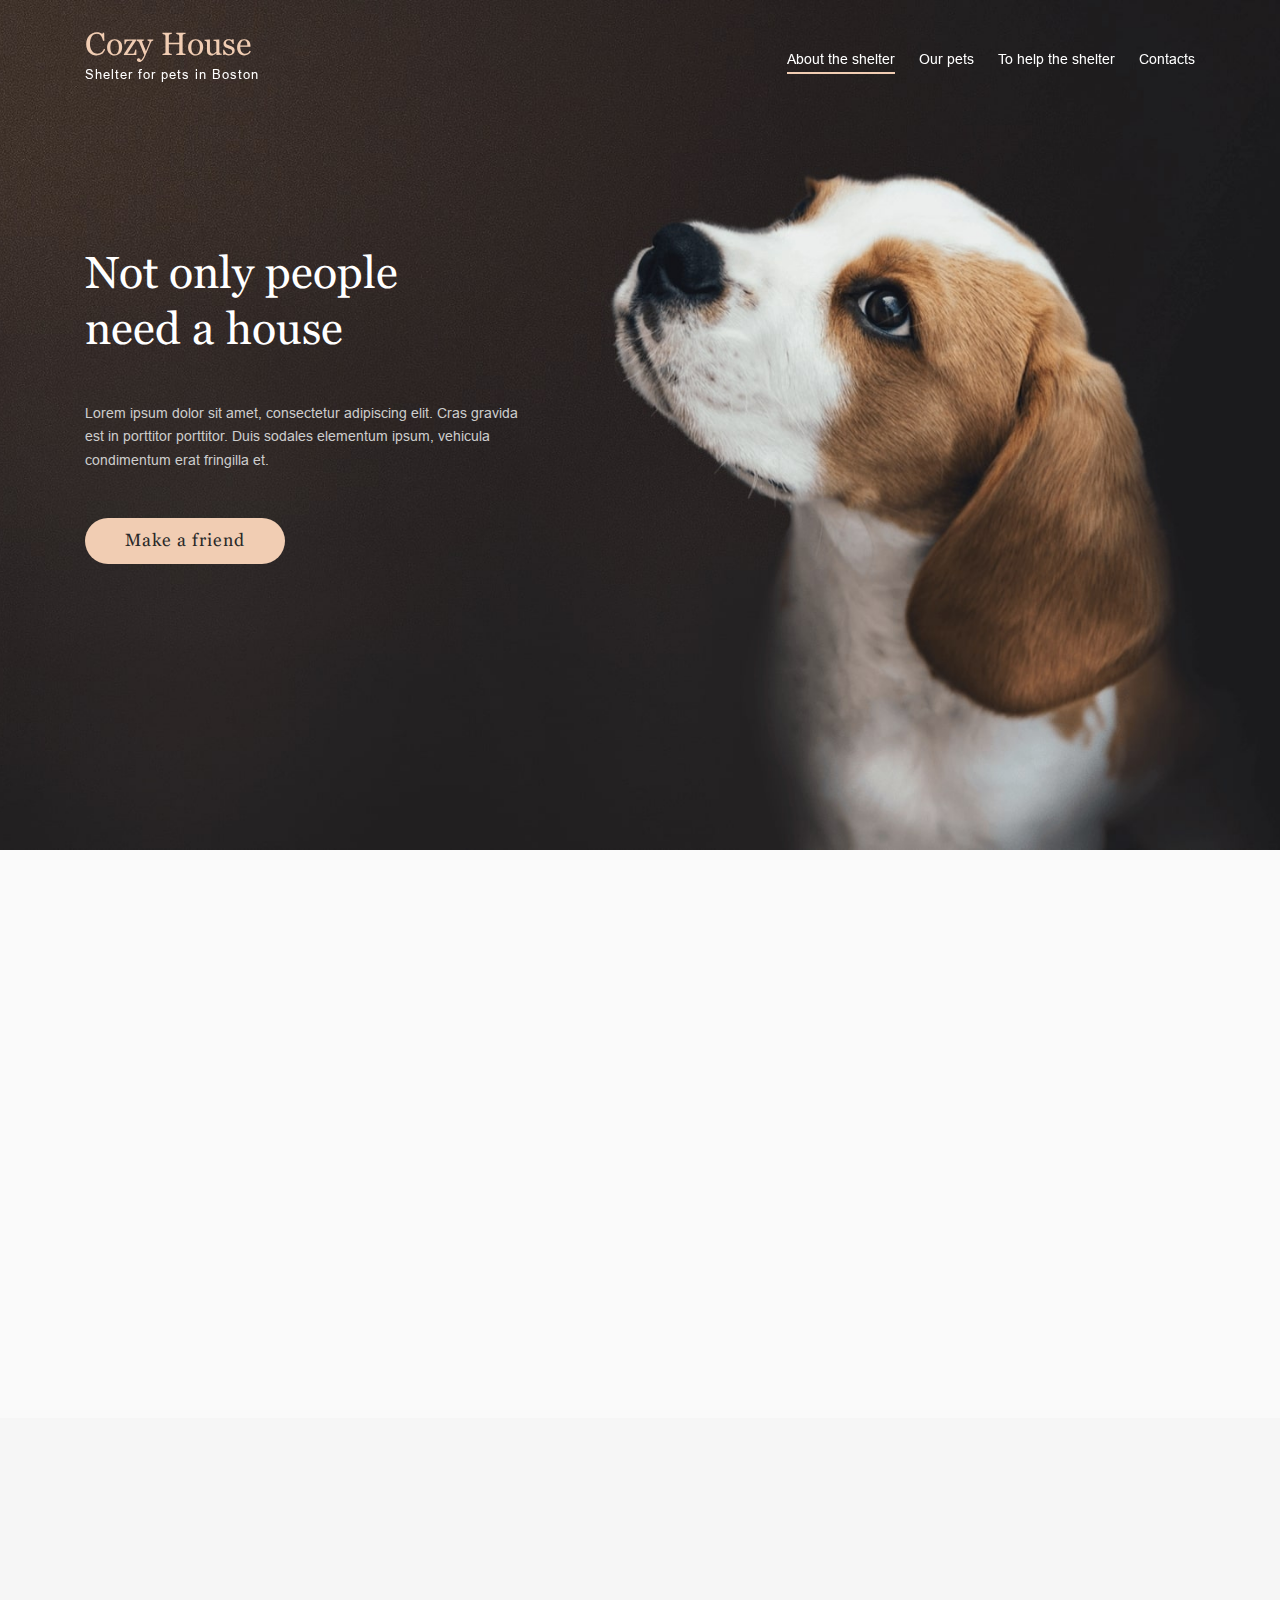
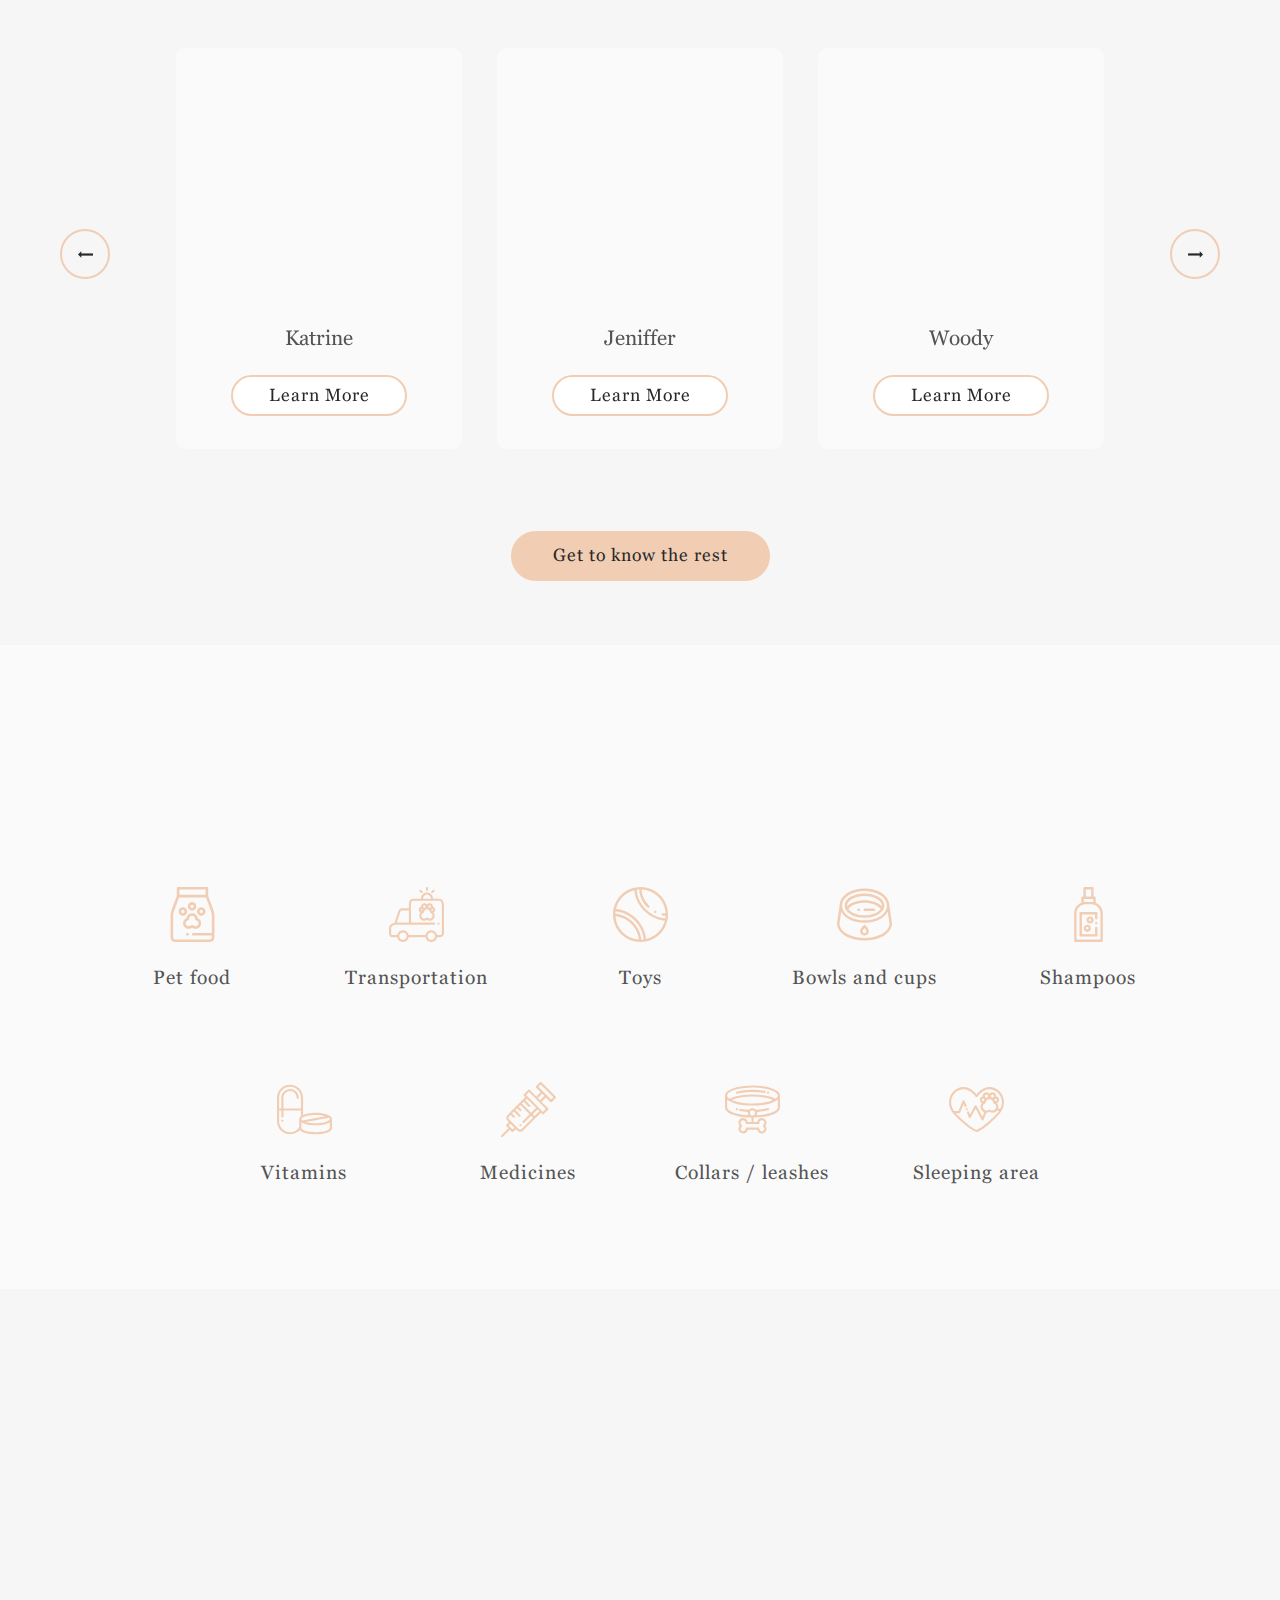
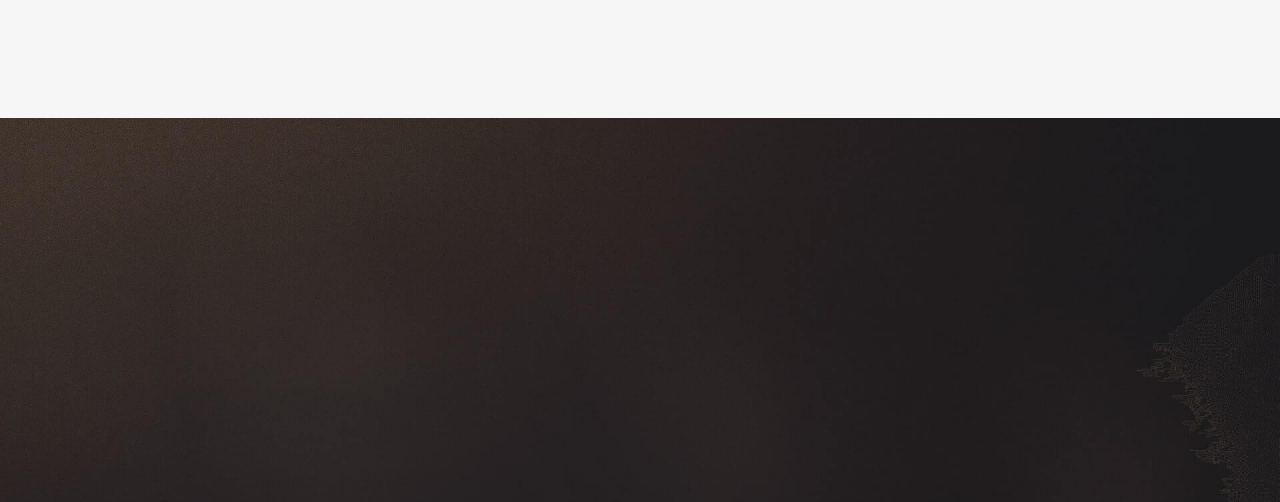
<file: index.html>
<!DOCTYPE html>
<html lang="en">

<head>

	<meta charset="utf-8">
	<!-- <base href="/"> -->

	<title>Cozy House</title>
	<meta name="description" content="">

	<meta http-equiv="X-UA-Compatible" content="IE=edge">
	<meta name="viewport" content="width=device-width, initial-scale=1, maximum-scale=1">

	<!-- Template Basic Images Start -->
	<meta property="og:image" content="path/to/image.jpg">
	<link rel="icon" href="img/favicon/favicon.ico">
	<link rel="apple-touch-icon" sizes="180x180" href="img/favicon/apple-touch-icon-180x180.png">
	<!-- Template Basic Images End -->

	<!-- Custom Browsers Color Start -->
	<meta name="theme-color" content="#000">
	<!-- Custom Browsers Color End -->

	<link rel="stylesheet" href="css/main.min.css">

</head>

<body>

	<!-- Custom HTML -->

	<header class="header" style="background-image:url(img/main-bg.jpg);">
		<div class="head">
			<div class="container">
				<div class="row">
					<div class="col">
						<a href="index.html" class="logo">
							<div class="logo__name">Cozy House</div>
							<div class="logo__text">Shelter for pets in Boston</div>
						</a>
					</div>
					<div class="col">
						<nav class="main-nav">
							<ul class="main-nav__items">
								<li class="main-nav__item"><a class="main-nav__link active" href="#about">About the shelter</a></li>
								<li class="main-nav__item"><a class="main-nav__link" href="#our-pets">Our pets</a></li>
								<li class="main-nav__item"><a class="main-nav__link" href="#help">To help the shelter</a></li>
								<li class="main-nav__item"><a class="main-nav__link" href="#contacts">Contacts</a></li>
							</ul>
						</nav>
						<div class="col-xs-show col-sm-show menu-mobile">
							<div class="wrapper">
								<button class="bt-menu-mobile">
									<span class="top"></span>
									<span class="middle"></span>
									<span class="bottom"></span>
								</button>
							</div>
							<div class="wrapper-menu-mobile">
								<div class="wrapper">
									<button class="bt-fechar-menu"><span class="">X</span></button>
								</div>
								<div class="block-menu-mobile"></div>
							</div>
						</div>
					</div>
				</div>
			</div>
		</div>
		<div class="container">
			<div class="row">
				<div class="col">
					<div class="main-text">
						<h1 class="main-text__title">Not only people <br>
							need a house</h1>
						<p class="main-text__small">
							Lorem ipsum dolor sit amet, consectetur adipiscing elit. Cras gravida est in porttitor
							porttitor. Duis sodales
							elementum ipsum, vehicula condimentum erat fringilla et.
						</p>
						<a href="#" class="main-text__btn btn">Make a friend</a>
					</div>
				</div>
			</div>
		</div>
		</div>
	</header>

	<section id="about">
		<div class="container">
			<div class="row">
				<div class="col-lg-6 order-2 order-lg-1">
					<div class="sect-img">
						<img class="lazy"
							src="[data-uri]"
							data-src="img/pets.png" alt="">
					</div>
				</div>
				<div class="col-lg-6 order-1 order-lg-2">
					<div class="sect-text">
						<h3 class="sect-text__title">About the shelter<br>
							“Cozy House”</h3>
						<p class="sect-text__text">Lorem ipsum dolor sit amet, consectetur adipiscing elit. Fusce
							efficitur blandit condimentum. Proin accumsan
							lorem vel gravida fringilla. Suspendisse potenti. Mauris ut pulvinar nunc.</p>
						<p class="sect-text__text">Donec consectetur, diam in porta tempus, urna ligula vestibulum nibh,
							ac ornare felis justo nec leo. Praesent
							mattis nibh quis
							ultrices pharetra. Morbi tempus at ante sit amet tristique.
							Maecenas dignissim justo orci, in laoreet urna dapibus nec. Praesent quis tortor faucibus,
							tristique ante vitae,
							dignissim
							lorem. Sed at ligula et sem mattis gravida ac vel erat. </p>
					</div>
				</div>
			</div>
		</div>
	</section>

	<section id="our-pets" class="section-slider">
		<div class="container">
			<div class="row">
				<div class="sect-name">
					<h3 class="sect-name__title">Our friends who<br>
						are looking for a house</h3>
				</div>
			</div>
			<div class="row">
				<div class="col-12">
					<div class="gallery-module">
						<ul class="gallery-slider popup-content">
							<li>
								<div class="slid-content">
									<a href="#" class="slid-item">
										<img class="lazy"
											src="[data-uri]"
											data-src="img/pet1.jpg" alt="">
										<div class="name-pets">Katrine</div>
										<button class="btn btn-pets">Learn More</button>
									</a>
									<div class="hidden">
										<div class="slid_descr">
											<div class="modal-box-content">
												<button class="mfp-close" type="button" title="Close (ESC)">
													<?xml version="1.0"?>
													<svg xmlns="http://www.w3.org/2000/svg"
														xmlns:xlink="http://www.w3.org/1999/xlink" version="1.1"
														id="Capa_1" x="0px" y="0px" viewBox="0 0 212.982 212.982"
														style="enable-background:new 0 0 212.982 212.982;"
														xml:space="preserve" width="512px" height="512px" class="">
														<g>
															<g id="Close">
																<path style="fill-rule: evenodd; clip-rule: evenodd;"
																	d="M131.804,106.491l75.936-75.936c6.99-6.99,6.99-18.323,0-25.312   c-6.99-6.99-18.322-6.99-25.312,0l-75.937,75.937L30.554,5.242c-6.99-6.99-18.322-6.99-25.312,0c-6.989,6.99-6.989,18.323,0,25.312   l75.937,75.936L5.242,182.427c-6.989,6.99-6.989,18.323,0,25.312c6.99,6.99,18.322,6.99,25.312,0l75.937-75.937l75.937,75.937   c6.989,6.99,18.322,6.99,25.312,0c6.99-6.99,6.99-18.322,0-25.312L131.804,106.491z"
																	data-original="#000000" class="active-path"
																	data-old_color="fill-rule: evenodd clip-rule: evenodd;#292929"
																	fill="#292929" />
															</g>
														</g>
													</svg>
												</button>
												<div class="slid-wrap">
													<div class="slid-modal-img">
														<img src="img/pet1.jpg" alt="">
													</div>
													<div class="slid-modal-text">
														<div class="slid-modal-name-pets">
															Katrine
														</div>
														<div class="slid-modal-breed">
															Scottish longhair
														</div>
														<p>Lorem ipsum dolor sit amet, consectetur adipiscing elit.
															Fusce efficitur blandit condimentum. Proin accumsan lorem
															vel gra vida fringilla. Suspendisse potenti. Mauris ut
															pulvinar nunc. Donec consectetur, diam in porta tempus, urna
															ligula ves tibulum nibh.</p>
														<nav class="slid-modal-feature-pets">
															<ul>
																<li><span>Age:</span> 5 months</li>
																<li><span>Inoculations:</span> none</li>
																<li><span>Diseases:</span> none</li>
																<li><span>Parasites:</span> none</li>
															</ul>
														</nav>
													</div>
												</div>
											</div>
										</div>
									</div>
								</div>
							</li>
							<li>
								<div class="slid-content">
									<a href="#" class="slid-item">
										<img class="lazy"
											src="[data-uri]"
											data-src="img/pet2.jpg" alt="">
										<div class="name-pets">Jeniffer</div>
										<button class="btn btn-pets">Learn More</button>
									</a>
									<div class="hidden">
										<div class="slid_descr">
											<div class="modal-box-content">
												<button class="mfp-close" type="button" title="Close (ESC)">
													<?xml version="1.0"?>
													<svg xmlns="http://www.w3.org/2000/svg"
														xmlns:xlink="http://www.w3.org/1999/xlink" version="1.1"
														id="Capa_1" x="0px" y="0px" viewBox="0 0 212.982 212.982"
														style="enable-background:new 0 0 212.982 212.982;"
														xml:space="preserve" width="512px" height="512px" class="">
														<g>
															<g id="Close">
																<path style="fill-rule: evenodd; clip-rule: evenodd;"
																	d="M131.804,106.491l75.936-75.936c6.99-6.99,6.99-18.323,0-25.312   c-6.99-6.99-18.322-6.99-25.312,0l-75.937,75.937L30.554,5.242c-6.99-6.99-18.322-6.99-25.312,0c-6.989,6.99-6.989,18.323,0,25.312   l75.937,75.936L5.242,182.427c-6.989,6.99-6.989,18.323,0,25.312c6.99,6.99,18.322,6.99,25.312,0l75.937-75.937l75.937,75.937   c6.989,6.99,18.322,6.99,25.312,0c6.99-6.99,6.99-18.322,0-25.312L131.804,106.491z"
																	data-original="#000000" class="active-path"
																	data-old_color="fill-rule: evenodd clip-rule: evenodd;#292929"
																	fill="#292929" />
															</g>
														</g>
													</svg>
												</button>
												<div class="slid-wrap">
													<div class="slid-modal-img">
														<img src="img/pet2_1.jpg" alt="">
													</div>
													<div class="slid-modal-text">
														<div class="slid-modal-name-pets">
															Jeniffer
														</div>
														<div class="slid-modal-breed">
															Pooch + Labrador
														</div>
														<p>Lorem ipsum dolor sit amet, consectetur adipiscing elit.
															Fusce efficitur blandit condimentum. Proin accumsan lorem
															vel gra vida fringilla. Suspendisse potenti. Mauris ut
															pulvinar nunc. Donec consectetur, diam in porta tempus, urna
															ligula ves tibulum nibh.</p>
														<nav class="slid-modal-feature-pets">
															<ul>
																<li><span>Age:</span> 2 months</li>
																<li><span>Inoculations:</span> none</li>
																<li><span>Diseases:</span> none</li>
																<li><span>Parasites:</span> none</li>
															</ul>
														</nav>
													</div>
												</div>
											</div>
										</div>
									</div>
								</div>
							</li>
							<li>
								<div class="slid-content">
									<a href="#" class="slid-item popup_content">
										<img class="lazy"
											src="[data-uri]"
											data-src="img/pet3.jpg" alt="">
										<div class="name-pets">Woody</div>
										<button class="btn btn-pets">Learn More</button>
									</a>
									<div class="hidden">
										<div class="slid_descr">
											<div class="modal-box-content">
												<button class="mfp-close" type="button" title="Close (ESC)">
													<?xml version="1.0"?>
													<svg xmlns="http://www.w3.org/2000/svg"
														xmlns:xlink="http://www.w3.org/1999/xlink" version="1.1"
														id="Capa_1" x="0px" y="0px" viewBox="0 0 212.982 212.982"
														style="enable-background:new 0 0 212.982 212.982;"
														xml:space="preserve" width="512px" height="512px" class="">
														<g>
															<g id="Close">
																<path style="fill-rule: evenodd; clip-rule: evenodd;"
																	d="M131.804,106.491l75.936-75.936c6.99-6.99,6.99-18.323,0-25.312   c-6.99-6.99-18.322-6.99-25.312,0l-75.937,75.937L30.554,5.242c-6.99-6.99-18.322-6.99-25.312,0c-6.989,6.99-6.989,18.323,0,25.312   l75.937,75.936L5.242,182.427c-6.989,6.99-6.989,18.323,0,25.312c6.99,6.99,18.322,6.99,25.312,0l75.937-75.937l75.937,75.937   c6.989,6.99,18.322,6.99,25.312,0c6.99-6.99,6.99-18.322,0-25.312L131.804,106.491z"
																	data-original="#000000" class="active-path"
																	data-old_color="fill-rule: evenodd clip-rule: evenodd;#292929"
																	fill="#292929" />
															</g>
														</g>
													</svg>
												</button>
												<div class="slid-wrap">
													<div class="slid-modal-img">
														<img src="img/pet3.jpg" alt="">
													</div>
													<div class="slid-modal-text">
														<div class="slid-modal-name-pets">
															Woody
														</div>
														<div class="slid-modal-breed">
															Labrador
														</div>
														<p>Lorem ipsum dolor sit amet, consectetur adipiscing elit.
															Fusce efficitur blandit condimentum. Proin accumsan lorem
															vel gra vida fringilla. Suspendisse potenti. Mauris ut
															pulvinar nunc. Donec consectetur, diam in porta tempus, urna
															ligula ves tibulum nibh.</p>
														<nav class="slid-modal-feature-pets">
															<ul>
																<li><span>Age:</span> 1 years</li>
																<li><span>Inoculations:</span> none</li>
																<li><span>Diseases:</span> none</li>
																<li><span>Parasites:</span> none</li>
															</ul>
														</nav>
													</div>
												</div>
											</div>
										</div>
									</div>
								</div>
							</li>
							<li>
								<div class="slid-content">
									<a href="#" class="slid-item popup_content">
										<img class="lazy"
											src="[data-uri]"
											data-src="img/pet9.jpg" alt="">
										<div class="name-pets">Rex</div>
										<button class="btn btn-pets">Learn More</button>
									</a>
									<div class="hidden">
										<div class="slid_descr">
											<div class="modal-box-content">
												<button class="mfp-close" type="button" title="Close (ESC)">
													<?xml version="1.0"?>
													<svg xmlns="http://www.w3.org/2000/svg"
														xmlns:xlink="http://www.w3.org/1999/xlink" version="1.1"
														id="Capa_1" x="0px" y="0px" viewBox="0 0 212.982 212.982"
														style="enable-background:new 0 0 212.982 212.982;"
														xml:space="preserve" width="512px" height="512px" class="">
														<g>
															<g id="Close">
																<path style="fill-rule: evenodd; clip-rule: evenodd;"
																	d="M131.804,106.491l75.936-75.936c6.99-6.99,6.99-18.323,0-25.312   c-6.99-6.99-18.322-6.99-25.312,0l-75.937,75.937L30.554,5.242c-6.99-6.99-18.322-6.99-25.312,0c-6.989,6.99-6.989,18.323,0,25.312   l75.937,75.936L5.242,182.427c-6.989,6.99-6.989,18.323,0,25.312c6.99,6.99,18.322,6.99,25.312,0l75.937-75.937l75.937,75.937   c6.989,6.99,18.322,6.99,25.312,0c6.99-6.99,6.99-18.322,0-25.312L131.804,106.491z"
																	data-original="#000000" class="active-path"
																	data-old_color="fill-rule: evenodd clip-rule: evenodd;#292929"
																	fill="#292929" />
															</g>
														</g>
													</svg>
												</button>
												<div class="slid-wrap">
													<div class="slid-modal-img">
														<img src="img/pet9.jpg" alt="">
													</div>
													<div class="slid-modal-text">
														<div class="slid-modal-name-pets">
															Rex
														</div>
														<div class="slid-modal-breed">
															Jack russell terrier
														</div>
														<p>Lorem ipsum dolor sit amet, consectetur adipiscing elit.
															Fusce efficitur blandit condimentum. Proin accumsan lorem
															vel gra vida fringilla. Suspendisse potenti. Mauris ut
															pulvinar nunc. Donec consectetur, diam in porta tempus, urna
															ligula ves tibulum nibh.</p>
														<nav class="slid-modal-feature-pets">
															<ul>
																<li><span>Age:</span> 3 month</li>
																<li><span>Inoculations:</span> none</li>
																<li><span>Diseases:</span> none</li>
																<li><span>Parasites:</span> none</li>
															</ul>
														</nav>
													</div>
												</div>
											</div>
										</div>
									</div>
								</div>
							</li>
							<li>
								<div class="slid-content">
									<a href="#" class="slid-item popup_content">
										<img class="lazy"
											src="[data-uri]"
											data-src="img/pet10.jpg" alt="">
										<div class="name-pets">Luna</div>
										<button class="btn btn-pets">Learn More</button>
									</a>
									<div class="hidden">
										<div class="slid_descr">
											<div class="modal-box-content">
												<button class="mfp-close" type="button" title="Close (ESC)">
													<?xml version="1.0"?>
													<svg xmlns="http://www.w3.org/2000/svg"
														xmlns:xlink="http://www.w3.org/1999/xlink" version="1.1"
														id="Capa_1" x="0px" y="0px" viewBox="0 0 212.982 212.982"
														style="enable-background:new 0 0 212.982 212.982;"
														xml:space="preserve" width="512px" height="512px" class="">
														<g>
															<g id="Close">
																<path style="fill-rule: evenodd; clip-rule: evenodd;"
																	d="M131.804,106.491l75.936-75.936c6.99-6.99,6.99-18.323,0-25.312   c-6.99-6.99-18.322-6.99-25.312,0l-75.937,75.937L30.554,5.242c-6.99-6.99-18.322-6.99-25.312,0c-6.989,6.99-6.989,18.323,0,25.312   l75.937,75.936L5.242,182.427c-6.989,6.99-6.989,18.323,0,25.312c6.99,6.99,18.322,6.99,25.312,0l75.937-75.937l75.937,75.937   c6.989,6.99,18.322,6.99,25.312,0c6.99-6.99,6.99-18.322,0-25.312L131.804,106.491z"
																	data-original="#000000" class="active-path"
																	data-old_color="fill-rule: evenodd clip-rule: evenodd;#292929"
																	fill="#292929" />
															</g>
														</g>
													</svg>
												</button>
												<div class="slid-wrap">
													<div class="slid-modal-img">
														<img src="img/pet10.jpg" alt="">
													</div>
													<div class="slid-modal-text">
														<div class="slid-modal-name-pets">
															Luna
														</div>
														<div class="slid-modal-breed">
															Brazilian shorthair cat
														</div>
														<p>Lorem ipsum dolor sit amet, consectetur adipiscing elit.
															Fusce efficitur blandit condimentum. Proin accumsan lorem
															vel gra vida fringilla. Suspendisse potenti. Mauris ut
															pulvinar nunc. Donec consectetur, diam in porta tempus, urna
															ligula ves tibulum nibh.</p>
														<nav class="slid-modal-feature-pets">
															<ul>
																<li><span>Age:</span> 3 month</li>
																<li><span>Inoculations:</span> none</li>
																<li><span>Diseases:</span> none</li>
																<li><span>Parasites:</span> none</li>
															</ul>
														</nav>
													</div>
												</div>
											</div>
										</div>
									</div>
								</div>
							</li>
						</ul>
					</div>
					<div class="section-btn">
						<a href="pets.html" class="btn">Get to know the rest</a>
					</div>
				</div>
			</div>
		</div>
	</section>

	<section id="help" class="section-items">
		<div class="container">
			<div class="row">
				<div class="sect-name">
					<h3 class="sect-name__title">Than you can help<br>
						our shelter</h3>
				</div>
			</div>
			<div class="row">
				<div class="s3-items-container">
					<div class="s3-item-wrap">
						<div class="s3-item">
							<span class="s3-svg">
								<?xml version="1.0"?>
								<svg xmlns="http://www.w3.org/2000/svg" xmlns:xlink="http://www.w3.org/1999/xlink"
									version="1.1" id="Layer_1" x="0px" y="0px" viewBox="0 0 512 512"
									style="enable-background:new 0 0 512 512;" xml:space="preserve" width="512px"
									height="512px">
									<g>
										<g>
											<g>
												<g>
													<path
														d="M451.395,217.581L402.286,83.177V12.19c0-6.732-5.459-12.19-12.19-12.19h-268.19c-6.732,0-12.19,5.459-12.19,12.19     v70.986L60.605,217.581c-5.836,15.972-8.795,32.692-8.795,49.699v202.706C51.81,493.152,70.657,512,93.824,512h324.352     c23.167,0,42.014-18.848,42.014-42.014V267.28C460.19,250.274,457.231,233.552,451.395,217.581z M134.095,24.381h243.81v48.762     h-243.81V24.381z M435.81,427.794H263.746c-6.732,0-12.19,5.459-12.19,12.19c0,6.732,5.459,12.19,12.19,12.19H435.81v17.81     c0,9.723-7.91,17.634-17.634,17.634H93.824c-9.723,0-17.633-7.91-17.633-17.634V267.28c0-14.143,2.461-28.049,7.314-41.332     L130.43,97.524H381.57l46.925,128.424c4.853,13.283,7.314,27.19,7.314,41.332V427.794z"
														data-original="#000000" class="active-path"
														data-old_color="#f1cdb3" fill="#f1cdb3" />
													<path
														d="M303.931,288.469c-3.98-24.984-25.678-44.143-51.767-44.143c-26.089,0-47.787,19.159-51.767,44.143     c-20.625,8.481-34.119,29.616-32.377,52.573c1.943,25.581,22.705,46.303,48.291,48.204c9.883,0.736,19.697-1.297,28.383-5.879     c4.748-2.501,10.194-2.503,14.938,0.001c7.528,3.969,15.901,6.025,24.435,6.025c1.312,0,2.631-0.049,3.947-0.146     c25.588-1.9,46.349-22.623,48.293-48.204C338.05,318.085,324.556,296.95,303.931,288.469z M311.996,339.195     c-1.037,13.658-12.122,24.722-25.786,25.737c-5.313,0.402-10.572-0.686-15.203-3.131c-5.899-3.111-12.37-4.667-18.842-4.667     c-6.472,0-12.943,1.556-18.842,4.667c-4.631,2.443-9.879,3.53-15.204,3.131c-13.663-1.014-24.749-12.078-25.785-25.737     c-1.065-14.023,8.452-26.77,22.135-29.652c5.733-1.207,9.796-6.322,9.677-12.18l-0.02-0.617     c0-15.461,12.577-28.038,28.038-28.038s28.038,12.577,28.038,27.994l-0.019,0.661c-0.121,5.859,3.942,10.973,9.677,12.18     C303.545,312.425,313.061,325.172,311.996,339.195z"
														data-original="#000000" class="active-path"
														data-old_color="#f1cdb3" fill="#f1cdb3" />
													<path
														d="M252.165,219.947c21.847,0,39.619-17.772,39.619-39.619s-17.772-39.619-39.619-39.619s-39.619,17.773-39.619,39.619     S230.32,219.947,252.165,219.947z M252.165,165.09c8.403,0,15.238,6.835,15.238,15.238s-6.835,15.238-15.238,15.238     c-8.403,0-15.238-6.835-15.238-15.238S243.763,165.09,252.165,165.09z"
														data-original="#000000" class="active-path"
														data-old_color="#f1cdb3" fill="#f1cdb3" />
													<path
														d="M206.451,227.465c0-21.847-17.773-39.619-39.619-39.619s-39.619,17.773-39.619,39.619s17.772,39.619,39.619,39.619     S206.451,249.311,206.451,227.465z M166.832,242.703c-8.403,0-15.238-6.835-15.238-15.238s6.835-15.238,15.238-15.238     s15.238,6.835,15.238,15.238S175.234,242.703,166.832,242.703z"
														data-original="#000000" class="active-path"
														data-old_color="#f1cdb3" fill="#f1cdb3" />
													<path
														d="M337.498,187.845c-21.847,0-39.619,17.773-39.619,39.619s17.774,39.619,39.619,39.619     c21.847,0,39.619-17.772,39.619-39.619S359.345,187.845,337.498,187.845z M337.498,242.703c-8.403,0-15.238-6.835-15.238-15.238     s6.836-15.238,15.238-15.238c8.403,0,15.238,6.835,15.238,15.238S345.901,242.703,337.498,242.703z"
														data-original="#000000" class="active-path"
														data-old_color="#f1cdb3" fill="#f1cdb3" />
													<path
														d="M210.717,427.794h-2.96c-6.732,0-12.19,5.459-12.19,12.19c0,6.732,5.459,12.19,12.19,12.19h2.96     c6.732,0,12.19-5.459,12.19-12.19C222.908,433.253,217.45,427.794,210.717,427.794z"
														data-original="#000000" class="active-path"
														data-old_color="#f1cdb3" fill="#f1cdb3" />
												</g>
											</g>
										</g>
									</g>
								</svg>
							</span>
							<span class="s3-item-text">Pet food</span>
						</div>
					</div>
					<div class="s3-item-wrap">
						<div class="s3-item">
							<span class="s3-svg">
								<?xml version="1.0"?>
								<svg xmlns="http://www.w3.org/2000/svg" xmlns:xlink="http://www.w3.org/1999/xlink"
									version="1.1" id="Capa_1" x="0px" y="0px" viewBox="0 0 512 512"
									style="enable-background:new 0 0 512 512;" xml:space="preserve" width="512px"
									height="512px">
									<g>
										<g>
											<g>
												<path
													d="M469.772,108.472h-59.929v-1.724c0-31-25.22-56.22-56.22-56.22s-56.22,25.22-56.22,56.22v1.724h-70.381    c-23.174,0-42.027,18.854-42.027,42.027v47.483h-63.029c-15.036,0-28.401,9.005-34.048,22.941    c-0.082,0.204-0.158,0.411-0.228,0.62L51.329,331.682c-0.33,0.196-0.751,0.428-1.275,0.69c-0.002,0.001-0.004,0.001-0.006,0.002    c-2.079,1.038-5.962,2.618-12.654,4.253c-21.898,5.347-37.193,24.828-37.193,47.377v52.039c0,17.424,14.175,31.6,31.599,31.6    l44.58,0.001C81.087,492.853,103.24,512,129.794,512c26.553,0,48.706-19.147,53.414-44.355l157.223,0.003    c4.708,25.207,26.86,44.352,53.413,44.352c26.552,0,48.704-19.144,53.413-44.351l28.311,0.001    c21.671,0,36.231-14.561,36.231-36.231V171.35C511.799,114.599,482.408,108.472,469.772,108.472z M317.403,106.748    c0-19.972,16.248-36.22,36.22-36.22c19.972,0,36.22,16.248,36.22,36.22v1.724h-72.44V106.748z M106.567,228.164    c2.634-6.195,8.646-10.182,15.398-10.182h63.029v113.339H72.51L106.567,228.164z M129.794,492    c-18.941,0-34.351-15.409-34.351-34.351c0-0.234,0.013-0.465,0.018-0.699c0.007-0.357,0.009-0.715,0.027-1.07    c0.003-0.056,0.01-0.111,0.013-0.167c1.008-18.043,16.004-32.415,34.293-32.415c16.55,0,30.404,11.767,33.637,27.373    c0.004,0.02,0.01,0.04,0.014,0.06c0.109,0.529,0.203,1.063,0.287,1.601c0.005,0.03,0.011,0.059,0.016,0.089    c0.06,0.391,0.104,0.786,0.15,1.181c0.021,0.18,0.05,0.357,0.068,0.537c0.031,0.308,0.048,0.621,0.071,0.931    c0.02,0.271,0.048,0.539,0.062,0.811c0.014,0.28,0.014,0.564,0.021,0.846c0.008,0.307,0.023,0.612,0.023,0.921    C164.145,476.591,148.735,492,129.794,492z M393.844,492c-18.941,0-34.351-15.409-34.351-34.351c0-0.447,0.017-0.891,0.034-1.334    c0.005-0.143,0.004-0.289,0.011-0.431c0.017-0.33,0.049-0.655,0.075-0.982c0.02-0.253,0.032-0.509,0.058-0.761    c0.011-0.107,0.029-0.212,0.04-0.318c0.116-1.044,0.273-2.076,0.481-3.089c0.006-0.03,0.014-0.059,0.021-0.089    c3.243-15.593,17.089-27.346,33.631-27.346c4.735,0,9.25,0.963,13.358,2.704c12.325,5.222,20.992,17.441,20.992,31.647    C428.194,476.591,412.785,492,393.844,492z M475.568,447.649l-28.295-0.001c-0.033-0.177-0.076-0.351-0.111-0.528    c-0.066-0.334-0.137-0.665-0.209-0.997c-0.111-0.51-0.228-1.018-0.352-1.523c-0.081-0.329-0.165-0.656-0.252-0.982    c-0.136-0.508-0.281-1.012-0.431-1.514c-0.094-0.312-0.186-0.625-0.284-0.935c-0.167-0.524-0.346-1.043-0.529-1.56    c-0.098-0.277-0.191-0.557-0.294-0.832c-0.222-0.598-0.459-1.189-0.702-1.776c-0.077-0.186-0.147-0.376-0.226-0.561    c-0.331-0.778-0.679-1.547-1.044-2.306c-0.046-0.095-0.096-0.186-0.142-0.28c-0.32-0.654-0.651-1.302-0.996-1.942    c-0.127-0.235-0.262-0.464-0.392-0.697c-0.276-0.494-0.555-0.986-0.847-1.471c-0.158-0.263-0.322-0.521-0.485-0.782    c-0.278-0.446-0.561-0.889-0.851-1.327c-0.178-0.268-0.359-0.532-0.542-0.796c-0.292-0.423-0.59-0.841-0.893-1.255    c-0.191-0.26-0.382-0.519-0.577-0.776c-0.315-0.414-0.638-0.822-0.964-1.226c-0.195-0.241-0.387-0.483-0.586-0.721    c-0.355-0.425-0.72-0.841-1.087-1.255c-0.182-0.204-0.359-0.413-0.544-0.614c-0.458-0.501-0.928-0.99-1.405-1.473    c-0.103-0.104-0.201-0.213-0.305-0.316c-0.589-0.588-1.192-1.163-1.808-1.724c-0.131-0.12-0.268-0.233-0.401-0.352    c-0.482-0.431-0.97-0.858-1.468-1.272c-0.218-0.182-0.443-0.356-0.664-0.534c-0.423-0.34-0.847-0.678-1.279-1.006    c-0.254-0.192-0.511-0.379-0.768-0.566c-0.413-0.302-0.829-0.6-1.251-0.89c-0.272-0.187-0.547-0.371-0.822-0.554    c-0.421-0.279-0.847-0.551-1.276-0.819c-0.28-0.175-0.561-0.348-0.845-0.518c-0.443-0.265-0.891-0.52-1.342-0.772    c-0.277-0.155-0.553-0.313-0.833-0.463c-0.49-0.263-0.987-0.514-1.486-0.762c-0.248-0.124-0.493-0.253-0.743-0.372    c-0.652-0.312-1.313-0.61-1.979-0.896c-0.102-0.044-0.202-0.093-0.305-0.137c-0.772-0.327-1.554-0.634-2.344-0.926    c-0.225-0.083-0.454-0.156-0.681-0.236c-0.566-0.2-1.133-0.397-1.707-0.579c-0.301-0.095-0.605-0.181-0.908-0.271    c-0.509-0.151-1.019-0.3-1.534-0.437c-0.33-0.088-0.662-0.168-0.995-0.25c-0.497-0.122-0.996-0.239-1.498-0.347    c-0.345-0.074-0.69-0.144-1.037-0.212c-0.502-0.098-1.007-0.187-1.514-0.271c-0.347-0.057-0.694-0.115-1.043-0.165    c-0.524-0.076-1.052-0.14-1.581-0.201c-0.335-0.039-0.669-0.081-1.006-0.113c-0.582-0.056-1.169-0.096-1.757-0.134    c-0.287-0.018-0.571-0.044-0.859-0.058c-0.877-0.042-1.759-0.067-2.646-0.067c-0.887,0-1.769,0.025-2.646,0.067    c-0.288,0.014-0.573,0.04-0.86,0.058c-0.587,0.038-1.173,0.078-1.755,0.134c-0.338,0.033-0.672,0.075-1.008,0.114    c-0.528,0.061-1.055,0.125-1.578,0.201c-0.35,0.051-0.699,0.108-1.047,0.166c-0.505,0.084-1.008,0.173-1.509,0.27    c-0.349,0.068-0.696,0.139-1.043,0.213c-0.499,0.108-0.995,0.224-1.489,0.345c-0.336,0.082-0.671,0.164-1.004,0.252    c-0.51,0.135-1.015,0.282-1.519,0.432c-0.308,0.092-0.618,0.179-0.924,0.276c-0.563,0.178-1.118,0.371-1.673,0.567    c-0.238,0.084-0.479,0.161-0.716,0.249c-0.786,0.29-1.564,0.596-2.332,0.921c-0.127,0.054-0.251,0.114-0.378,0.169    c-0.641,0.277-1.277,0.562-1.905,0.862c-0.265,0.127-0.524,0.263-0.787,0.394c-0.482,0.241-0.964,0.483-1.438,0.737    c-0.293,0.157-0.582,0.322-0.872,0.485c-0.436,0.245-0.871,0.492-1.3,0.748c-0.296,0.177-0.588,0.358-0.88,0.54    c-0.415,0.259-0.827,0.523-1.235,0.792c-0.289,0.191-0.576,0.384-0.861,0.58c-0.405,0.279-0.804,0.565-1.201,0.855    c-0.273,0.199-0.547,0.397-0.816,0.601c-0.411,0.312-0.814,0.633-1.216,0.956c-0.242,0.195-0.487,0.385-0.726,0.584    c-0.462,0.385-0.914,0.782-1.363,1.181c-0.167,0.148-0.338,0.291-0.503,0.441c-0.607,0.553-1.201,1.119-1.782,1.699    c-0.147,0.146-0.286,0.3-0.432,0.448c-0.431,0.44-0.859,0.883-1.276,1.338c-0.208,0.228-0.409,0.462-0.613,0.693    c-0.343,0.387-0.684,0.775-1.016,1.172c-0.216,0.259-0.426,0.522-0.637,0.785c-0.308,0.382-0.612,0.766-0.91,1.156    c-0.211,0.277-0.418,0.557-0.624,0.838c-0.286,0.39-0.566,0.784-0.841,1.182c-0.198,0.287-0.395,0.574-0.588,0.865    c-0.273,0.41-0.537,0.826-0.798,1.244c-0.179,0.286-0.36,0.571-0.533,0.86c-0.27,0.449-0.528,0.905-0.784,1.363    c-0.15,0.267-0.305,0.531-0.451,0.802c-0.308,0.57-0.601,1.15-0.888,1.732c-0.081,0.164-0.168,0.323-0.247,0.488    c-0.359,0.746-0.701,1.502-1.027,2.267c-0.099,0.233-0.188,0.471-0.284,0.706c-0.221,0.539-0.439,1.08-0.643,1.628    c-0.114,0.306-0.217,0.616-0.326,0.923c-0.171,0.486-0.339,0.973-0.497,1.465c-0.107,0.334-0.206,0.672-0.307,1.009    c-0.142,0.476-0.279,0.953-0.408,1.434c-0.093,0.348-0.182,0.698-0.269,1.049c-0.119,0.481-0.23,0.965-0.336,1.452    c-0.077,0.353-0.153,0.706-0.223,1.061c-0.033,0.168-0.074,0.333-0.105,0.501l-157.194-0.003    c-0.033-0.173-0.074-0.344-0.108-0.517c-0.067-0.342-0.141-0.681-0.214-1.02c-0.109-0.5-0.223-0.998-0.346-1.493    c-0.084-0.339-0.17-0.677-0.26-1.013c-0.132-0.494-0.273-0.984-0.419-1.472c-0.097-0.326-0.194-0.652-0.297-0.976    c-0.161-0.504-0.333-1.002-0.508-1.499c-0.105-0.298-0.206-0.598-0.316-0.894c-0.207-0.558-0.429-1.108-0.655-1.657    c-0.092-0.226-0.178-0.456-0.274-0.68c-0.327-0.767-0.669-1.525-1.03-2.273c-0.073-0.151-0.153-0.297-0.227-0.447    c-0.294-0.597-0.594-1.19-0.91-1.774c-0.142-0.264-0.294-0.523-0.441-0.784c-0.26-0.463-0.521-0.925-0.794-1.379    c-0.172-0.287-0.351-0.568-0.528-0.851c-0.263-0.421-0.529-0.839-0.803-1.252c-0.192-0.289-0.387-0.574-0.585-0.859    c-0.276-0.399-0.558-0.795-0.844-1.187c-0.205-0.28-0.412-0.56-0.623-0.836c-0.297-0.39-0.601-0.774-0.909-1.155    c-0.212-0.263-0.423-0.528-0.639-0.787c-0.331-0.395-0.671-0.782-1.012-1.168c-0.206-0.232-0.408-0.468-0.617-0.697    c-0.412-0.45-0.836-0.889-1.263-1.325c-0.15-0.153-0.293-0.311-0.445-0.461c-0.58-0.579-1.173-1.144-1.779-1.696    c-0.168-0.154-0.344-0.299-0.514-0.451c-0.445-0.396-0.893-0.789-1.352-1.171c-0.242-0.201-0.49-0.394-0.735-0.591    c-0.398-0.32-0.798-0.639-1.206-0.948c-0.271-0.206-0.547-0.405-0.822-0.606c-0.395-0.288-0.792-0.573-1.195-0.851    c-0.287-0.197-0.576-0.391-0.867-0.583c-0.406-0.268-0.815-0.53-1.228-0.788c-0.294-0.184-0.589-0.366-0.887-0.544    c-0.426-0.255-0.858-0.501-1.292-0.744c-0.292-0.164-0.583-0.33-0.879-0.488c-0.471-0.253-0.949-0.493-1.427-0.732    c-0.266-0.133-0.529-0.271-0.798-0.4c-0.619-0.296-1.247-0.577-1.878-0.851c-0.135-0.059-0.267-0.123-0.403-0.181    c-0.767-0.324-1.544-0.63-2.329-0.92c-0.241-0.089-0.486-0.167-0.729-0.253c-0.55-0.194-1.102-0.386-1.66-0.563    c-0.308-0.098-0.621-0.186-0.932-0.278c-0.502-0.149-1.004-0.295-1.511-0.43c-0.335-0.089-0.672-0.171-1.009-0.253    c-0.493-0.121-0.987-0.236-1.485-0.344c-0.347-0.075-0.695-0.146-1.045-0.214c-0.5-0.097-1.003-0.187-1.508-0.27    c-0.348-0.057-0.696-0.115-1.047-0.166c-0.524-0.076-1.051-0.14-1.579-0.201c-0.335-0.039-0.669-0.081-1.006-0.114    c-0.583-0.056-1.169-0.096-1.757-0.134c-0.287-0.018-0.571-0.044-0.859-0.058c-0.877-0.042-1.758-0.067-2.646-0.067    c-0.887,0-1.768,0.025-2.646,0.067c-0.288,0.014-0.573,0.04-0.86,0.058c-0.587,0.038-1.173,0.078-1.755,0.134    c-0.338,0.033-0.673,0.075-1.009,0.114c-0.527,0.061-1.053,0.125-1.576,0.201c-0.352,0.051-0.701,0.109-1.05,0.166    c-0.504,0.083-1.005,0.172-1.504,0.269c-0.35,0.068-0.7,0.139-1.047,0.214c-0.496,0.107-0.989,0.222-1.481,0.343    c-0.339,0.083-0.679,0.166-1.015,0.255c-0.503,0.134-1.002,0.279-1.5,0.427c-0.314,0.093-0.63,0.183-0.942,0.281    c-0.55,0.174-1.094,0.364-1.637,0.555c-0.251,0.088-0.504,0.169-0.753,0.261c-0.782,0.289-1.556,0.593-2.32,0.916    c-0.155,0.066-0.306,0.139-0.46,0.206c-0.611,0.265-1.219,0.537-1.819,0.824c-0.28,0.134-0.554,0.278-0.832,0.417    c-0.467,0.233-0.933,0.468-1.392,0.714c-0.304,0.163-0.603,0.334-0.904,0.503c-0.424,0.238-0.847,0.478-1.264,0.728    c-0.306,0.183-0.609,0.37-0.912,0.559c-0.403,0.251-0.803,0.508-1.199,0.769c-0.3,0.198-0.598,0.398-0.894,0.602    c-0.392,0.27-0.778,0.547-1.163,0.827c-0.285,0.208-0.572,0.415-0.853,0.629c-0.393,0.299-0.779,0.606-1.164,0.915    c-0.259,0.208-0.521,0.411-0.775,0.624c-0.433,0.36-0.855,0.732-1.276,1.105c-0.196,0.173-0.396,0.341-0.59,0.517    c-0.599,0.547-1.187,1.107-1.761,1.679c-0.178,0.178-0.348,0.364-0.524,0.544c-0.399,0.409-0.796,0.819-1.182,1.24    c-0.225,0.245-0.441,0.498-0.661,0.747c-0.326,0.369-0.651,0.738-0.966,1.116c-0.228,0.272-0.45,0.55-0.672,0.827    c-0.295,0.367-0.587,0.736-0.873,1.111c-0.221,0.29-0.437,0.582-0.652,0.876c-0.275,0.376-0.545,0.756-0.811,1.14    c-0.207,0.299-0.413,0.599-0.614,0.902c-0.263,0.396-0.517,0.797-0.77,1.199c-0.188,0.3-0.377,0.598-0.559,0.902    c-0.259,0.431-0.506,0.869-0.753,1.307c-0.16,0.285-0.325,0.567-0.481,0.855c-0.29,0.538-0.565,1.084-0.837,1.632    c-0.098,0.196-0.202,0.388-0.297,0.586c-0.356,0.74-0.695,1.489-1.018,2.247c-0.11,0.258-0.208,0.521-0.314,0.781    c-0.21,0.515-0.419,1.03-0.613,1.552c-0.119,0.319-0.227,0.642-0.34,0.964c-0.166,0.473-0.33,0.946-0.483,1.424    c-0.11,0.343-0.212,0.689-0.315,1.035c-0.139,0.467-0.274,0.935-0.401,1.407c-0.095,0.355-0.186,0.712-0.275,1.07    c-0.117,0.473-0.226,0.949-0.33,1.428c-0.078,0.36-0.156,0.719-0.227,1.082c-0.032,0.164-0.072,0.326-0.103,0.49l-44.565,0    c-6.396,0-11.599-5.203-11.599-11.6v-52.039c0-13.302,9.021-24.794,21.938-27.947c5.699-1.393,10.594-2.981,14.591-4.735h363.192    c5.522,0,10-4.477,10-10c0-5.522-4.478-10-10-10H204.995V150.499c0-12.145,9.882-22.027,22.027-22.027h242.749    c19.166,0,22.027,26.864,22.027,42.878v260.068h0.001C491.799,445.541,481.629,447.649,475.568,447.649z"
													data-original="#000000" class="active-path" data-old_color="#f1cdb3"
													fill="#f1cdb3" />
											</g>
										</g>
										<g>
											<g>
												<path
													d="M430.798,211.753c0.001-13.128-9.22-24.136-21.523-26.907c0.066-0.691,0.118-1.385,0.138-2.088c0-0.001,0-0.001,0-0.001    c0.229-8.137-2.811-15.872-8.558-21.783c-5.845-6.011-14.008-9.458-22.398-9.458c-10.138,0-19.167,4.933-24.82,12.529    c-5.649-7.596-14.686-12.529-24.847-12.529c-8.315,0-16.422,3.402-22.241,9.336c-5.779,5.892-8.875,13.641-8.717,21.817    c0.014,0.733,0.064,1.458,0.129,2.179c-12.298,2.775-21.513,13.78-21.513,26.905c0,11.107,6.602,20.695,16.084,25.064    c-6.68,8.266-10.578,18.726-10.578,29.785c0,26.116,21.247,47.363,47.363,47.363c8.602,0,17-2.351,24.306-6.721    c7.306,4.37,15.704,6.721,24.306,6.721c26.116,0,47.363-21.247,47.363-47.363c0-11.06-3.898-21.519-10.578-29.785    C424.197,232.448,430.798,222.86,430.798,211.753z M378.457,171.517c3.021,0,5.958,1.239,8.059,3.399    c1.949,2.005,2.98,4.589,2.905,7.278c-0.173,6.131-5.143,11.174-11.08,11.242c-1.63-0.007-3.191-0.353-4.611-1.004    c-0.179-0.083-0.355-0.172-0.535-0.253c-0.898-0.475-1.732-1.08-2.476-1.819c-2.089-2.073-3.233-4.858-3.221-7.844    C367.522,176.451,372.439,171.517,378.457,171.517z M320.826,174.857c2.113-2.154,4.941-3.341,7.963-3.341    c6.036,0,10.952,4.922,10.959,10.971c0.003,3.008-1.17,5.821-3.303,7.922c-0.727,0.717-1.54,1.308-2.409,1.777    c-0.327,0.148-0.646,0.307-0.969,0.462c-1.295,0.534-2.689,0.807-4.113,0.789c-6.019-0.099-11.01-5.102-11.127-11.153    C317.773,179.52,318.839,176.884,320.826,174.857z M296.448,211.754c-0.001-4.184,3.403-7.587,7.585-7.587    c4.184,0,7.587,3.403,7.587,7.587c0,0.859-0.15,1.681-0.414,2.452c-0.25,0.503-0.491,1.011-0.723,1.524    c-1.338,2.162-3.725,3.61-6.449,3.61C299.851,219.34,296.448,215.937,296.448,211.754z M377.929,293.967    c-6.521,0-12.841-2.34-17.796-6.59c-1.873-1.607-4.191-2.409-6.51-2.409c-2.318,0-4.637,0.803-6.51,2.409    c-4.955,4.25-11.275,6.59-17.796,6.59c-15.088,0-27.363-12.275-27.363-27.363c0-11.437,7.211-21.766,17.943-25.701    c3.592-1.316,6.117-4.567,6.506-8.373c0.288-2.822,1.001-5.5,2.06-7.984c0.356-0.677,0.69-1.367,0.99-2.075    c2.657-5.007,6.81-9.053,11.853-11.581c0.435-0.191,0.865-0.392,1.291-0.604c3.378-1.478,7.109-2.296,11.026-2.296    c3.909,0,7.632,0.815,11.005,2.287c0.426,0.211,0.856,0.411,1.291,0.602c5.053,2.527,9.213,6.578,11.874,11.592    c0.3,0.708,0.634,1.398,0.99,2.075c1.059,2.484,1.772,5.162,2.06,7.984c0.389,3.806,2.914,7.057,6.506,8.373    c10.732,3.936,17.943,14.264,17.943,25.701C405.292,281.691,393.017,293.967,377.929,293.967z M403.213,219.34    c-2.724,0-5.111-1.448-6.449-3.61c-0.232-0.513-0.474-1.021-0.723-1.524c-0.264-0.77-0.414-1.593-0.414-2.452    c0-4.184,3.403-7.587,7.587-7.587c4.183,0,7.586,3.403,7.586,7.587C410.799,215.936,407.396,219.34,403.213,219.34z"
													data-original="#000000" class="active-path" data-old_color="#f1cdb3"
													fill="#f1cdb3" />
											</g>
										</g>
										<g>
											<g>
												<path
													d="M469.899,339.42c-0.129-0.64-0.319-1.271-0.569-1.87c-0.25-0.61-0.561-1.19-0.92-1.73c-0.36-0.55-0.78-1.06-1.24-1.52    c-0.46-0.46-0.97-0.88-1.52-1.24c-0.54-0.359-1.119-0.67-1.73-0.92c-0.601-0.25-1.23-0.439-1.87-0.57c-1.29-0.26-2.62-0.26-3.9,0    c-0.64,0.131-1.27,0.32-1.88,0.57c-0.6,0.25-1.18,0.561-1.72,0.92c-0.55,0.36-1.06,0.78-1.52,1.24    c-0.461,0.46-0.881,0.97-1.25,1.52c-0.36,0.54-0.671,1.12-0.91,1.73c-0.25,0.6-0.45,1.23-0.57,1.87c-0.13,0.64-0.2,1.3-0.2,1.95    c0,0.649,0.07,1.31,0.2,1.96c0.12,0.63,0.32,1.26,0.57,1.87c0.25,0.6,0.56,1.18,0.92,1.72c0.359,0.55,0.779,1.06,1.24,1.52    c0.46,0.46,0.97,0.88,1.52,1.25c0.54,0.36,1.12,0.66,1.72,0.91c0.61,0.25,1.24,0.45,1.88,0.57c0.641,0.13,1.301,0.2,1.95,0.2    c0.65,0,1.311-0.07,1.95-0.2c0.64-0.12,1.27-0.32,1.87-0.57c0.61-0.25,1.19-0.55,1.73-0.91c0.551-0.37,1.061-0.79,1.52-1.25    c0.46-0.46,0.88-0.97,1.24-1.52c0.359-0.54,0.67-1.12,0.92-1.72c0.25-0.61,0.439-1.24,0.569-1.87c0.131-0.65,0.2-1.311,0.2-1.96    C470.099,340.72,470.03,340.06,469.899,339.42z"
													data-original="#000000" class="active-path" data-old_color="#f1cdb3"
													fill="#f1cdb3" />
											</g>
										</g>
										<g>
											<g>
												<path
													d="M353.623,0c-5.522,0-10,4.477-10,10v16.74c0,5.523,4.478,10,10,10c5.523,0,10-4.478,10-10V10    C363.623,4.477,359.146,0,353.623,0z"
													data-original="#000000" class="active-path" data-old_color="#f1cdb3"
													fill="#f1cdb3" />
											</g>
										</g>
										<g>
											<g>
												<path
													d="M311.494,38.883l-13.958-10.959c-4.347-3.412-10.631-2.653-14.041,1.69c-3.41,4.344-2.653,10.63,1.69,14.04l13.958,10.959    c1.832,1.438,4.008,2.135,6.169,2.135c2.965,0,5.899-1.313,7.872-3.824C316.595,48.579,315.838,42.293,311.494,38.883z"
													data-original="#000000" class="active-path" data-old_color="#f1cdb3"
													fill="#f1cdb3" />
											</g>
										</g>
										<g>
											<g>
												<path
													d="M423.751,29.613c-3.41-4.344-9.695-5.101-14.041-1.69l-13.958,10.959c-4.344,3.41-5.101,9.696-1.69,14.041    c1.972,2.514,4.907,3.825,7.872,3.825c2.16,0,4.337-0.697,6.169-2.135l13.958-10.959    C426.405,40.244,427.162,33.958,423.751,29.613z"
													data-original="#000000" class="active-path" data-old_color="#f1cdb3"
													fill="#f1cdb3" />
											</g>
										</g>
									</g>
								</svg>
							</span>
							<span class="s3-item-text">Transportation</span>
						</div>
					</div>
					<div class="s3-item-wrap">
						<div class="s3-item">
							<span class="s3-svg">
								<?xml version="1.0"?>
								<svg xmlns="http://www.w3.org/2000/svg" xmlns:xlink="http://www.w3.org/1999/xlink"
									version="1.1" id="Layer_1" x="0px" y="0px" viewBox="0 0 512 512"
									style="enable-background:new 0 0 512 512;" xml:space="preserve" width="512px"
									height="512px">
									<g>
										<g>
											<g>
												<g>
													<path
														d="M437.019,74.98C388.667,26.63,324.38,0,256,0S123.333,26.63,74.981,74.98C26.628,123.333,0,187.619,0,256     s26.628,132.667,74.981,181.02C123.333,485.37,187.62,512,256,512s132.667-26.63,181.019-74.98     C485.372,388.667,512,324.381,512,256S485.372,123.333,437.019,74.98z M90.721,421.278     c-40.337-40.337-64.104-92.825-67.907-149.208l0.003,0.006c6.114,0.209,12.36,0.782,18.674,1.721     c45.254,6.722,90.795,31.043,128.232,68.48c37.437,37.438,61.757,82.978,68.48,128.233c0.933,6.274,1.505,12.484,1.715,18.563     C185.531,485.355,132.205,462.761,90.721,421.278z M262.197,489.542c-0.203-7.316-0.857-14.778-1.976-22.304     c-7.42-49.942-33.969-99.912-74.759-140.702c-40.79-40.79-90.759-67.339-140.703-74.759c-7.565-1.124-15.065-1.781-22.416-1.979     c0.194-7.475,0.738-14.89,1.622-22.229c7.932,0.26,15.992,0.99,24.066,2.189c54.632,8.115,109.029,36.895,153.172,81.037     c44.141,44.14,72.921,98.538,81.037,153.17c1.193,8.034,1.917,16.05,2.182,23.939     C277.04,488.803,269.623,489.347,262.197,489.542z M421.278,421.278c-32.656,32.654-72.648,53.605-114.72,62.859     c-0.365-7.752-1.131-15.595-2.296-23.442c-8.813-59.323-39.823-118.147-87.316-165.641     c-47.495-47.494-106.32-78.502-165.641-87.315c-7.875-1.17-15.746-1.939-23.532-2.302l-0.061,0.05     c9.459-43.151,31.023-82.779,63.01-114.766c31.239-31.239,69.192-51.765,109.256-61.588c0.264,9.053,1.082,18.249,2.453,27.479     c8.812,59.321,39.821,118.146,87.315,165.641c47.494,47.494,106.319,78.502,165.643,87.315c9.256,1.375,18.479,2.197,27.56,2.456     l0.1-0.166C473.022,352.934,451.94,390.617,421.278,421.278z M487.314,289.843c-9.393-0.094-18.993-0.859-28.654-2.294     c-54.634-8.116-109.032-36.895-153.173-81.037s-72.921-98.539-81.036-153.17c-1.429-9.619-2.196-19.177-2.294-28.525     c7.394-1.073,14.83-1.792,22.281-2.157c-0.017,8.935,0.651,18.108,2.032,27.411c7.42,49.943,33.97,99.913,74.76,140.702     c4.346,4.345,11.394,4.345,15.741,0c4.346-4.346,4.346-11.394,0-15.742c-37.437-37.437-61.757-82.977-68.48-128.232     c-1.223-8.237-1.825-16.332-1.806-24.181c56.245,2.55,111.74,25.247,154.595,68.104c41.62,41.62,65.602,96.175,68.212,154.597     c-7.899,0.017-16.016-0.58-24.29-1.809c-6.079-0.903-11.743,3.295-12.645,9.375c-0.904,6.081,3.294,11.741,9.374,12.644     c9.194,1.366,18.264,2.05,27.1,2.05c0.144,0,0.285-0.008,0.429-0.008C489.096,275.068,488.373,282.496,487.314,289.843z"
														data-original="#000000" class="active-path"
														data-old_color="#f1cdb3" fill="#f1cdb3" />
													<path
														d="M393.828,219.947c-2.927,0-5.799,1.181-7.869,3.262c-2.081,2.069-3.261,4.941-3.261,7.868     c0,2.928,1.18,5.799,3.261,7.869c2.07,2.071,4.942,3.261,7.869,3.261s5.799-1.19,7.869-3.261c2.07-2.071,3.261-4.941,3.261-7.869     c0-2.927-1.191-5.799-3.261-7.868C399.627,221.128,396.755,219.947,393.828,219.947z"
														data-original="#000000" class="active-path"
														data-old_color="#f1cdb3" fill="#f1cdb3" />
												</g>
											</g>
										</g>
									</g>
								</svg>
							</span>
							<span class="s3-item-text">Toys</span>
						</div>
					</div>
					<div class="s3-item-wrap">
						<div class="s3-item">
							<span class="s3-svg">
								<?xml version="1.0"?>
								<svg xmlns="http://www.w3.org/2000/svg" xmlns:xlink="http://www.w3.org/1999/xlink"
									version="1.1" id="Layer_1" x="0px" y="0px" viewBox="0 0 512.001 512.001"
									style="enable-background:new 0 0 512.001 512.001;" xml:space="preserve"
									width="512px" height="512px">
									<g>
										<g>
											<g>
												<g>
													<path
														d="M511.873,336.617l-24.401-163.934c-0.395-47.603-29.291-91.743-79.442-121.229     c-41.537-24.419-95.528-37.868-152.029-37.868c-56.503,0-110.495,13.449-152.032,37.868     C53.819,80.94,24.922,125.08,24.528,172.683L0.127,336.617C0.043,337.184,0,337.757,0,338.331     c0,48.204,32.124,92.843,88.136,122.471c45.856,24.255,105.471,37.613,167.865,37.613c62.392,0,122.008-13.358,167.864-37.613     c56.011-29.628,88.136-74.267,88.136-122.471C512,337.757,511.958,337.184,511.873,336.617z M115.77,71.527     c38.014-22.348,87.815-34.656,140.231-34.656c52.415,0,102.216,12.308,140.229,34.656c43.2,25.398,67.978,62.629,67.978,102.144     s-24.777,76.745-67.977,102.144c-38.014,22.348-87.815,34.656-140.23,34.656s-102.217-12.308-140.23-34.656     c-43.2-25.398-67.978-62.629-67.978-102.144S72.57,96.926,115.77,71.527z M412.977,440.219     c-42.562,22.513-98.31,34.911-156.976,34.911c-58.667,0-114.416-12.398-156.977-34.911     c-47.792-25.281-75.348-62.073-75.735-101.056l16.029-107.685c13.352,24.977,35.373,47.192,64.653,64.407     c41.537,24.419,95.528,37.868,152.03,37.868c56.501,0,110.494-13.449,152.03-37.868c29.28-17.215,51.301-39.431,64.653-64.407     l16.029,107.685C488.325,378.147,460.769,414.939,412.977,440.219z"
														data-original="#000000" class="active-path"
														data-old_color="#f1cdb3" fill="#f1cdb3" />
													<path
														d="M256.001,287.18c79.815,0,150.253-30.883,175.271-76.842c6.403-11.747,9.651-24.085,9.651-36.668     c0-31.507-20.064-60.654-56.495-82.071C349.939,71.325,304.33,60.16,256.001,60.16S162.062,71.326,127.574,91.6     c-36.432,21.417-56.496,50.563-56.496,82.071c0,12.584,3.247,24.921,9.648,36.662C105.748,256.297,176.185,287.18,256.001,287.18     z M256.001,263.896c-66.948,0-127.76-24.053-151.419-59.158c23.668-35.085,84.489-59.114,151.419-59.114     s127.752,24.029,151.42,59.115C383.766,239.843,322.951,263.896,256.001,263.896z M94.361,173.671     c0.001-22.917,15.986-44.935,45.012-61.999C170.34,93.469,211.758,83.444,256,83.444c44.241,0,85.661,10.025,116.627,28.229     c29.026,17.063,45.012,39.08,45.012,61.998c0,2.042-0.138,4.079-0.393,6.111C385.137,144.742,323.975,122.34,256,122.34     s-129.136,22.403-161.245,57.442C94.5,177.751,94.361,175.712,94.361,173.671z"
														data-original="#000000" class="active-path"
														data-old_color="#f1cdb3" fill="#f1cdb3" />
													<path
														d="M256,352.958c-3.182,0-6.225,1.303-8.422,3.604c-7.584,7.945-32.325,35.363-32.325,54.606     c0,22.468,18.279,40.747,40.747,40.747c22.468,0,40.747-18.279,40.747-40.747c0-19.243-24.742-46.661-32.325-54.606     C262.225,354.261,259.182,352.958,256,352.958z M256,428.632c-9.629,0-17.463-7.834-17.463-17.463     c0-5.169,8.126-17.658,17.463-28.993c9.338,11.337,17.463,23.824,17.463,28.993C273.463,420.798,265.629,428.632,256,428.632z"
														data-original="#000000" class="active-path"
														data-old_color="#f1cdb3" fill="#f1cdb3" />
													<path
														d="M203.813,200.447h-3.589c-6.43,0-11.642,5.212-11.642,11.642c0,6.43,5.212,11.642,11.642,11.642h3.589     c6.43,0,11.642-5.212,11.642-11.642C215.455,205.659,210.243,200.447,203.813,200.447z"
														data-original="#000000" class="active-path"
														data-old_color="#f1cdb3" fill="#f1cdb3" />
													<path
														d="M341.965,200.447h-83.047c-6.43,0-11.642,5.212-11.642,11.642c0,6.43,5.212,11.642,11.642,11.642h83.047     c6.43,0,11.642-5.212,11.642-11.642C353.607,205.659,348.395,200.447,341.965,200.447z"
														data-original="#000000" class="active-path"
														data-old_color="#f1cdb3" fill="#f1cdb3" />
												</g>
											</g>
										</g>
									</g>
								</svg>
							</span>
							<span class="s3-item-text">Bowls and cups</span>
						</div>
					</div>
					<div class="s3-item-wrap">
						<div class="s3-item">
							<span class="s3-svg">
								<?xml version="1.0"?>
								<svg xmlns="http://www.w3.org/2000/svg" xmlns:xlink="http://www.w3.org/1999/xlink"
									version="1.1" id="Layer_1" x="0px" y="0px" viewBox="0 0 512 512"
									style="enable-background:new 0 0 512 512;" xml:space="preserve" width="512px"
									height="512px">
									<g>
										<g>
											<g>
												<g>
													<path
														d="M322.783,146.615v-46.441c0-6.147-4.983-11.13-11.13-11.13h-8.348V11.13c0-6.147-4.983-11.13-11.13-11.13h-72.348     c-6.147,0-11.13,4.983-11.13,11.13v77.913h-8.348c-6.147,0-11.13,4.983-11.13,11.13v46.441     c-39.087,15.586-66.783,53.816-66.783,98.395v255.86c0,6.147,4.983,11.13,11.13,11.13h244.87c6.147,0,11.13-4.983,11.13-11.13     V245.01C389.565,200.43,361.869,162.2,322.783,146.615z M230.957,22.261h50.087v66.783h-50.087V22.261z M211.478,111.304h89.043     v27.826h-89.043V111.304z M367.304,489.739H144.696V245.01c0-46.108,37.511-83.619,83.618-83.619h55.372     c46.108,0,83.618,37.511,83.618,83.619V489.739z"
														data-original="#000000" class="active-path"
														data-old_color="#f1cdb3" fill="#f1cdb3" />
													<path
														d="M328.348,233.739H183.652c-6.147,0-11.13,4.983-11.13,11.13v205.913c0,6.147,4.983,11.13,11.13,11.13h144.696     c6.147,0,11.13-4.983,11.13-11.13v-69.95c0-6.147-4.983-11.13-11.13-11.13s-11.13,4.983-11.13,11.13v58.82H194.783V256h122.435     v35.232c0,6.147,4.983,11.13,11.13,11.13s11.13-4.983,11.13-11.13V244.87C339.478,238.722,334.495,233.739,328.348,233.739z"
														data-original="#000000" class="active-path"
														data-old_color="#f1cdb3" fill="#f1cdb3" />
													<path
														d="M328.348,324.816c-6.147,0-11.13,4.983-11.13,11.13v1.113c0,6.147,4.983,11.13,11.13,11.13s11.13-4.983,11.13-11.13     v-1.113C339.478,329.799,334.495,324.816,328.348,324.816z"
														data-original="#000000" class="active-path"
														data-old_color="#f1cdb3" fill="#f1cdb3" />
													<path
														d="M244.805,351.157c-18.412,0-33.391,14.979-33.391,33.391c0,18.412,14.979,33.391,33.391,33.391     c18.412,0,33.391-14.979,33.391-33.391C278.196,366.137,263.217,351.157,244.805,351.157z M244.805,395.679     c-6.137,0-11.13-4.993-11.13-11.13s4.993-11.13,11.13-11.13c6.137,0,11.13,4.993,11.13,11.13S250.943,395.679,244.805,395.679z"
														data-original="#000000" class="active-path"
														data-old_color="#f1cdb3" fill="#f1cdb3" />
													<path
														d="M303.287,307.066c0-18.412-14.979-33.391-33.391-33.391c-18.412,0-33.391,14.979-33.391,33.391     c0,18.412,14.979,33.391,33.391,33.391C288.307,340.458,303.287,325.478,303.287,307.066z M269.895,318.197     c-6.137,0-11.13-4.993-11.13-11.13s4.993-11.13,11.13-11.13c6.137,0,11.13,4.993,11.13,11.13S276.034,318.197,269.895,318.197z"
														data-original="#000000" class="active-path"
														data-old_color="#f1cdb3" fill="#f1cdb3" />
												</g>
											</g>
										</g>
									</g>
								</svg>
							</span>
							<span class="s3-item-text">Shampoos</span>
						</div>
					</div>
					<div class="s3-item-wrap">
						<div class="s3-item">
							<span class="s3-svg">
								<?xml version="1.0"?>
								<svg xmlns="http://www.w3.org/2000/svg" xmlns:xlink="http://www.w3.org/1999/xlink"
									version="1.1" id="Capa_1" x="0px" y="0px" viewBox="0 0 512 512"
									style="enable-background:new 0 0 512 512;" xml:space="preserve" width="512px"
									height="512px">
									<g>
										<g>
											<g>
												<path
													d="M463.452,301.391c-27.946-9.511-64.904-14.749-104.064-14.749c-2.448,0-4.887,0.02-7.315,0.061    c-36.43,0.61-70.55,5.771-96.75,14.688c-4.542,1.546-8.658,3.145-12.421,4.781V256V146.374    c0-66.968-54.482-121.451-121.451-121.451S0,79.406,0,146.374V256v109.626c0,66.968,54.482,121.451,121.451,121.451    c21.243,0,42.152-5.568,60.469-16.102c11.549-6.642,21.925-15.173,30.703-25.139c6.381,8.963,19.015,18.431,42.701,26.492    c27.946,9.511,64.903,14.749,104.063,14.749s76.118-5.238,104.064-14.749C503.577,458.672,512,440.979,512,428.541v-83.363    C512,332.74,503.577,315.047,463.452,301.391z M226.777,345.178c0-0.221,0.018-0.442,0.039-0.664    c0.016-0.147,0.035-0.295,0.061-0.446c0.005-0.033,0.012-0.066,0.017-0.099c0.339-1.807,1.426-3.906,3.427-6.181    c0.012-0.014,0.025-0.028,0.038-0.042c0.303-0.343,0.634-0.691,0.979-1.042c0.231-0.232,0.462-0.465,0.709-0.697    c0.095-0.09,0.193-0.181,0.291-0.272c1.676-1.545,3.695-3.097,6.025-4.615c0.04-0.026,0.074-0.058,0.113-0.084    c5.467-3.551,13.07-7.233,23.292-10.712c25.926-8.823,60.595-13.683,97.62-13.683c33.735,0.001,65.49,4.046,90.481,11.437    l-214.01,39.437c-6.425-4.73-9.071-9.113-9.082-12.316V345.178z M222.902,317.534c-7.709,5.906-12.006,11.907-14.184,17.475    c-0.782,1.999-1.285,3.939-1.586,5.802v0.001c-0.073,0.451-0.134,0.897-0.183,1.338c-0.008,0.07-0.016,0.14-0.023,0.21    c-0.041,0.396-0.073,0.789-0.096,1.176c-0.005,0.086-0.012,0.172-0.017,0.258c-0.024,0.467-0.039,0.929-0.039,1.383v75.359    c-18.794,29.197-50.486,46.541-85.323,46.541C65.511,467.077,20,421.566,20,365.626V266h20v54c0,5.523,4.478,10,10,10    s10-4.477,10-10v-54h162.902V317.534z M222.902,246H60v-99.626c0-33.884,27.566-61.451,61.451-61.451s61.451,27.567,61.451,61.451    c0,5.523,4.478,10,10,10c5.523,0,10-4.477,10-10c0-44.912-36.539-81.451-81.451-81.451C76.539,64.923,40,101.462,40,146.374V246    H20v-99.626c0-55.94,45.511-101.451,101.451-101.451s101.451,45.511,101.451,101.451V246z M492,428.541    c0,5.971-9.164,16.063-34.992,24.854c-25.926,8.823-60.595,13.683-97.62,13.683c-37.025,0-71.694-4.859-97.62-13.683    c-25.828-8.79-34.992-18.882-34.992-24.854v-5.123c0-0.005,0.001-0.009,0.001-0.014v-47.819c7.004,4.66,16.29,9.209,28.547,13.38    c27.946,9.511,64.904,14.749,104.064,14.749c39.16,0,76.118-5.238,104.064-14.749c12.257-4.172,21.544-8.72,28.548-13.381V428.541    z M457.008,370.031c-25.926,8.823-60.594,13.683-97.62,13.683c-34.22,0-66.41-4.159-91.561-11.753l214.52-39.531    c6.85,4.897,9.653,9.451,9.653,12.748C492,351.149,482.836,361.241,457.008,370.031z"
													data-original="#000000" class="active-path" data-old_color="#f1cdb3"
													fill="#f1cdb3" />
											</g>
										</g>
										<g>
											<g>
												<path
													d="M57.069,352.62c-0.46-0.46-0.969-0.88-1.519-1.24c-0.54-0.36-1.12-0.67-1.73-0.92c-0.6-0.25-1.229-0.44-1.869-0.57    c-1.29-0.26-2.62-0.26-3.9,0c-0.64,0.13-1.27,0.32-1.88,0.57c-0.601,0.25-1.18,0.56-1.72,0.92c-0.551,0.36-1.061,0.78-1.521,1.24    c-0.46,0.46-0.88,0.97-1.24,1.52c-0.37,0.54-0.67,1.12-0.92,1.73c-0.25,0.6-0.45,1.23-0.569,1.87c-0.131,0.64-0.2,1.3-0.2,1.95    c0,0.66,0.069,1.31,0.2,1.96c0.119,0.64,0.319,1.27,0.569,1.87c0.25,0.6,0.55,1.18,0.92,1.73c0.36,0.54,0.78,1.05,1.24,1.52    c0.46,0.46,0.97,0.87,1.521,1.24c0.54,0.36,1.119,0.67,1.72,0.92c0.61,0.25,1.24,0.44,1.88,0.57c0.64,0.13,1.3,0.19,1.95,0.19    c0.649,0,1.31-0.06,1.95-0.19s1.27-0.32,1.869-0.57c0.61-0.25,1.19-0.56,1.73-0.92c0.55-0.37,1.06-0.78,1.52-1.24    c0.461-0.47,0.881-0.98,1.24-1.52c0.36-0.55,0.67-1.13,0.92-1.73c0.25-0.6,0.45-1.23,0.58-1.87c0.13-0.65,0.19-1.3,0.19-1.96    C60,357.06,58.93,354.48,57.069,352.62z"
													data-original="#000000" class="active-path" data-old_color="#f1cdb3"
													fill="#f1cdb3" />
											</g>
										</g>
									</g>
								</svg>
							</span>
							<span class="s3-item-text">Vitamins</span>
						</div>
					</div>
					<div class="s3-item-wrap">
						<div class="s3-item">
							<span class="s3-svg">
								<?xml version="1.0"?>
								<svg xmlns="http://www.w3.org/2000/svg" xmlns:xlink="http://www.w3.org/1999/xlink"
									version="1.1" id="Capa_1" x="0px" y="0px" viewBox="0 0 511.999 511.999"
									style="enable-background:new 0 0 511.999 511.999;" xml:space="preserve"
									width="512px" height="512px">
									<g>
										<g>
											<g>
												<path
													d="M509.069,135.667L376.333,2.928c-3.905-3.904-10.235-3.904-14.143,0l-35.35,35.348c-1.875,1.875-2.929,4.419-2.929,7.071    s1.054,5.196,2.929,7.071l41.993,41.992l-39.756,39.756l-61.193-61.193c-3.906-3.905-10.237-3.904-14.143,0l-40.605,40.605    c-1.875,1.875-2.929,4.419-2.929,7.071c0,2.652,1.054,5.196,2.929,7.071l12.896,12.896L60.29,306.364    c-15.23,15.23-15.23,40.013,0,55.246l12.725,12.725l-23.332,23.332c-1.876,1.876-2.929,4.419-2.929,7.071    c0,2.652,1.054,5.196,2.929,7.071l18.182,18.183L2.93,494.926c-3.905,3.905-3.905,10.237,0,14.143    c1.953,1.953,4.512,2.929,7.071,2.929s5.119-0.976,7.071-2.929l64.936-64.936l18.183,18.183c1.875,1.875,4.419,2.929,7.071,2.929    c2.652,0,5.196-1.054,7.071-2.929l23.332-23.332l12.725,12.725c7.378,7.378,17.189,11.441,27.623,11.441    c10.434,0,20.245-4.063,27.623-11.441l165.744-165.743l12.896,12.896c1.953,1.953,4.512,2.929,7.071,2.929    c2.56,0,5.118-0.976,7.071-2.929l40.604-40.605c1.875-1.875,2.929-4.419,2.929-7.071c0-2.652-1.054-5.196-2.929-7.071    l-61.193-61.193l39.756-39.756l41.992,41.992c1.953,1.953,4.512,2.929,7.071,2.929c2.56,0,5.118-0.976,7.071-2.929l35.349-35.349    C512.975,145.905,512.975,139.573,509.069,135.667z M211.08,183.859l46.266,46.266c1.953,1.953,4.512,2.929,7.071,2.929    c2.56,0,5.118-0.976,7.071-2.929c3.905-3.905,3.905-10.237,0-14.142l-46.266-46.266l14.953-14.953l86.09,86.09l-45.733,45.733    l-86.091-86.091L211.08,183.859z M107.262,441.102l-18.178-18.177c-0.002-0.002-0.003-0.003-0.005-0.005s-0.003-0.003-0.005-0.005    l-18.178-18.178l16.262-16.26l36.364,36.364L107.262,441.102z M191.492,437.566c-7.432,7.432-19.527,7.433-26.959,0l-90.101-90.1    c-7.433-7.433-7.433-19.528,0-26.96l14.244-14.244l24.624,24.624c1.953,1.953,4.512,2.929,7.071,2.929s5.119-0.976,7.071-2.929    c3.905-3.905,3.905-10.237,0-14.143l-24.624-24.624l16.457-16.458l46.265,46.265c1.953,1.953,4.512,2.929,7.071,2.929    s5.119-0.977,7.071-2.929c3.905-3.905,3.905-10.237,0-14.142l-46.266-46.266l16.458-16.458l24.624,24.624    c1.953,1.953,4.512,2.929,7.071,2.929s5.119-0.976,7.071-2.929c3.905-3.905,3.905-10.237,0-14.143l-24.624-24.624l16.278-16.278    l86.091,86.09l-65.031,65.032c-3.905,3.905-3.905,10.237,0,14.143c1.953,1.953,4.512,2.929,7.071,2.929s5.119-0.977,7.071-2.929    l65.031-65.032l16.826,16.826L191.492,437.566z M311.503,317.557l-16.826-16.828l45.733-45.734l16.826,16.826L311.503,317.557z     M417.809,251.186l-26.462,26.462c-0.002-0.001-156.995-156.995-156.997-156.996l26.462-26.462L417.809,251.186z M363.688,168.78    l-20.469-20.469l39.756-39.757l20.469,20.469L363.688,168.78z M466.651,163.945L348.055,45.348l21.207-21.207l118.596,118.596    L466.651,163.945z"
													data-original="#000000" class="active-path" data-old_color="#f1cdb3"
													fill="#f1cdb3" />
											</g>
										</g>
										<g>
											<g>
												<path
													d="M190.428,398.683c-0.12-0.64-0.32-1.27-0.57-1.87c-0.25-0.61-0.56-1.19-0.92-1.73c-0.36-0.55-0.78-1.06-1.24-1.52    s-0.97-0.88-1.52-1.24c-0.54-0.36-1.12-0.67-1.73-0.92c-0.6-0.25-1.23-0.44-1.87-0.57c-1.29-0.26-2.61-0.26-3.9,0    c-0.64,0.13-1.27,0.32-1.87,0.57c-0.61,0.25-1.19,0.56-1.73,0.92c-0.55,0.36-1.06,0.78-1.52,1.24s-0.88,0.97-1.24,1.52    c-0.36,0.539-0.67,1.12-0.92,1.73c-0.25,0.6-0.45,1.23-0.57,1.87c-0.13,0.64-0.2,1.3-0.2,1.95s0.07,1.31,0.2,1.96    c0.12,0.63,0.32,1.26,0.57,1.87c0.25,0.6,0.56,1.18,0.92,1.72c0.36,0.55,0.78,1.06,1.24,1.52c0.46,0.46,0.97,0.88,1.52,1.25    c0.54,0.36,1.12,0.67,1.73,0.92c0.6,0.25,1.23,0.44,1.87,0.57s1.3,0.19,1.95,0.19s1.31-0.06,1.95-0.19    c0.64-0.13,1.27-0.32,1.87-0.57c0.61-0.25,1.19-0.56,1.73-0.92c0.55-0.37,1.06-0.79,1.52-1.25c0.46-0.46,0.88-0.97,1.24-1.52    c0.36-0.54,0.67-1.12,0.92-1.72c0.25-0.61,0.45-1.24,0.57-1.87c0.13-0.65,0.2-1.31,0.2-1.96    C190.628,399.983,190.558,399.323,190.428,398.683z"
													data-original="#000000" class="active-path" data-old_color="#f1cdb3"
													fill="#f1cdb3" />
											</g>
										</g>
									</g>
								</svg>
							</span>
							<span class="s3-item-text">Medicines</span>
						</div>
					</div>
					<div class="s3-item-wrap">
						<div class="s3-item">
							<span class="s3-svg">
								<?xml version="1.0"?>
								<svg xmlns="http://www.w3.org/2000/svg" xmlns:xlink="http://www.w3.org/1999/xlink"
									version="1.1" id="Capa_1" x="0px" y="0px" viewBox="0 0 512.001 512.001"
									style="enable-background:new 0 0 512.001 512.001;" xml:space="preserve"
									width="512px" height="512px">
									<g>
										<g>
											<g>
												<path
													d="M488.935,85.623c-13.304-10.704-32.065-20.222-55.768-28.288c-47.473-16.157-110.393-25.055-177.169-25.055    S126.303,41.179,78.83,57.335c-23.702,8.066-42.464,17.584-55.768,28.288C7.76,97.937,0,111.523,0,126.002v111.922    c0,14.48,7.76,28.066,23.063,40.379c13.304,10.704,32.065,20.222,55.768,28.288C123.926,321.939,182.963,330.73,246,331.573    v40.125h-34.485c-3.82-20.186-21.591-35.498-42.871-35.498c-24.059,0-43.631,19.573-43.631,43.63    c0,10.46,3.71,20.364,10.274,28.13c-6.564,7.766-10.274,17.671-10.274,28.13c0,24.058,19.572,43.63,43.631,43.63    c21.28,0,39.051-15.313,42.871-35.498h88.971c3.82,20.186,21.591,35.498,42.871,35.498c24.059,0,43.631-19.573,43.631-43.63    c0-10.46-3.71-20.364-10.274-28.13c6.564-7.766,10.274-17.671,10.274-28.13c0-24.058-19.572-43.63-43.631-43.63    c-21.28,0-39.051,15.313-42.871,35.498h-34.485v-40.125c63.037-0.843,122.074-9.634,167.169-24.982    c23.702-8.066,42.464-17.584,55.768-28.288c15.303-12.313,23.063-25.899,23.063-40.379V126.002    C511.998,111.523,504.238,97.937,488.935,85.623z M309.779,391.699c2.748,0,5.375-1.131,7.264-3.127    c1.889-1.996,2.873-4.681,2.721-7.425c-0.023-0.436-0.039-0.874-0.039-1.316c0-13.03,10.601-23.63,23.631-23.63    c13.03,0,23.631,10.601,23.631,23.63c0,7.985-3.998,15.375-10.694,19.77c-2.817,1.849-4.514,4.991-4.514,8.36    c0,3.369,1.696,6.512,4.514,8.36c6.696,4.395,10.694,11.785,10.694,19.77c0,13.03-10.601,23.63-23.631,23.63    c-13.03,0-23.631-10.601-23.631-23.63c0-0.442,0.016-0.88,0.039-1.316c0.152-2.744-0.832-5.429-2.721-7.425    c-1.889-1.996-4.516-3.127-7.264-3.127h-107.56c-2.748,0-5.375,1.131-7.264,3.127c-1.889,1.996-2.873,4.681-2.721,7.425    c0.023,0.436,0.039,0.874,0.039,1.316c0,13.03-10.601,23.63-23.631,23.63c-13.03,0-23.631-10.601-23.631-23.63    c0-7.985,3.998-15.375,10.694-19.77c2.817-1.849,4.514-4.991,4.514-8.36c0-3.369-1.696-6.512-4.514-8.36    c-6.696-4.395-10.694-11.785-10.694-19.77c0-13.03,10.601-23.63,23.631-23.63c13.03,0,23.631,10.601,23.631,23.63    c0,0.442-0.016,0.88-0.039,1.316c-0.152,2.744,0.832,5.429,2.721,7.425c1.889,1.996,4.516,3.127,7.264,3.127H309.779z     M255.999,311.647c-13.281,0-24.086-10.805-24.086-24.086s10.805-24.086,24.086-24.086s24.086,10.805,24.086,24.086    S269.28,311.647,255.999,311.647z M491.998,237.924c0,31.64-79.799,66.557-198.481,72.755c4.16-6.726,6.568-14.645,6.568-23.119    c0-3.151-0.339-6.224-0.97-9.19c38.811-2.545,74.863-8.336,104.935-16.917c5.31-1.516,8.388-7.049,6.872-12.36    c-1.516-5.311-7.047-8.388-12.36-6.872c-30.861,8.806-68.501,14.549-109.101,16.685c-8.092-9.436-20.086-15.431-33.462-15.431    c-13.446,0-25.498,6.058-33.591,15.581c-27.519-1.313-53.67-4.251-77.765-8.784c-5.422-1.023-10.655,2.551-11.676,7.978    c-1.021,5.428,2.551,10.655,7.979,11.677c22.461,4.226,46.596,7.117,71.891,8.647c-0.604,2.903-0.923,5.908-0.923,8.987    c0,8.473,2.408,16.392,6.568,23.119C99.799,304.482,20,269.565,20,237.924v-74.112c0.044,0.038,0.092,0.076,0.136,0.114    c0.944,0.824,1.917,1.643,2.926,2.455c1.304,1.049,2.677,2.084,4.085,3.11c0.007,0.005,0.014,0.01,0.021,0.015    c0.746,0.543,1.507,1.083,2.282,1.62c0.115,0.079,0.231,0.159,0.346,0.238c0.729,0.501,1.468,1,2.222,1.495    c0.152,0.1,0.308,0.2,0.462,0.3c0.761,0.495,1.531,0.989,2.317,1.478c0.112,0.069,0.227,0.139,0.339,0.208    c11.818,7.308,26.44,13.952,43.693,19.824c47.473,16.157,110.392,25.055,177.169,25.055s129.696-8.898,177.169-25.055    c17.255-5.872,31.878-12.517,43.697-19.826c0.111-0.068,0.225-0.137,0.335-0.205c0.787-0.49,1.558-0.984,2.32-1.48    c0.153-0.1,0.308-0.199,0.46-0.298c0.754-0.495,1.494-0.994,2.223-1.495c0.115-0.079,0.231-0.159,0.346-0.238    c0.775-0.537,1.536-1.077,2.282-1.62c0.007-0.005,0.014-0.01,0.021-0.015c1.409-1.026,2.781-2.061,4.085-3.11    c1.01-0.813,1.982-1.632,2.926-2.455c0.044-0.038,0.092-0.076,0.136-0.114V237.924z M64.25,167.57    c8.711-3.982,20.626-8.555,36.464-12.996c43.033-12.066,98.182-18.71,155.285-18.71s112.252,6.645,155.284,18.71    c15.839,4.44,27.755,9.013,36.465,12.996c-41.384,18.443-109.127,32.155-191.749,32.155S105.634,186.012,64.25,167.57z     M491.935,127.468c-0.009,0.121-0.02,0.242-0.032,0.363c-0.044,0.459-0.1,0.918-0.177,1.379c-0.005,0.03-0.008,0.061-0.013,0.091    c-0.084,0.487-0.192,0.976-0.312,1.464c-0.03,0.12-0.061,0.241-0.093,0.361c-0.114,0.432-0.242,0.863-0.384,1.295    c-0.028,0.084-0.054,0.168-0.082,0.251c-0.144,0.42-0.308,0.84-0.478,1.261c-0.084,0.205-0.169,0.409-0.258,0.613    c-0.106,0.243-0.221,0.485-0.336,0.728c-0.23,0.484-0.472,0.966-0.734,1.443c-0.023,0.043-0.046,0.086-0.07,0.128    c-4.161,7.51-12.016,14.079-19.816,19.209c-10.358-5.967-26.97-13.588-52.466-20.737C371.943,122.773,314.878,115.866,256,115.866    c-58.878,0-115.942,6.908-160.685,19.452c-25.495,7.148-42.106,14.769-52.465,20.737c-7.799-5.129-15.654-11.699-19.816-19.209    c-0.024-0.043-0.047-0.086-0.07-0.128c-0.262-0.478-0.504-0.96-0.735-1.445c-0.114-0.242-0.229-0.483-0.334-0.725    c-0.09-0.204-0.175-0.409-0.259-0.614c-0.171-0.42-0.334-0.84-0.478-1.26c-0.029-0.083-0.055-0.168-0.083-0.251    c-0.143-0.432-0.27-0.864-0.384-1.295c-0.032-0.12-0.063-0.24-0.093-0.361c-0.121-0.488-0.228-0.977-0.312-1.464    c-0.005-0.03-0.008-0.061-0.013-0.091c-0.077-0.46-0.133-0.92-0.177-1.379c-0.012-0.121-0.023-0.242-0.032-0.363    C20.026,126.979,20,126.49,20,126.002c0-34.87,96.921-73.722,235.999-73.722s235.999,38.852,235.999,73.722    C491.998,126.49,491.972,126.979,491.935,127.468z"
													data-original="#000000" class="active-path" data-old_color="#f1cdb3"
													fill="#f1cdb3" />
											</g>
										</g>
										<g>
											<g>
												<path
													d="M411.107,97.502c-0.13-0.64-0.319-1.27-0.569-1.87c-0.25-0.6-0.561-1.18-0.92-1.73c-0.36-0.54-0.78-1.06-1.24-1.52    c-0.46-0.46-0.98-0.88-1.521-1.24c-0.55-0.36-1.13-0.67-1.729-0.92c-0.6-0.25-1.23-0.44-1.87-0.57c-1.29-0.26-2.62-0.26-3.91,0    c-0.64,0.13-1.26,0.32-1.87,0.57c-0.6,0.25-1.18,0.56-1.72,0.92c-0.55,0.36-1.06,0.78-1.53,1.24c-0.46,0.46-0.87,0.98-1.239,1.52    c-0.36,0.55-0.671,1.13-0.921,1.73c-0.25,0.6-0.439,1.23-0.569,1.87c-0.13,0.65-0.19,1.3-0.19,1.95c0,0.66,0.061,1.31,0.19,1.96    c0.13,0.64,0.319,1.27,0.569,1.87s0.561,1.18,0.921,1.73c0.369,0.54,0.779,1.05,1.239,1.52c0.471,0.46,0.981,0.87,1.53,1.24    c0.54,0.36,1.12,0.67,1.72,0.92c0.61,0.25,1.231,0.44,1.87,0.57c0.65,0.13,1.311,0.2,1.96,0.2c0.65,0,1.311-0.07,1.95-0.2    c0.64-0.13,1.271-0.32,1.87-0.57c0.6-0.25,1.18-0.56,1.729-0.92c0.54-0.37,1.061-0.78,1.521-1.24c0.46-0.47,0.88-0.98,1.24-1.52    c0.359-0.55,0.67-1.13,0.92-1.73c0.25-0.6,0.439-1.23,0.569-1.87c0.131-0.65,0.2-1.3,0.2-1.96    C411.307,98.801,411.238,98.151,411.107,97.502z"
													data-original="#000000" class="active-path" data-old_color="#f1cdb3"
													fill="#f1cdb3" />
											</g>
										</g>
										<g>
											<g>
												<path
													d="M371.054,82.289c-34.453-6.482-73.668-9.909-113.403-9.909c-54.995,0-108.16,6.528-149.701,18.383    c-5.31,1.516-8.388,7.049-6.872,12.36c1.252,4.395,5.256,7.259,9.61,7.259c0.908,0,1.832-0.124,2.749-0.386    c39.806-11.359,91.021-17.615,144.213-17.615c38.516,0,76.451,3.307,109.705,9.564c5.43,1.019,10.655-2.551,11.677-7.979    C380.054,88.538,376.481,83.312,371.054,82.289z"
													data-original="#000000" class="active-path" data-old_color="#f1cdb3"
													fill="#f1cdb3" />
											</g>
										</g>
										<g>
											<g>
												<path
													d="M120.499,250.812c-0.13-0.64-0.32-1.27-0.57-1.88c-0.25-0.6-0.56-1.18-0.92-1.72c-0.37-0.55-0.78-1.06-1.25-1.52    c-0.46-0.46-0.97-0.88-1.52-1.25c-0.54-0.36-1.12-0.66-1.721-0.91c-0.609-0.25-1.239-0.45-1.87-0.57    c-1.29-0.26-2.619-0.26-3.909,0c-0.641,0.12-1.271,0.32-1.87,0.57c-0.61,0.25-1.19,0.55-1.73,0.91c-0.55,0.37-1.06,0.79-1.52,1.25    c-0.46,0.46-0.88,0.97-1.24,1.52c-0.36,0.54-0.67,1.12-0.92,1.72c-0.25,0.61-0.44,1.24-0.57,1.88c-0.13,0.64-0.2,1.3-0.2,1.95    c0,0.65,0.07,1.31,0.2,1.95c0.13,0.64,0.32,1.27,0.57,1.87c0.25,0.61,0.56,1.19,0.92,1.73c0.36,0.55,0.78,1.059,1.24,1.52    c0.46,0.46,0.97,0.88,1.52,1.24c0.54,0.37,1.12,0.67,1.73,0.92c0.6,0.25,1.229,0.45,1.87,0.57c0.64,0.13,1.3,0.2,1.949,0.2    c0.65,0,1.311-0.07,1.96-0.2c0.631-0.12,1.261-0.32,1.87-0.57c0.601-0.25,1.181-0.55,1.721-0.92c0.55-0.36,1.06-0.78,1.52-1.24    c0.47-0.461,0.88-0.97,1.25-1.52c0.36-0.54,0.67-1.12,0.92-1.73c0.25-0.6,0.44-1.23,0.57-1.87c0.13-0.64,0.189-1.3,0.189-1.95    C120.688,252.111,120.628,251.452,120.499,250.812z"
													data-original="#000000" class="active-path" data-old_color="#f1cdb3"
													fill="#f1cdb3" />
											</g>
										</g>
									</g>
								</svg>
							</span>
							<span class="s3-item-text">Collars / leashes</span>
						</div>
					</div>
					<div class="s3-item-wrap">
						<div class="s3-item">
							<span class="s3-svg">
								<?xml version="1.0"?>
								<svg xmlns="http://www.w3.org/2000/svg" xmlns:xlink="http://www.w3.org/1999/xlink"
									version="1.1" id="Capa_1" x="0px" y="0px" viewBox="0 0 512 512"
									style="enable-background:new 0 0 512 512;" xml:space="preserve" width="512px"
									height="512px">
									<g>
										<g>
											<g>
												<path
													d="M511.765,180.695c-1.898-35.461-16.915-68.76-42.284-93.765c-25.706-25.337-59.251-39.291-94.458-39.291    c-55.689,0-100.817,46.301-118.822,67.877C238.783,93.795,194.949,47.64,136.98,47.64c-35.205,0-68.748,13.954-94.454,39.291    c-25.369,25.005-40.385,58.305-42.283,93.766c-1.887,35.369,7.146,66.127,29.291,99.733    c20.149,30.573,73.033,79.261,112.197,111.666c32.619,26.989,90.87,72.265,114.508,72.265c24.017,0,82.015-45.174,114.451-72.102    c38.863-32.265,91.461-80.914,111.8-111.838C497.392,257.745,514.188,225.919,511.765,180.695z M478.3,247.572h-21.129    c1.606-5.125,2.474-10.574,2.474-16.222c0-13.558-5.103-26.331-13.75-36.088c4.164-1.515,7.984-3.932,11.217-7.158    c5.849-5.838,9.07-13.604,9.07-21.868c0-15.794-11.924-28.849-27.241-30.656c0.207-1.532,0.323-3.093,0.323-4.68    c0-19.233-15.648-34.881-34.881-34.881c-11.525,0-21.758,5.622-28.113,14.264c-6.361-8.573-16.554-14.141-28.025-14.141    c-19.234,0-34.881,15.647-34.881,34.882c0,1.556,0.113,3.086,0.311,4.589c-15.194,1.921-26.985,14.917-26.985,30.623    c0,8.248,3.211,16.003,9.042,21.836c3.238,3.239,7.07,5.666,11.247,7.187c-8.649,9.758-13.753,22.532-13.753,36.091    c0,23.113,14.508,42.89,34.891,50.736l-16.777,42.416l-54.883-103.686c-1.729-3.266-5.118-5.313-8.813-5.321    c-0.008,0-0.017,0-0.025,0c-3.686,0-7.074,2.028-8.815,5.278l-43.604,81.4l-8.954-22.887c-2.012-5.143-7.813-7.679-12.956-5.669    c-5.143,2.012-7.682,7.813-5.669,12.956l16.849,43.066c1.421,3.633,4.825,6.108,8.719,6.339c3.888,0.229,7.566-1.822,9.409-5.261    l44.969-83.948l56.252,106.271c1.74,3.285,5.148,5.321,8.836,5.321c0.184,0,0.368-0.005,0.553-0.016    c3.897-0.215,7.313-2.677,8.748-6.307L348.2,285.69c10.035-0.115,19.806-3.006,28.236-8.291    c8.604,5.394,18.603,8.302,28.855,8.302c16.067,0,30.522-7.013,40.481-18.132h21.208c-0.399,0.62-0.796,1.24-1.205,1.862    c-15.496,23.568-58.843,66.744-107.861,107.439c-59.643,49.517-93.482,67.49-101.675,67.49c-8.026,0-41.748-18.022-101.758-67.674    c-36.965-30.585-70.621-62.415-91.655-86.258h31.927c4.061,0,7.719-2.456,9.256-6.215l32.044-78.353l8.733,22.323    c2.012,5.143,7.814,7.684,12.956,5.669c5.143-2.012,7.681-7.813,5.669-12.956l-17.84-45.6c-1.49-3.808-5.147-6.325-9.236-6.356    c-0.026,0-0.052,0-0.077,0c-4.058,0-7.717,2.454-9.255,6.215l-38.964,95.273H46.915c-0.226-0.334-0.466-0.678-0.681-1.004    c-19.639-29.805-27.664-56.84-26.019-87.661c3.367-62.926,55.747-114.122,116.764-114.122c63.382,0,110.245,69.194,110.705,69.885    c1.826,2.752,4.894,4.424,8.196,4.469c3.284,0.061,6.413-1.544,8.314-4.244c0.493-0.701,50.036-70.109,110.829-70.109    c61.02,0,113.404,51.195,116.771,114.125C493.03,204.87,488.807,225.878,478.3,247.572z M335.759,199.081    c3.592-1.316,6.118-4.567,6.506-8.373c0.399-3.905,1.438-7.594,3.002-10.974c0.032-0.066,0.064-0.132,0.096-0.198    c3.368-7.154,9.109-12.889,16.186-16.274c0.589-0.244,1.173-0.5,1.745-0.775c4.056-1.668,8.494-2.591,13.144-2.591    c4.792,0,9.36,0.979,13.516,2.746c0.334,0.152,0.668,0.306,1.007,0.448c7.199,3.339,13.051,9.096,16.486,16.308    c0.067,0.141,0.135,0.282,0.205,0.422c1.542,3.356,2.565,7.017,2.961,10.888c0.388,3.806,2.914,7.057,6.506,8.373    c13.475,4.94,22.528,17.908,22.528,32.268c0,18.942-15.411,34.353-34.354,34.353c-8.189,0-16.124-2.938-22.344-8.273    c-1.873-1.607-4.192-2.41-6.511-2.41s-4.638,0.804-6.511,2.41c-6.218,5.335-14.153,8.273-22.342,8.273    c-18.943,0-34.354-15.411-34.354-34.353C313.232,216.99,322.284,204.022,335.759,199.081z M309.881,173.93    c-2.055-2.056-3.187-4.789-3.187-7.696c0-5.997,4.879-10.877,10.877-10.877c2.947,0,5.712,1.152,7.785,3.242    c2.018,2.036,3.117,4.718,3.093,7.551c-0.012,1.466-0.314,2.863-0.842,4.142c-0.187,0.383-0.376,0.766-0.555,1.155    c-1.871,3.371-5.43,5.661-9.489,5.664c-0.003,0-0.006,0-0.01,0C314.655,177.111,311.932,175.981,309.881,173.93z M333.369,131.023    c0-8.206,6.676-14.882,14.881-14.882c8.206,0,14.881,6.676,14.881,14.882c-0.001,5.763-3.3,10.76-8.102,13.231    c-0.524,0.223-1.047,0.449-1.562,0.688c-1.626,0.612-3.38,0.962-5.217,0.962C340.044,145.904,333.369,139.228,333.369,131.023z     M389.505,130.899c0-8.205,6.675-14.881,14.881-14.881c8.206,0,14.881,6.676,14.881,14.881c0,8.205-6.676,14.881-14.881,14.881    c-1.877,0-3.667-0.364-5.322-1.001c-0.359-0.163-0.724-0.315-1.086-0.47C392.976,141.909,389.505,136.808,389.505,130.899z     M435.347,177.111c-0.007,0-0.014,0-0.022,0c-4.057-0.007-7.613-2.287-9.488-5.641c-0.187-0.407-0.384-0.806-0.58-1.207    c-0.52-1.269-0.817-2.652-0.828-4.104c-0.021-2.841,1.081-5.527,3.104-7.565c2.071-2.087,4.832-3.236,7.774-3.236    c5.998,0,10.877,4.879,10.877,10.877c0,2.914-1.136,5.654-3.199,7.712C440.94,175.988,438.229,177.111,435.347,177.111z"
													data-original="#000000" class="active-path" data-old_color="#f1cdb3"
													fill="#f1cdb3" />
											</g>
										</g>
										<g>
											<g>
												<path
													d="M175.226,251.259c-0.12-0.64-0.32-1.27-0.57-1.87c-0.25-0.6-0.55-1.18-0.92-1.729c-0.36-0.54-0.78-1.061-1.24-1.521    c-0.46-0.46-0.97-0.87-1.52-1.24c-0.54-0.359-1.12-0.67-1.72-0.92c-0.61-0.25-1.24-0.439-1.88-0.569    c-1.289-0.261-2.61-0.261-3.9,0c-0.64,0.13-1.27,0.319-1.87,0.569c-0.61,0.25-1.19,0.561-1.73,0.92    c-0.55,0.37-1.059,0.78-1.52,1.24c-0.46,0.46-0.88,0.98-1.24,1.521c-0.36,0.55-0.67,1.13-0.92,1.729    c-0.25,0.601-0.44,1.23-0.57,1.87c-0.13,0.65-0.2,1.3-0.2,1.96c0,0.65,0.07,1.311,0.2,1.95c0.13,0.64,0.32,1.27,0.57,1.87    c0.25,0.6,0.56,1.19,0.92,1.73s0.78,1.061,1.24,1.52c0.46,0.46,0.97,0.88,1.52,1.24c0.54,0.359,1.12,0.67,1.73,0.92    c0.6,0.25,1.23,0.439,1.87,0.569c0.64,0.13,1.3,0.2,1.95,0.2c2.63,0,5.21-1.07,7.07-2.93c0.46-0.458,0.88-0.979,1.24-1.519    s0.67-1.13,0.92-1.73c0.25-0.6,0.45-1.23,0.57-1.87c0.13-0.64,0.2-1.3,0.2-1.95C175.426,252.559,175.356,251.91,175.226,251.259z"
													data-original="#000000" class="active-path" data-old_color="#f1cdb3"
													fill="#f1cdb3" />
											</g>
										</g>
									</g>
								</svg>
							</span>
							<span class="s3-item-text">Sleeping area</span>
						</div>
					</div>
				</div>
			</div>
		</div>
	</section>

	<section class="section-donat">
		<div class="container">
			<div class="row">
				<div class="col-lg-6 order-2 order-lg-1 d-flex align-items-end">
					<div class="sect-img">
						<img class="lazy"
							src="[data-uri]"
							data-src="img/pet4.png" alt="">
					</div>
				</div>
				<div class="col-lg-6 order-1 order-lg-2">
					<div class="sect-text">
						<h3 class="sect-text__title">In addition, you <br>
							can make a donation</h3>
						<p class="sect-text__text">Name of the bank / Type of bank account</p>
						<div class="card-wrap">
							<div class="card">
								<div class="card__svg">
									<?xml version="1.0"?>
									<svg xmlns="http://www.w3.org/2000/svg" xmlns:xlink="http://www.w3.org/1999/xlink"
										version="1.1" id="Capa_1" x="0px" y="0px" viewBox="0 0 335.802 335.802"
										style="enable-background:new 0 0 335.802 335.802;" xml:space="preserve"
										class="">
										<g>
											<g>
												<path
													d="M290.821,291.621H44.988C20.18,291.621,0,271.428,0,246.633V89.169c0-24.808,20.18-44.988,44.988-44.988h245.826   c24.795,0,44.988,20.18,44.988,44.988v157.464C335.809,271.434,315.622,291.621,290.821,291.621z M44.988,57.035   c-17.725,0-32.134,14.409-32.134,32.134v157.464c0,17.719,14.409,32.134,32.134,32.134h245.826   c17.719,0,32.134-14.415,32.134-32.134V89.169c0-17.725-14.415-32.134-32.134-32.134C290.814,57.035,44.988,57.035,44.988,57.035z    M231.745,81.971c16.035,0,29.036,12.995,29.036,29.036s-12.995,29.043-29.036,29.043s-29.036-13.001-29.036-29.043   S215.71,81.971,231.745,81.971z M272.228,81.971c16.035,0,29.043,12.995,29.043,29.036s-13.001,29.043-29.043,29.043   c-16.041,0-29.036-13.001-29.036-29.043S256.193,81.971,272.228,81.971z M34.544,216.645h53.529v19.281H34.544V216.645z    M105.606,216.645h53.536v19.281h-53.536V216.645z M176.654,216.645h53.548v19.281h-53.548V216.645z M247.716,216.645h53.548   v19.281h-53.548V216.645z M34.544,81.977h101.191v19.281H34.544V81.977z M34.544,120.236h53.542v19.281H34.544V120.236z"
													data-original="#000000" class="active-path" data-old_color="#000000"
													fill="#292929" />
											</g>
										</g>
									</svg>
								</div>
								<div class="card__numbers">
									8380 2880 8028 8791 7435
								</div>
							</div>
						</div>
						<div class="card-info">
							Legal information and lorem ipsum dolor sit amet, consectetur adipiscing elit. Maecenas a
							ipsum at libero sagittis dignissim sed
							ac diam. Praesent ultrices maximus tortor et vulputate. Interdum
							et malesuada fames ac ante ipsum primis in faucibus.
						</div>
					</div>
				</div>
			</div>
		</div>
	</section>

	<footer id="contacts">
		<div class="container">
			<div class="row">
				<div class="col-12 col-md-6 col-lg-4">
					<div class="footer-title">
						For questions <br>
						and suggestions
					</div>
					<div class="footer-content">
						<a class="footer-content__item" href="mailto:email@shelter.com">
							<div class="footer-content__svg">
								<?xml version="1.0"?>
								<svg xmlns="http://www.w3.org/2000/svg" xmlns:xlink="http://www.w3.org/1999/xlink"
									version="1.1" id="Capa_1" x="0px" y="0px" viewBox="0 0 437.979 437.979"
									style="enable-background:new 0 0 437.979 437.979;" xml:space="preserve"
									width="512px" height="512px">
									<g>
										<g>
											<path
												d="M430.479,78.746H7.5c-4.143,0-7.5,3.358-7.5,7.5v265.487c0,4.142,3.357,7.5,7.5,7.5h422.979c4.143,0,7.5-3.358,7.5-7.5   V86.246C437.979,82.104,434.621,78.746,430.479,78.746z M356.706,240.923c1.173,5.316,2.386,10.813,0.809,13.54   c-1.694,2.927-7.169,4.629-12.463,6.275c-4.177,1.298-8.495,2.641-12.344,4.868c-3.719,2.152-6.936,5.167-10.046,8.083   c-4.282,4.015-8.326,7.806-11.982,7.806c-3.657,0-7.701-3.792-11.982-7.806c-3.11-2.916-6.327-5.932-10.046-8.083   c-3.849-2.227-8.167-3.569-12.344-4.868c-5.294-1.646-10.769-3.348-12.462-6.275c-1.578-2.727-0.365-8.224,0.808-13.541   c0.963-4.364,1.958-8.876,1.958-13.495s-0.995-9.132-1.958-13.496c-1.173-5.316-2.386-10.813-0.808-13.541   c1.693-2.927,7.168-4.629,12.462-6.275c4.177-1.298,8.495-2.641,12.344-4.868c3.719-2.152,6.936-5.167,10.046-8.083   c4.281-4.014,8.325-7.806,11.982-7.806c3.656,0,7.701,3.792,11.982,7.806c3.11,2.916,6.327,5.931,10.046,8.083   c3.849,2.226,8.167,3.569,12.344,4.867c5.294,1.646,10.769,3.348,12.462,6.275c1.578,2.727,0.365,8.224-0.808,13.54   c-0.963,4.364-1.958,8.876-1.958,13.496S355.743,236.559,356.706,240.923z M335.027,172.178c-0.69-0.63-1.391-1.286-2.105-1.955   c-5.638-5.286-12.653-11.864-22.242-11.864s-16.605,6.578-22.242,11.864c-2.607,2.444-5.07,4.753-7.298,6.042   c-2.395,1.385-5.741,2.426-9.285,3.527c-7.671,2.385-16.364,5.087-20.993,13.087c-4.498,7.775-2.563,16.546-0.855,24.284   c0.825,3.743,1.605,7.28,1.605,10.264s-0.78,6.521-1.605,10.264c-1.481,6.711-3.126,14.197-0.605,21.138l-30.416,30.783   L25.452,93.746h387.067L335.027,172.178z M128.116,218.989L15,333.467V104.509L128.116,218.989z M138.659,229.659l74.991,75.895   c1.409,1.426,3.33,2.229,5.335,2.229s3.926-0.803,5.335-2.229l35.009-35.432c3.94,2.261,8.38,3.65,12.526,4.939   c3.544,1.102,6.891,2.142,9.285,3.527c2.228,1.289,4.69,3.598,7.298,6.042c5.637,5.286,12.653,11.864,22.242,11.864   c9.588,0,16.604-6.578,22.242-11.864c2.607-2.445,5.069-4.753,7.298-6.043c1.451-0.84,3.255-1.552,5.238-2.228l67.063,67.872H25.45   L138.659,229.659z M360.965,270.713c3.781-1.982,7.182-4.675,9.533-8.738c4.498-7.775,2.563-16.546,0.855-24.284   c-0.825-3.743-1.605-7.28-1.605-10.264s0.78-6.521,1.605-10.264c1.708-7.738,3.643-16.508-0.856-24.284   c-4.629-8-13.322-10.702-20.993-13.087c-0.235-0.073-0.466-0.145-0.699-0.218l74.174-75.073v228.973L360.965,270.713z"
												data-original="#000000" class="active-path" data-old_color="#f1cdb3"
												fill="#f1cdb3" />
											<path
												d="M310.68,189.242c-21.056,0-38.186,17.13-38.186,38.185s17.13,38.185,38.186,38.185s38.186-17.13,38.186-38.185   S331.735,189.242,310.68,189.242z M310.68,250.612c-12.784,0-23.186-10.401-23.186-23.185s10.401-23.185,23.186-23.185   s23.186,10.401,23.186,23.185S323.464,250.612,310.68,250.612z"
												data-original="#000000" class="active-path" data-old_color="#f1cdb3"
												fill="#f1cdb3" />
										</g>
									</g>
								</svg>

							</div>
							<div class="footer-content__text">email@shelter.com</div>
						</a>
						<a class="footer-content__item" href="tel:136745677554">
							<div class="footer-content__svg">
								<?xml version="1.0"?>
								<svg xmlns="http://www.w3.org/2000/svg" xmlns:xlink="http://www.w3.org/1999/xlink"
									version="1.1" id="Capa_1" x="0px" y="0px" viewBox="0 0 427.922 427.922"
									style="enable-background:new 0 0 427.922 427.922;" xml:space="preserve"
									width="512px" height="512px" class="">
									<g>
										<g>
											<path
												d="M427.345,139.789l-26.06-62.542c-0.902-2.167-2.769-3.786-5.041-4.375l-31.323-8.121   c-91.706-23.776-210.218-23.775-301.92,0l-31.324,8.121c-2.272,0.589-4.139,2.208-5.041,4.375L0.577,139.789   c-0.718,1.722-0.768,3.65-0.141,5.407l10.423,29.186c1.252,3.505,4.882,5.563,8.534,4.832l99.025-19.805   c3.05-0.61,5.406-3.039,5.925-6.105l8.575-50.781c47.199-11.86,114.886-11.86,162.083,0l8.576,50.782   c0.519,3.067,2.875,5.495,5.925,6.105l99.024,19.805c0.494,0.099,0.987,0.147,1.475,0.147c3.114,0,5.977-1.948,7.06-4.979   l10.424-29.186C428.112,143.439,428.062,141.511,427.345,139.789z M22.807,163.235l-5.35-14.981l95.913-20.047l-2.956,17.507   L22.807,163.235z M124.334,89.273c-2.81,0.775-4.915,3.107-5.4,5.981l-2.882,17.068L19.897,132.42l19.152-45.963l27.716-7.186   c89.417-23.182,204.972-23.183,294.393,0l27.716,7.186l19.152,45.963l-96.155-20.098l-2.882-17.068   c-0.485-2.873-2.591-5.206-5.4-5.981C252.491,75.172,175.43,75.172,124.334,89.273z M405.114,163.235l-87.605-17.521l-2.957-17.507   l95.913,20.047L405.114,163.235z"
												data-original="#000000" class="active-path" data-old_color="#f1cdb3"
												fill="#f1cdb3" />
											<path
												d="M356.139,183.878c-0.637-2.865-2.885-5.096-5.755-5.709l-51.079-10.918l-6.431-41.886c-0.562-3.66-3.71-6.362-7.413-6.362   h-20v-9.82c0-4.142-3.357-7.5-7.5-7.5s-7.5,3.358-7.5,7.5v9.82h-73v-9.82c0-4.142-3.357-7.5-7.5-7.5s-7.5,3.358-7.5,7.5v9.82h-20   c-3.702,0-6.852,2.702-7.413,6.362l-6.432,41.886l-51.078,10.918c-2.87,0.613-5.118,2.844-5.755,5.709L37.1,340.159   c-0.118,0.534-0.178,1.079-0.178,1.625v31.719c0,4.142,3.357,7.5,7.5,7.5H383.5c4.143,0,7.5-3.358,7.5-7.5v-31.719   c0-0.546-0.06-1.091-0.178-1.625L356.139,183.878z M85.384,191.83l51.428-10.993c3.047-0.651,5.373-3.117,5.846-6.196l6.24-40.638   h130.127l6.239,40.638c0.473,3.079,2.799,5.545,5.846,6.196l51.429,10.993l31.615,142.454H53.769L85.384,191.83z M126.2,349.284   l-9.661,16.719h-11.401l9.661-16.719H126.2z M143.525,349.284h163.21l-9.661,16.719h-163.21L143.525,349.284z M51.922,349.284   h45.552l-9.661,16.719H51.922V349.284z M314.399,366.003l9.661-16.719H376v16.719H314.399z"
												data-original="#000000" class="active-path" data-old_color="#f1cdb3"
												fill="#f1cdb3" />
											<path
												d="M213.961,320.038c44.388,0,80.5-36.112,80.5-80.5s-36.112-80.5-80.5-80.5s-80.5,36.112-80.5,80.5   S169.573,320.038,213.961,320.038z M213.961,174.038c36.117,0,65.5,29.383,65.5,65.5s-29.383,65.5-65.5,65.5   s-65.5-29.383-65.5-65.5S177.844,174.038,213.961,174.038z"
												data-original="#000000" class="active-path" data-old_color="#f1cdb3"
												fill="#f1cdb3" />
											<path
												d="M213.961,268.091c15.744,0,28.554-12.809,28.554-28.554c0-15.745-12.81-28.554-28.554-28.554   c-15.745,0-28.555,12.809-28.555,28.554C185.406,255.282,198.216,268.091,213.961,268.091z M213.961,225.983   c7.474,0,13.554,6.08,13.554,13.554c0,7.474-6.08,13.554-13.554,13.554s-13.555-6.08-13.555-13.554   C200.406,232.064,206.487,225.983,213.961,225.983z"
												data-original="#000000" class="active-path" data-old_color="#f1cdb3"
												fill="#f1cdb3" />
										</g>
									</g>
								</svg>

							</div>
							<div class="footer-content__text">+13 674 567 75 54</div>
						</a>
					</div>
				</div>
				<div class="col-12 col-md-6 col-lg-4">
					<div class="footer-title">
						We are waiting <br>
						for your visit
					</div>
					<div class="footer-content footer-content-two">
						<div class="footer-content__item">
							<div class="footer-content__svg">
								<?xml version="1.0"?>
								<svg xmlns="http://www.w3.org/2000/svg" xmlns:xlink="http://www.w3.org/1999/xlink"
									version="1.1" id="Capa_1" x="0px" y="0px" viewBox="0 0 512 512"
									style="enable-background:new 0 0 512 512;" xml:space="preserve" width="512px"
									height="512px">
									<g>
										<g>
											<g>
												<g>
													<path
														d="M256,0C161.896,0,85.333,76.563,85.333,170.667c0,28.25,7.063,56.26,20.49,81.104L246.667,506.5     c1.875,3.396,5.448,5.5,9.333,5.5s7.458-2.104,9.333-5.5l140.896-254.813c13.375-24.76,20.438-52.771,20.438-81.021     C426.667,76.563,350.104,0,256,0z M387.51,241.448L256,479.292l-131.458-237.75c-11.698-21.646-17.875-46.156-17.875-70.875     c0-82.344,66.99-149.333,149.333-149.333s149.333,66.99,149.333,149.333C405.333,195.385,399.156,219.896,387.51,241.448z"
														data-original="#000000" class="active-path"
														data-old_color="#f1cdb3" fill="#f1cdb3" />
													<path
														d="M256,85.333c-47.052,0-85.333,38.281-85.333,85.333C170.667,217.719,208.948,256,256,256s85.333-38.281,85.333-85.333     C341.333,123.615,303.052,85.333,256,85.333z M256,234.667c-35.292,0-64-28.708-64-64c0-35.292,28.708-64,64-64s64,28.708,64,64     C320,205.958,291.292,234.667,256,234.667z"
														data-original="#000000" class="active-path"
														data-old_color="#f1cdb3" fill="#f1cdb3" />
												</g>
											</g>
										</g>
									</g>
								</svg>
							</div>
							<div class="footer-content__text">
								Boston, Central Street, 1st <br>
								(Entrance from the store)
							</div>
						</div>
						<div class="footer-content__item">
							<div class="footer-content__svg">
								<?xml version="1.0"?>
								<svg xmlns="http://www.w3.org/2000/svg" xmlns:xlink="http://www.w3.org/1999/xlink"
									version="1.1" id="Capa_1" x="0px" y="0px" viewBox="0 0 512 512"
									style="enable-background:new 0 0 512 512;" xml:space="preserve" width="512px"
									height="512px">
									<g>
										<g>
											<g>
												<g>
													<path
														d="M256,0C161.896,0,85.333,76.563,85.333,170.667c0,28.25,7.063,56.26,20.49,81.104L246.667,506.5     c1.875,3.396,5.448,5.5,9.333,5.5s7.458-2.104,9.333-5.5l140.896-254.813c13.375-24.76,20.438-52.771,20.438-81.021     C426.667,76.563,350.104,0,256,0z M387.51,241.448L256,479.292l-131.458-237.75c-11.698-21.646-17.875-46.156-17.875-70.875     c0-82.344,66.99-149.333,149.333-149.333s149.333,66.99,149.333,149.333C405.333,195.385,399.156,219.896,387.51,241.448z"
														data-original="#000000" class="active-path"
														data-old_color="#f1cdb3" fill="#f1cdb3" />
													<path
														d="M256,85.333c-47.052,0-85.333,38.281-85.333,85.333C170.667,217.719,208.948,256,256,256s85.333-38.281,85.333-85.333     C341.333,123.615,303.052,85.333,256,85.333z M256,234.667c-35.292,0-64-28.708-64-64c0-35.292,28.708-64,64-64s64,28.708,64,64     C320,205.958,291.292,234.667,256,234.667z"
														data-original="#000000" class="active-path"
														data-old_color="#f1cdb3" fill="#f1cdb3" />
												</g>
											</g>
										</g>
									</g>
								</svg>
							</div>
							<div class="footer-content__text">
								London, South Park, 18st
							</div>
						</div>
					</div>
				</div>
				<div class="col-12 col-md-12 col-lg-4">
					<div class="footer-img">
						<img class="lazy"
							src="[data-uri]"
							data-src="img/pet5.png" alt="">
					</div>
				</div>
			</div>
		</div>
	</footer>

	<script src="js/scripts.min.js"></script>

</body>

</html>
</file>
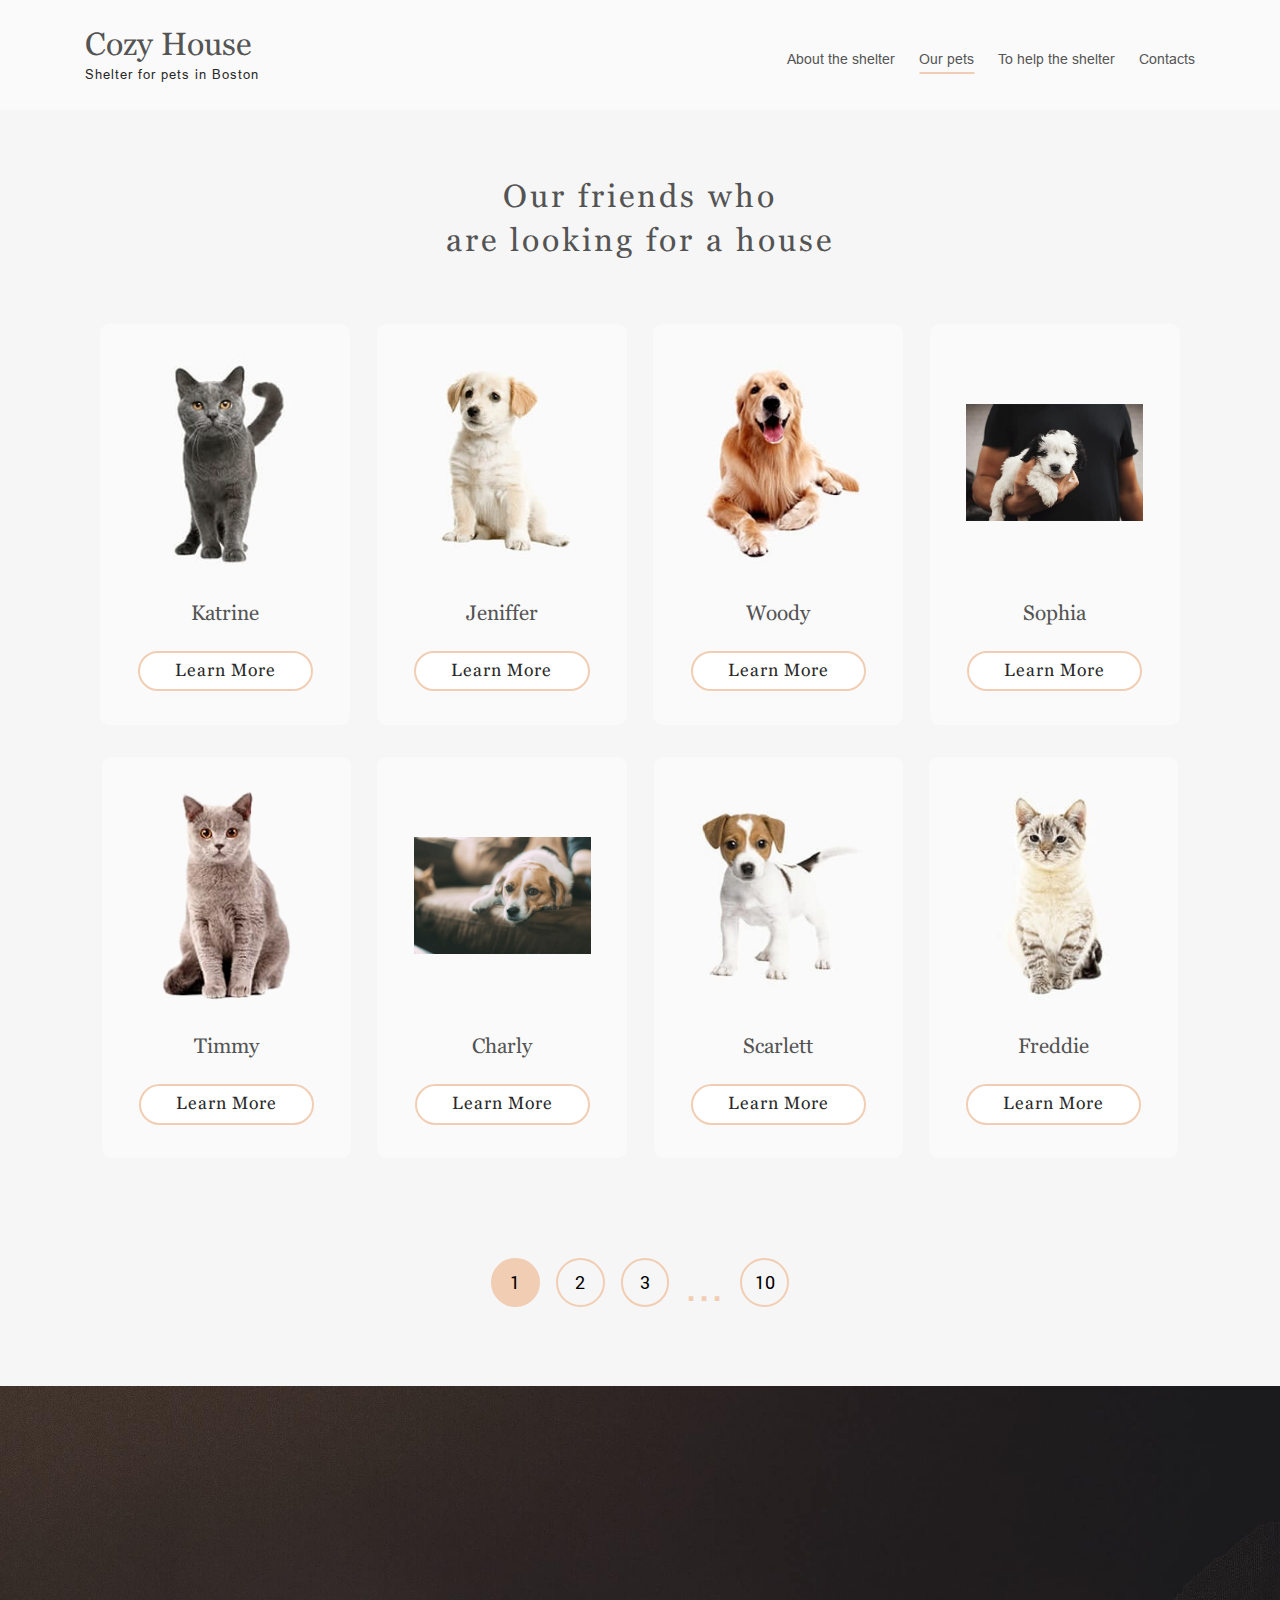
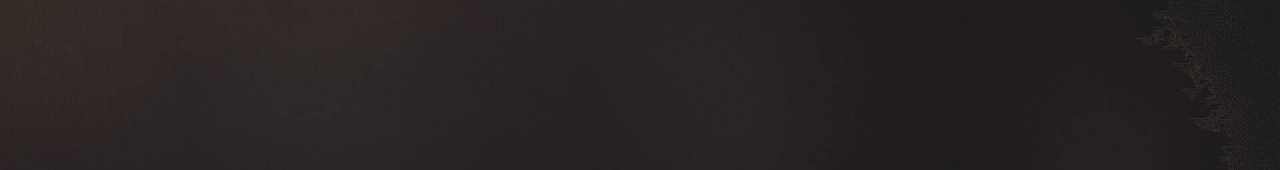
<file: pets.html>
<!DOCTYPE html>
<html lang="en">

<head>

	<meta charset="utf-8">
	<!-- <base href="/"> -->

	<title>Cozy House</title>
	<meta name="description" content="">

	<meta http-equiv="X-UA-Compatible" content="IE=edge">
	<meta name="viewport" content="width=device-width, initial-scale=1, maximum-scale=1">

	<!-- Template Basic Images Start -->
	<meta property="og:image" content="path/to/image.jpg">
	<link rel="icon" href="img/favicon/favicon.ico">
	<link rel="apple-touch-icon" sizes="180x180" href="img/favicon/apple-touch-icon-180x180.png">
	<!-- Template Basic Images End -->

	<!-- Custom Browsers Color Start -->
	<meta name="theme-color" content="#000">
	<!-- Custom Browsers Color End -->

	<link rel="stylesheet" href="css/main.min.css">

</head>

<body id="pets">

	<!-- Custom HTML -->

	<header>
		<div class="head">
			<div class="container">
				<div class="row">
					<div class="col">
						<a href="index.html" class="logo">
							<div class="logo__name">Cozy House</div>
							<div class="logo__text">Shelter for pets in Boston</div>
						</a>
					</div>
					<div class="col">
						<nav class="main-nav">
							<ul class="main-nav__items">
								<li class="main-nav__item"><a class="main-nav__link" href="#">About the shelter</a></li>
								<li class="main-nav__item"><a class="main-nav__link main-nav__link_active" href="/pets.html">Our pets</a></li>
								<li class="main-nav__item"><a class="main-nav__link" href="#">To help the shelter</a></li>
								<li class="main-nav__item"><a class="main-nav__link" href="#">Contacts</a></li>
							</ul>
						</nav>
						<div class="col-xs-show col-sm-show menu-mobile">
							<div class="wrapper">
								<button class="bt-menu-mobile">
									<span class="top"></span>
									<span class="middle"></span>
									<span class="bottom"></span>
								</button>
							</div>
							<div class="wrapper-menu-mobile">
								<div class="wrapper">
									<button class="bt-fechar-menu"><span class="">X</span></button>
								</div>
								<div class="block-menu-mobile"></div>
							</div>
						</div>
					</div>
				</div>
			</div>
		</div>
	</header>

	<section class="section-slider">
		<div class="container">
			<div class="row">
				<div class="sect-name">
					<h3 class="sect-name__title">Our friends who<br>
						are looking for a house</h3>
				</div>
			</div>
			<div class="row">
				<div class="col-12">
					<div class="gallery-module">
						<ul class="popup-content">
							<li>
								<div class="slid-content">
									<a href="#" class="slid-item">
										<img class="lazy"
											src="[data-uri]"
											data-src="img/pet1.jpg" alt="">
										<div class="name-pets">Katrine</div>
										<button class="btn btn-pets">Learn More</button>
									</a>
									<div class="hidden">
										<div class="slid_descr">
											<div class="modal-box-content">
												<button class="mfp-close" type="button" title="Close (ESC)">
													<?xml version="1.0"?>
													<svg xmlns="http://www.w3.org/2000/svg"
														xmlns:xlink="http://www.w3.org/1999/xlink" version="1.1"
														id="Capa_1" x="0px" y="0px" viewBox="0 0 212.982 212.982"
														style="enable-background:new 0 0 212.982 212.982;"
														xml:space="preserve" width="512px" height="512px" class="">
														<g>
															<g id="Close">
																<path style="fill-rule: evenodd; clip-rule: evenodd;"
																	d="M131.804,106.491l75.936-75.936c6.99-6.99,6.99-18.323,0-25.312   c-6.99-6.99-18.322-6.99-25.312,0l-75.937,75.937L30.554,5.242c-6.99-6.99-18.322-6.99-25.312,0c-6.989,6.99-6.989,18.323,0,25.312   l75.937,75.936L5.242,182.427c-6.989,6.99-6.989,18.323,0,25.312c6.99,6.99,18.322,6.99,25.312,0l75.937-75.937l75.937,75.937   c6.989,6.99,18.322,6.99,25.312,0c6.99-6.99,6.99-18.322,0-25.312L131.804,106.491z"
																	data-original="#000000" class="active-path"
																	data-old_color="fill-rule: evenodd clip-rule: evenodd;#292929"
																	fill="#292929" />
															</g>
														</g>
													</svg>
												</button>
												<div class="slid-wrap">
													<div class="slid-modal-img">
														<img src="img/pet1.jpg" alt="">
													</div>
													<div class="slid-modal-text">
														<div class="slid-modal-name-pets">
															Katrine
														</div>
														<div class="slid-modal-breed">
															Scottish longhair
														</div>
														<p>Lorem ipsum dolor sit amet, consectetur adipiscing elit.
															Fusce efficitur blandit condimentum. Proin accumsan lorem
															vel gra vida fringilla. Suspendisse potenti. Mauris ut
															pulvinar nunc. Donec consectetur, diam in porta tempus, urna
															ligula ves tibulum nibh.</p>
														<nav class="slid-modal-feature-pets">
															<ul>
																<li><span>Age:</span> 5 months</li>
																<li><span>Inoculations:</span> none</li>
																<li><span>Diseases:</span> none</li>
																<li><span>Parasites:</span> none</li>
															</ul>
														</nav>
													</div>
												</div>
											</div>
										</div>
									</div>
								</div>
							</li>
							<li>
								<div class="slid-content">
									<a href="#" class="slid-item">
										<img class="lazy"
											src="[data-uri]"
											data-src="img/pet2.jpg" alt="">
										<div class="name-pets">Jeniffer</div>
										<button class="btn btn-pets">Learn More</button>
									</a>
									<div class="hidden">
										<div class="slid_descr">
											<div class="modal-box-content">
												<button class="mfp-close" type="button" title="Close (ESC)">
													<?xml version="1.0"?>
													<svg xmlns="http://www.w3.org/2000/svg"
														xmlns:xlink="http://www.w3.org/1999/xlink" version="1.1"
														id="Capa_1" x="0px" y="0px" viewBox="0 0 212.982 212.982"
														style="enable-background:new 0 0 212.982 212.982;"
														xml:space="preserve" width="512px" height="512px" class="">
														<g>
															<g id="Close">
																<path style="fill-rule: evenodd; clip-rule: evenodd;"
																	d="M131.804,106.491l75.936-75.936c6.99-6.99,6.99-18.323,0-25.312   c-6.99-6.99-18.322-6.99-25.312,0l-75.937,75.937L30.554,5.242c-6.99-6.99-18.322-6.99-25.312,0c-6.989,6.99-6.989,18.323,0,25.312   l75.937,75.936L5.242,182.427c-6.989,6.99-6.989,18.323,0,25.312c6.99,6.99,18.322,6.99,25.312,0l75.937-75.937l75.937,75.937   c6.989,6.99,18.322,6.99,25.312,0c6.99-6.99,6.99-18.322,0-25.312L131.804,106.491z"
																	data-original="#000000" class="active-path"
																	data-old_color="fill-rule: evenodd clip-rule: evenodd;#292929"
																	fill="#292929" />
															</g>
														</g>
													</svg>
												</button>
												<div class="slid-wrap">
													<div class="slid-modal-img">
														<img src="img/pet2_1.jpg" alt="">
													</div>
													<div class="slid-modal-text">
														<div class="slid-modal-name-pets">
															Jeniffer
														</div>
														<div class="slid-modal-breed">
															Pooch + Labrador
														</div>
														<p>Lorem ipsum dolor sit amet, consectetur adipiscing elit.
															Fusce efficitur blandit condimentum. Proin accumsan lorem
															vel gra vida fringilla. Suspendisse potenti. Mauris ut
															pulvinar nunc. Donec consectetur, diam in porta tempus, urna
															ligula ves tibulum nibh.</p>
														<nav class="slid-modal-feature-pets">
															<ul>
																<li><span>Age:</span> 2 months</li>
																<li><span>Inoculations:</span> none</li>
																<li><span>Diseases:</span> none</li>
																<li><span>Parasites:</span> none</li>
															</ul>
														</nav>
													</div>
												</div>
											</div>
										</div>
									</div>
								</div>
							</li>
							<li>
								<div class="slid-content">
									<a href="#" class="slid-item popup_content">
										<img class="lazy"
											src="[data-uri]"
											data-src="img/pet3.jpg" alt="">
										<div class="name-pets">Woody</div>
										<button class="btn btn-pets">Learn More</button>
									</a>
									<div class="hidden">
										<div class="slid_descr">
											<div class="modal-box-content">
												<button class="mfp-close" type="button" title="Close (ESC)">
													<?xml version="1.0"?>
													<svg xmlns="http://www.w3.org/2000/svg"
														xmlns:xlink="http://www.w3.org/1999/xlink" version="1.1"
														id="Capa_1" x="0px" y="0px" viewBox="0 0 212.982 212.982"
														style="enable-background:new 0 0 212.982 212.982;"
														xml:space="preserve" width="512px" height="512px" class="">
														<g>
															<g id="Close">
																<path style="fill-rule: evenodd; clip-rule: evenodd;"
																	d="M131.804,106.491l75.936-75.936c6.99-6.99,6.99-18.323,0-25.312   c-6.99-6.99-18.322-6.99-25.312,0l-75.937,75.937L30.554,5.242c-6.99-6.99-18.322-6.99-25.312,0c-6.989,6.99-6.989,18.323,0,25.312   l75.937,75.936L5.242,182.427c-6.989,6.99-6.989,18.323,0,25.312c6.99,6.99,18.322,6.99,25.312,0l75.937-75.937l75.937,75.937   c6.989,6.99,18.322,6.99,25.312,0c6.99-6.99,6.99-18.322,0-25.312L131.804,106.491z"
																	data-original="#000000" class="active-path"
																	data-old_color="fill-rule: evenodd clip-rule: evenodd;#292929"
																	fill="#292929" />
															</g>
														</g>
													</svg>
												</button>
												<div class="slid-wrap">
													<div class="slid-modal-img">
														<img src="img/pet3.jpg" alt="">
													</div>
													<div class="slid-modal-text">
														<div class="slid-modal-name-pets">
															Woody
														</div>
														<div class="slid-modal-breed">
															Labrador
														</div>
														<p>Lorem ipsum dolor sit amet, consectetur adipiscing elit.
															Fusce efficitur blandit condimentum. Proin accumsan lorem
															vel gra vida fringilla. Suspendisse potenti. Mauris ut
															pulvinar nunc. Donec consectetur, diam in porta tempus, urna
															ligula ves tibulum nibh.</p>
														<nav class="slid-modal-feature-pets">
															<ul>
																<li><span>Age:</span> 1 years</li>
																<li><span>Inoculations:</span> none</li>
																<li><span>Diseases:</span> none</li>
																<li><span>Parasites:</span> none</li>
															</ul>
														</nav>
													</div>
												</div>
											</div>
										</div>
									</div>
								</div>
							</li>
							<li>
								<div class="slid-content">
									<a href="#" class="slid-item popup_content">
										<img class="lazy"
											src="[data-uri]"
											data-src="img/pet7.jpg" alt="">
										<div class="name-pets">Sophia</div>
										<button class="btn btn-pets">Learn More</button>
									</a>
									<div class="hidden">
										<div class="slid_descr">
											<div class="modal-box-content">
												<button class="mfp-close" type="button" title="Close (ESC)">
													<?xml version="1.0"?>
													<svg xmlns="http://www.w3.org/2000/svg"
														xmlns:xlink="http://www.w3.org/1999/xlink" version="1.1"
														id="Capa_1" x="0px" y="0px" viewBox="0 0 212.982 212.982"
														style="enable-background:new 0 0 212.982 212.982;"
														xml:space="preserve" width="512px" height="512px" class="">
														<g>
															<g id="Close">
																<path style="fill-rule: evenodd; clip-rule: evenodd;"
																	d="M131.804,106.491l75.936-75.936c6.99-6.99,6.99-18.323,0-25.312   c-6.99-6.99-18.322-6.99-25.312,0l-75.937,75.937L30.554,5.242c-6.99-6.99-18.322-6.99-25.312,0c-6.989,6.99-6.989,18.323,0,25.312   l75.937,75.936L5.242,182.427c-6.989,6.99-6.989,18.323,0,25.312c6.99,6.99,18.322,6.99,25.312,0l75.937-75.937l75.937,75.937   c6.989,6.99,18.322,6.99,25.312,0c6.99-6.99,6.99-18.322,0-25.312L131.804,106.491z"
																	data-original="#000000" class="active-path"
																	data-old_color="fill-rule: evenodd clip-rule: evenodd;#292929"
																	fill="#292929" />
															</g>
														</g>
													</svg>
												</button>
												<div class="slid-wrap">
													<div class="slid-modal-img">
														<img src="img/pet7.jpg" alt="">
													</div>
													<div class="slid-modal-text">
														<div class="slid-modal-name-pets">
															Sophia
														</div>
														<div class="slid-modal-breed">
															Pooch
														</div>
														<p>Lorem ipsum dolor sit amet, consectetur adipiscing elit.
															Fusce efficitur blandit condimentum. Proin accumsan lorem
															vel gra vida fringilla. Suspendisse potenti. Mauris ut
															pulvinar nunc. Donec consectetur, diam in porta tempus, urna
															ligula ves tibulum nibh.</p>
														<nav class="slid-modal-feature-pets">
															<ul>
																<li><span>Age:</span> 3 month</li>
																<li><span>Inoculations:</span> none</li>
																<li><span>Diseases:</span> none</li>
																<li><span>Parasites:</span> none</li>
															</ul>
														</nav>
													</div>
												</div>
											</div>
										</div>
									</div>
								</div>
							</li>
							<li>
								<div class="slid-content">
									<a href="#" class="slid-item popup_content">
										<img class="lazy"
											src="[data-uri]"
											data-src="img/pet8.png" alt="">
										<div class="name-pets">Timmy</div>
										<button class="btn btn-pets">Learn More</button>
									</a>
									<div class="hidden">
										<div class="slid_descr">
											<div class="modal-box-content">
												<button class="mfp-close" type="button" title="Close (ESC)">
													<?xml version="1.0"?>
													<svg xmlns="http://www.w3.org/2000/svg"
														xmlns:xlink="http://www.w3.org/1999/xlink" version="1.1"
														id="Capa_1" x="0px" y="0px" viewBox="0 0 212.982 212.982"
														style="enable-background:new 0 0 212.982 212.982;"
														xml:space="preserve" width="512px" height="512px" class="">
														<g>
															<g id="Close">
																<path style="fill-rule: evenodd; clip-rule: evenodd;"
																	d="M131.804,106.491l75.936-75.936c6.99-6.99,6.99-18.323,0-25.312   c-6.99-6.99-18.322-6.99-25.312,0l-75.937,75.937L30.554,5.242c-6.99-6.99-18.322-6.99-25.312,0c-6.989,6.99-6.989,18.323,0,25.312   l75.937,75.936L5.242,182.427c-6.989,6.99-6.989,18.323,0,25.312c6.99,6.99,18.322,6.99,25.312,0l75.937-75.937l75.937,75.937   c6.989,6.99,18.322,6.99,25.312,0c6.99-6.99,6.99-18.322,0-25.312L131.804,106.491z"
																	data-original="#000000" class="active-path"
																	data-old_color="fill-rule: evenodd clip-rule: evenodd;#292929"
																	fill="#292929" />
															</g>
														</g>
													</svg>
												</button>
												<div class="slid-wrap">
													<div class="slid-modal-img">
														<img src="img/pet8.png" alt="">
													</div>
													<div class="slid-modal-text">
														<div class="slid-modal-name-pets">
															Timmy
														</div>
														<div class="slid-modal-breed">
															Brazilian shorthair cat
														</div>
														<p>Lorem ipsum dolor sit amet, consectetur adipiscing elit.
															Fusce efficitur blandit condimentum. Proin accumsan lorem
															vel gra vida fringilla. Suspendisse potenti. Mauris ut
															pulvinar nunc. Donec consectetur, diam in porta tempus, urna
															ligula ves tibulum nibh.</p>
														<nav class="slid-modal-feature-pets">
															<ul>
																<li><span>Age:</span> 2 month</li>
																<li><span>Inoculations:</span> none</li>
																<li><span>Diseases:</span> none</li>
																<li><span>Parasites:</span> none</li>
															</ul>
														</nav>
													</div>
												</div>
											</div>
										</div>
									</div>
								</div>
							</li>
							<li>
								<div class="slid-content">
									<a href="#" class="slid-item">
										<img class="lazy"
											src="[data-uri]"
											data-src="img/pet6.jpg" alt="">
										<div class="name-pets">Charly</div>
										<button class="btn btn-pets">Learn More</button>
									</a>
									<div class="hidden">
										<div class="slid_descr">
											<div class="modal-box-content">
												<button class="mfp-close" type="button" title="Close (ESC)">
													<?xml version="1.0"?>
													<svg xmlns="http://www.w3.org/2000/svg"
														xmlns:xlink="http://www.w3.org/1999/xlink" version="1.1"
														id="Capa_1" x="0px" y="0px" viewBox="0 0 212.982 212.982"
														style="enable-background:new 0 0 212.982 212.982;"
														xml:space="preserve" width="512px" height="512px" class="">
														<g>
															<g id="Close">
																<path style="fill-rule: evenodd; clip-rule: evenodd;"
																	d="M131.804,106.491l75.936-75.936c6.99-6.99,6.99-18.323,0-25.312   c-6.99-6.99-18.322-6.99-25.312,0l-75.937,75.937L30.554,5.242c-6.99-6.99-18.322-6.99-25.312,0c-6.989,6.99-6.989,18.323,0,25.312   l75.937,75.936L5.242,182.427c-6.989,6.99-6.989,18.323,0,25.312c6.99,6.99,18.322,6.99,25.312,0l75.937-75.937l75.937,75.937   c6.989,6.99,18.322,6.99,25.312,0c6.99-6.99,6.99-18.322,0-25.312L131.804,106.491z"
																	data-original="#000000" class="active-path"
																	data-old_color="fill-rule: evenodd clip-rule: evenodd;#292929"
																	fill="#292929" />
															</g>
														</g>
													</svg>
												</button>
												<div class="slid-wrap">
													<div class="slid-modal-img">
														<img src="img/pet6.jpg" alt="">
													</div>
													<div class="slid-modal-text">
														<div class="slid-modal-name-pets">
															Charly
														</div>
														<div class="slid-modal-breed">
															Pooch
														</div>
														<p>Lorem ipsum dolor sit amet, consectetur adipiscing elit.
															Fusce efficitur blandit condimentum. Proin accumsan lorem
															vel gra vida fringilla. Suspendisse potenti. Mauris ut
															pulvinar nunc. Donec consectetur, diam in porta tempus, urna
															ligula ves tibulum nibh.</p>
														<nav class="slid-modal-feature-pets">
															<ul>
																<li><span>Age:</span> 4 months</li>
																<li><span>Inoculations:</span> none</li>
																<li><span>Diseases:</span> none</li>
																<li><span>Parasites:</span> none</li>
															</ul>
														</nav>
													</div>
												</div>
											</div>
										</div>
									</div>
								</div>
							</li>
							<li>
								<div class="slid-content">
									<a href="#" class="slid-item popup_content">
										<img class="lazy"
											src="[data-uri]"
											data-src="img/pet9.jpg" alt="">
										<div class="name-pets">Scarlett</div>
										<button class="btn btn-pets">Learn More</button>
									</a>
									<div class="hidden">
										<div class="slid_descr">
											<div class="modal-box-content">
												<button class="mfp-close" type="button" title="Close (ESC)">
													<?xml version="1.0"?>
													<svg xmlns="http://www.w3.org/2000/svg"
														xmlns:xlink="http://www.w3.org/1999/xlink" version="1.1"
														id="Capa_1" x="0px" y="0px" viewBox="0 0 212.982 212.982"
														style="enable-background:new 0 0 212.982 212.982;"
														xml:space="preserve" width="512px" height="512px" class="">
														<g>
															<g id="Close">
																<path style="fill-rule: evenodd; clip-rule: evenodd;"
																	d="M131.804,106.491l75.936-75.936c6.99-6.99,6.99-18.323,0-25.312   c-6.99-6.99-18.322-6.99-25.312,0l-75.937,75.937L30.554,5.242c-6.99-6.99-18.322-6.99-25.312,0c-6.989,6.99-6.989,18.323,0,25.312   l75.937,75.936L5.242,182.427c-6.989,6.99-6.989,18.323,0,25.312c6.99,6.99,18.322,6.99,25.312,0l75.937-75.937l75.937,75.937   c6.989,6.99,18.322,6.99,25.312,0c6.99-6.99,6.99-18.322,0-25.312L131.804,106.491z"
																	data-original="#000000" class="active-path"
																	data-old_color="fill-rule: evenodd clip-rule: evenodd;#292929"
																	fill="#292929" />
															</g>
														</g>
													</svg>
												</button>
												<div class="slid-wrap">
													<div class="slid-modal-img">
														<img src="img/pet9.jpg" alt="">
													</div>
													<div class="slid-modal-text">
														<div class="slid-modal-name-pets">
															Scarlett
														</div>
														<div class="slid-modal-breed">
															Pooch
														</div>
														<p>Lorem ipsum dolor sit amet, consectetur adipiscing elit.
															Fusce efficitur blandit condimentum. Proin accumsan lorem
															vel gra vida fringilla. Suspendisse potenti. Mauris ut
															pulvinar nunc. Donec consectetur, diam in porta tempus, urna
															ligula ves tibulum nibh.</p>
														<nav class="slid-modal-feature-pets">
															<ul>
																<li><span>Age:</span> 7 month</li>
																<li><span>Inoculations:</span> none</li>
																<li><span>Diseases:</span> none</li>
																<li><span>Parasites:</span> none</li>
															</ul>
														</nav>
													</div>
												</div>
											</div>
										</div>
									</div>
								</div>
							</li>
							<li>
								<div class="slid-content">
									<a href="#" class="slid-item">
										<img class="lazy"
											src="[data-uri]"
											data-src="img/pet10.jpg" alt="">
										<div class="name-pets">Freddie</div>
										<button class="btn btn-pets">Learn More</button>
									</a>
									<div class="hidden">
										<div class="slid_descr">
											<div class="modal-box-content">
												<button class="mfp-close" type="button" title="Close (ESC)">
													<?xml version="1.0"?>
													<svg xmlns="http://www.w3.org/2000/svg"
														xmlns:xlink="http://www.w3.org/1999/xlink" version="1.1"
														id="Capa_1" x="0px" y="0px" viewBox="0 0 212.982 212.982"
														style="enable-background:new 0 0 212.982 212.982;"
														xml:space="preserve" width="512px" height="512px" class="">
														<g>
															<g id="Close">
																<path style="fill-rule: evenodd; clip-rule: evenodd;"
																	d="M131.804,106.491l75.936-75.936c6.99-6.99,6.99-18.323,0-25.312   c-6.99-6.99-18.322-6.99-25.312,0l-75.937,75.937L30.554,5.242c-6.99-6.99-18.322-6.99-25.312,0c-6.989,6.99-6.989,18.323,0,25.312   l75.937,75.936L5.242,182.427c-6.989,6.99-6.989,18.323,0,25.312c6.99,6.99,18.322,6.99,25.312,0l75.937-75.937l75.937,75.937   c6.989,6.99,18.322,6.99,25.312,0c6.99-6.99,6.99-18.322,0-25.312L131.804,106.491z"
																	data-original="#000000" class="active-path"
																	data-old_color="fill-rule: evenodd clip-rule: evenodd;#292929"
																	fill="#292929" />
															</g>
														</g>
													</svg>
												</button>
												<div class="slid-wrap">
													<div class="slid-modal-img">
														<img src="img/pet10.jpg" alt="">
													</div>
													<div class="slid-modal-text">
														<div class="slid-modal-name-pets">
															Freddie
														</div>
														<div class="slid-modal-breed">
															Brazilian shorthair cat
														</div>
														<p>Lorem ipsum dolor sit amet, consectetur adipiscing elit.
															Fusce efficitur blandit condimentum. Proin accumsan lorem
															vel gra vida fringilla. Suspendisse potenti. Mauris ut
															pulvinar nunc. Donec consectetur, diam in porta tempus, urna
															ligula ves tibulum nibh.</p>
														<nav class="slid-modal-feature-pets">
															<ul>
																<li><span>Age:</span> 4 months</li>
																<li><span>Inoculations:</span> none</li>
																<li><span>Diseases:</span> none</li>
																<li><span>Parasites:</span> none</li>
															</ul>
														</nav>
													</div>
												</div>
											</div>
										</div>
									</div>
								</div>
							</li>
						</ul>
					</div>
					<div class="section-list">
						<ul class="section-list__items">
							<li class="section-list__item"><a class="section-list__link section-list__link_active" href="#">1</a></li>
							<li class="section-list__item"><a class="section-list__link" href="#">2</a></li>
							<li class="section-list__item"><a class="section-list__link" href="#">3</a></li>
							<li class="section-list__item"><a class="section-list__link section-list__link_points" href="#">...</a></li>
							<li class="section-list__item"><a class="section-list__link" href="#">10</a></li>
						</ul>
					</div>
				</div>
			</div>
		</div>
	</section>

	<footer>
		<div class="container">
			<div class="row">
				<div class="col-12 col-md-6 col-lg-4">
					<div class="footer-title">
						For questions <br>
						and suggestions
					</div>
					<div class="footer-content">
						<a class="footer-content__item" href="mailto:email@shelter.com">
							<div class="footer-content__svg">
								<?xml version="1.0"?>
								<svg xmlns="http://www.w3.org/2000/svg" xmlns:xlink="http://www.w3.org/1999/xlink"
									version="1.1" id="Capa_1" x="0px" y="0px" viewBox="0 0 437.979 437.979"
									style="enable-background:new 0 0 437.979 437.979;" xml:space="preserve"
									width="512px" height="512px">
									<g>
										<g>
											<path
												d="M430.479,78.746H7.5c-4.143,0-7.5,3.358-7.5,7.5v265.487c0,4.142,3.357,7.5,7.5,7.5h422.979c4.143,0,7.5-3.358,7.5-7.5   V86.246C437.979,82.104,434.621,78.746,430.479,78.746z M356.706,240.923c1.173,5.316,2.386,10.813,0.809,13.54   c-1.694,2.927-7.169,4.629-12.463,6.275c-4.177,1.298-8.495,2.641-12.344,4.868c-3.719,2.152-6.936,5.167-10.046,8.083   c-4.282,4.015-8.326,7.806-11.982,7.806c-3.657,0-7.701-3.792-11.982-7.806c-3.11-2.916-6.327-5.932-10.046-8.083   c-3.849-2.227-8.167-3.569-12.344-4.868c-5.294-1.646-10.769-3.348-12.462-6.275c-1.578-2.727-0.365-8.224,0.808-13.541   c0.963-4.364,1.958-8.876,1.958-13.495s-0.995-9.132-1.958-13.496c-1.173-5.316-2.386-10.813-0.808-13.541   c1.693-2.927,7.168-4.629,12.462-6.275c4.177-1.298,8.495-2.641,12.344-4.868c3.719-2.152,6.936-5.167,10.046-8.083   c4.281-4.014,8.325-7.806,11.982-7.806c3.656,0,7.701,3.792,11.982,7.806c3.11,2.916,6.327,5.931,10.046,8.083   c3.849,2.226,8.167,3.569,12.344,4.867c5.294,1.646,10.769,3.348,12.462,6.275c1.578,2.727,0.365,8.224-0.808,13.54   c-0.963,4.364-1.958,8.876-1.958,13.496S355.743,236.559,356.706,240.923z M335.027,172.178c-0.69-0.63-1.391-1.286-2.105-1.955   c-5.638-5.286-12.653-11.864-22.242-11.864s-16.605,6.578-22.242,11.864c-2.607,2.444-5.07,4.753-7.298,6.042   c-2.395,1.385-5.741,2.426-9.285,3.527c-7.671,2.385-16.364,5.087-20.993,13.087c-4.498,7.775-2.563,16.546-0.855,24.284   c0.825,3.743,1.605,7.28,1.605,10.264s-0.78,6.521-1.605,10.264c-1.481,6.711-3.126,14.197-0.605,21.138l-30.416,30.783   L25.452,93.746h387.067L335.027,172.178z M128.116,218.989L15,333.467V104.509L128.116,218.989z M138.659,229.659l74.991,75.895   c1.409,1.426,3.33,2.229,5.335,2.229s3.926-0.803,5.335-2.229l35.009-35.432c3.94,2.261,8.38,3.65,12.526,4.939   c3.544,1.102,6.891,2.142,9.285,3.527c2.228,1.289,4.69,3.598,7.298,6.042c5.637,5.286,12.653,11.864,22.242,11.864   c9.588,0,16.604-6.578,22.242-11.864c2.607-2.445,5.069-4.753,7.298-6.043c1.451-0.84,3.255-1.552,5.238-2.228l67.063,67.872H25.45   L138.659,229.659z M360.965,270.713c3.781-1.982,7.182-4.675,9.533-8.738c4.498-7.775,2.563-16.546,0.855-24.284   c-0.825-3.743-1.605-7.28-1.605-10.264s0.78-6.521,1.605-10.264c1.708-7.738,3.643-16.508-0.856-24.284   c-4.629-8-13.322-10.702-20.993-13.087c-0.235-0.073-0.466-0.145-0.699-0.218l74.174-75.073v228.973L360.965,270.713z"
												data-original="#000000" class="active-path" data-old_color="#f1cdb3"
												fill="#f1cdb3" />
											<path
												d="M310.68,189.242c-21.056,0-38.186,17.13-38.186,38.185s17.13,38.185,38.186,38.185s38.186-17.13,38.186-38.185   S331.735,189.242,310.68,189.242z M310.68,250.612c-12.784,0-23.186-10.401-23.186-23.185s10.401-23.185,23.186-23.185   s23.186,10.401,23.186,23.185S323.464,250.612,310.68,250.612z"
												data-original="#000000" class="active-path" data-old_color="#f1cdb3"
												fill="#f1cdb3" />
										</g>
									</g>
								</svg>

							</div>
							<div class="footer-content__text">email@shelter.com</div>
						</a>
						<a class="footer-content__item" href="tel:136745677554">
							<div class="footer-content__svg">
								<?xml version="1.0"?>
								<svg xmlns="http://www.w3.org/2000/svg" xmlns:xlink="http://www.w3.org/1999/xlink"
									version="1.1" id="Capa_1" x="0px" y="0px" viewBox="0 0 427.922 427.922"
									style="enable-background:new 0 0 427.922 427.922;" xml:space="preserve"
									width="512px" height="512px" class="">
									<g>
										<g>
											<path
												d="M427.345,139.789l-26.06-62.542c-0.902-2.167-2.769-3.786-5.041-4.375l-31.323-8.121   c-91.706-23.776-210.218-23.775-301.92,0l-31.324,8.121c-2.272,0.589-4.139,2.208-5.041,4.375L0.577,139.789   c-0.718,1.722-0.768,3.65-0.141,5.407l10.423,29.186c1.252,3.505,4.882,5.563,8.534,4.832l99.025-19.805   c3.05-0.61,5.406-3.039,5.925-6.105l8.575-50.781c47.199-11.86,114.886-11.86,162.083,0l8.576,50.782   c0.519,3.067,2.875,5.495,5.925,6.105l99.024,19.805c0.494,0.099,0.987,0.147,1.475,0.147c3.114,0,5.977-1.948,7.06-4.979   l10.424-29.186C428.112,143.439,428.062,141.511,427.345,139.789z M22.807,163.235l-5.35-14.981l95.913-20.047l-2.956,17.507   L22.807,163.235z M124.334,89.273c-2.81,0.775-4.915,3.107-5.4,5.981l-2.882,17.068L19.897,132.42l19.152-45.963l27.716-7.186   c89.417-23.182,204.972-23.183,294.393,0l27.716,7.186l19.152,45.963l-96.155-20.098l-2.882-17.068   c-0.485-2.873-2.591-5.206-5.4-5.981C252.491,75.172,175.43,75.172,124.334,89.273z M405.114,163.235l-87.605-17.521l-2.957-17.507   l95.913,20.047L405.114,163.235z"
												data-original="#000000" class="active-path" data-old_color="#f1cdb3"
												fill="#f1cdb3" />
											<path
												d="M356.139,183.878c-0.637-2.865-2.885-5.096-5.755-5.709l-51.079-10.918l-6.431-41.886c-0.562-3.66-3.71-6.362-7.413-6.362   h-20v-9.82c0-4.142-3.357-7.5-7.5-7.5s-7.5,3.358-7.5,7.5v9.82h-73v-9.82c0-4.142-3.357-7.5-7.5-7.5s-7.5,3.358-7.5,7.5v9.82h-20   c-3.702,0-6.852,2.702-7.413,6.362l-6.432,41.886l-51.078,10.918c-2.87,0.613-5.118,2.844-5.755,5.709L37.1,340.159   c-0.118,0.534-0.178,1.079-0.178,1.625v31.719c0,4.142,3.357,7.5,7.5,7.5H383.5c4.143,0,7.5-3.358,7.5-7.5v-31.719   c0-0.546-0.06-1.091-0.178-1.625L356.139,183.878z M85.384,191.83l51.428-10.993c3.047-0.651,5.373-3.117,5.846-6.196l6.24-40.638   h130.127l6.239,40.638c0.473,3.079,2.799,5.545,5.846,6.196l51.429,10.993l31.615,142.454H53.769L85.384,191.83z M126.2,349.284   l-9.661,16.719h-11.401l9.661-16.719H126.2z M143.525,349.284h163.21l-9.661,16.719h-163.21L143.525,349.284z M51.922,349.284   h45.552l-9.661,16.719H51.922V349.284z M314.399,366.003l9.661-16.719H376v16.719H314.399z"
												data-original="#000000" class="active-path" data-old_color="#f1cdb3"
												fill="#f1cdb3" />
											<path
												d="M213.961,320.038c44.388,0,80.5-36.112,80.5-80.5s-36.112-80.5-80.5-80.5s-80.5,36.112-80.5,80.5   S169.573,320.038,213.961,320.038z M213.961,174.038c36.117,0,65.5,29.383,65.5,65.5s-29.383,65.5-65.5,65.5   s-65.5-29.383-65.5-65.5S177.844,174.038,213.961,174.038z"
												data-original="#000000" class="active-path" data-old_color="#f1cdb3"
												fill="#f1cdb3" />
											<path
												d="M213.961,268.091c15.744,0,28.554-12.809,28.554-28.554c0-15.745-12.81-28.554-28.554-28.554   c-15.745,0-28.555,12.809-28.555,28.554C185.406,255.282,198.216,268.091,213.961,268.091z M213.961,225.983   c7.474,0,13.554,6.08,13.554,13.554c0,7.474-6.08,13.554-13.554,13.554s-13.555-6.08-13.555-13.554   C200.406,232.064,206.487,225.983,213.961,225.983z"
												data-original="#000000" class="active-path" data-old_color="#f1cdb3"
												fill="#f1cdb3" />
										</g>
									</g>
								</svg>

							</div>
							<div class="footer-content__text">+13 674 567 75 54</div>
						</a>
					</div>
				</div>
				<div class="col-12 col-md-6 col-lg-4">
					<div class="footer-title">
						We are waiting <br>
						for your visit
					</div>
					<div class="footer-content footer-content-two">
						<div class="footer-content__item">
							<div class="footer-content__svg">
								<?xml version="1.0"?>
								<svg xmlns="http://www.w3.org/2000/svg" xmlns:xlink="http://www.w3.org/1999/xlink"
									version="1.1" id="Capa_1" x="0px" y="0px" viewBox="0 0 512 512"
									style="enable-background:new 0 0 512 512;" xml:space="preserve" width="512px"
									height="512px">
									<g>
										<g>
											<g>
												<g>
													<path
														d="M256,0C161.896,0,85.333,76.563,85.333,170.667c0,28.25,7.063,56.26,20.49,81.104L246.667,506.5     c1.875,3.396,5.448,5.5,9.333,5.5s7.458-2.104,9.333-5.5l140.896-254.813c13.375-24.76,20.438-52.771,20.438-81.021     C426.667,76.563,350.104,0,256,0z M387.51,241.448L256,479.292l-131.458-237.75c-11.698-21.646-17.875-46.156-17.875-70.875     c0-82.344,66.99-149.333,149.333-149.333s149.333,66.99,149.333,149.333C405.333,195.385,399.156,219.896,387.51,241.448z"
														data-original="#000000" class="active-path"
														data-old_color="#f1cdb3" fill="#f1cdb3" />
													<path
														d="M256,85.333c-47.052,0-85.333,38.281-85.333,85.333C170.667,217.719,208.948,256,256,256s85.333-38.281,85.333-85.333     C341.333,123.615,303.052,85.333,256,85.333z M256,234.667c-35.292,0-64-28.708-64-64c0-35.292,28.708-64,64-64s64,28.708,64,64     C320,205.958,291.292,234.667,256,234.667z"
														data-original="#000000" class="active-path"
														data-old_color="#f1cdb3" fill="#f1cdb3" />
												</g>
											</g>
										</g>
									</g>
								</svg>
							</div>
							<div class="footer-content__text">
								Boston, Central Street, 1st <br>
								(Entrance from the store)
							</div>
						</div>
						<div class="footer-content__item">
							<div class="footer-content__svg">
								<?xml version="1.0"?>
								<svg xmlns="http://www.w3.org/2000/svg" xmlns:xlink="http://www.w3.org/1999/xlink"
									version="1.1" id="Capa_1" x="0px" y="0px" viewBox="0 0 512 512"
									style="enable-background:new 0 0 512 512;" xml:space="preserve" width="512px"
									height="512px">
									<g>
										<g>
											<g>
												<g>
													<path
														d="M256,0C161.896,0,85.333,76.563,85.333,170.667c0,28.25,7.063,56.26,20.49,81.104L246.667,506.5     c1.875,3.396,5.448,5.5,9.333,5.5s7.458-2.104,9.333-5.5l140.896-254.813c13.375-24.76,20.438-52.771,20.438-81.021     C426.667,76.563,350.104,0,256,0z M387.51,241.448L256,479.292l-131.458-237.75c-11.698-21.646-17.875-46.156-17.875-70.875     c0-82.344,66.99-149.333,149.333-149.333s149.333,66.99,149.333,149.333C405.333,195.385,399.156,219.896,387.51,241.448z"
														data-original="#000000" class="active-path"
														data-old_color="#f1cdb3" fill="#f1cdb3" />
													<path
														d="M256,85.333c-47.052,0-85.333,38.281-85.333,85.333C170.667,217.719,208.948,256,256,256s85.333-38.281,85.333-85.333     C341.333,123.615,303.052,85.333,256,85.333z M256,234.667c-35.292,0-64-28.708-64-64c0-35.292,28.708-64,64-64s64,28.708,64,64     C320,205.958,291.292,234.667,256,234.667z"
														data-original="#000000" class="active-path"
														data-old_color="#f1cdb3" fill="#f1cdb3" />
												</g>
											</g>
										</g>
									</g>
								</svg>
							</div>
							<div class="footer-content__text">
								London, South Park, 18st
							</div>
						</div>
					</div>
				</div>
				<div class="col-12 col-md-12 col-lg-4">
					<div class="footer-img">
						<img class="lazy"
							src="[data-uri]"
							data-src="img/pet5.png" alt="">
					</div>
				</div>
			</div>
		</div>
	</footer>

	<script src="js/scripts.min.js"></script>

</body>

</html>
</file>
<file: css/main.min.css>
@charset "UTF-8";.slick-slider{position:relative;display:block;box-sizing:border-box;-webkit-user-select:none;-moz-user-select:none;-ms-user-select:none;user-select:none;-webkit-touch-callout:none;-khtml-user-select:none;-ms-touch-action:pan-y;touch-action:pan-y;-webkit-tap-highlight-color:transparent}.slick-list{position:relative;display:block;overflow:hidden;margin:0;padding:0}.slick-list:focus{outline:0}.slick-list.dragging{cursor:pointer;cursor:hand}.slick-slider .slick-list,.slick-slider .slick-track{-webkit-transform:translate3d(0,0,0);-moz-transform:translate3d(0,0,0);-ms-transform:translate3d(0,0,0);-o-transform:translate3d(0,0,0);transform:translate3d(0,0,0)}.slick-track{position:relative;top:0;left:0;display:block;margin-left:auto;margin-right:auto}.slick-track:after,.slick-track:before{display:table;content:''}.slick-track:after{clear:both}.slick-loading .slick-track{visibility:hidden}.slick-slide{display:none;float:left;height:100%;min-height:1px}[dir=rtl] .slick-slide{float:right}.slick-slide img{display:block}.slick-slide.slick-loading img{display:none}.slick-slide.dragging img{pointer-events:none}.slick-initialized .slick-slide{display:block}.slick-loading .slick-slide{visibility:hidden}.slick-vertical .slick-slide{display:block;height:auto;border:1px solid transparent}.slick-arrow.slick-hidden{display:none}.slick-loading .slick-list{background:#fff url(../libs/slick/ajax-loader.gif) center center no-repeat}@font-face{font-family:slick;font-weight:400;font-style:normal;src:url(../libs/slick/fonts/slick.eot);src:url(../libs/slick/fonts/slick.eot?#iefix) format('embedded-opentype'),url(../libs/slick/fonts/slick.woff) format('woff'),url(../libs/slick/fonts/slick.ttf) format('truetype'),url(../libs/slick/fonts/slick.svg#slick) format('svg')}.slick-next,.slick-prev{font-size:0;line-height:0;position:absolute;top:50%;display:block;width:20px;height:20px;padding:0;-webkit-transform:translate(0,-50%);-ms-transform:translate(0,-50%);transform:translate(0,-50%);cursor:pointer;color:transparent;border:none;outline:0;background:0 0}.slick-next:focus,.slick-next:hover,.slick-prev:focus,.slick-prev:hover{color:transparent;outline:0;background:0 0}.slick-next:focus:before,.slick-next:hover:before,.slick-prev:focus:before,.slick-prev:hover:before{opacity:1}.slick-next.slick-disabled:before,.slick-prev.slick-disabled:before{opacity:.25}.slick-next:before,.slick-prev:before{font-family:slick;font-size:20px;line-height:1;opacity:.75;color:#fff;-webkit-font-smoothing:antialiased;-moz-osx-font-smoothing:grayscale}.slick-prev{left:-25px}[dir=rtl] .slick-prev{right:-25px;left:auto}.slick-prev:before{content:'←'}[dir=rtl] .slick-prev:before{content:'→'}.slick-next{right:-25px}[dir=rtl] .slick-next{right:auto;left:-25px}.slick-next:before{content:'→'}[dir=rtl] .slick-next:before{content:'←'}.slick-dotted.slick-slider{margin-bottom:30px}.slick-dots{position:absolute;bottom:-25px;display:block;width:100%;padding:0;margin:0;list-style:none;text-align:center}.slick-dots li{position:relative;display:inline-block;width:20px;height:20px;margin:0 5px;padding:0;cursor:pointer}.slick-dots li button{font-size:0;line-height:0;display:block;width:20px;height:20px;padding:5px;cursor:pointer;color:transparent;border:0;outline:0;background:0 0}.slick-dots li button:focus,.slick-dots li button:hover{outline:0}.slick-dots li button:focus:before,.slick-dots li button:hover:before{opacity:1}.slick-dots li button:before{font-family:slick;font-size:6px;line-height:20px;position:absolute;top:0;left:0;width:20px;height:20px;content:'•';text-align:center;opacity:.25;color:#000;-webkit-font-smoothing:antialiased;-moz-osx-font-smoothing:grayscale}.slick-dots li.slick-active button:before{opacity:.75;color:#000}.animated{-webkit-animation-duration:1s;animation-duration:1s;-webkit-animation-fill-mode:both;animation-fill-mode:both}.animated.infinite{-webkit-animation-iteration-count:infinite;animation-iteration-count:infinite}.animated.hinge{-webkit-animation-duration:2s;animation-duration:2s}@-webkit-keyframes bounce{0%,100%,20%,53%,80%{-webkit-transition-timing-function:cubic-bezier(.215,.61,.355,1);transition-timing-function:cubic-bezier(.215,.61,.355,1);-webkit-transform:translate3d(0,0,0);transform:translate3d(0,0,0)}40%,43%{-webkit-transition-timing-function:cubic-bezier(.755,.050,.855,.060);transition-timing-function:cubic-bezier(.755,.050,.855,.060);-webkit-transform:translate3d(0,-30px,0);transform:translate3d(0,-30px,0)}70%{-webkit-transition-timing-function:cubic-bezier(.755,.050,.855,.060);transition-timing-function:cubic-bezier(.755,.050,.855,.060);-webkit-transform:translate3d(0,-15px,0);transform:translate3d(0,-15px,0)}90%{-webkit-transform:translate3d(0,-4px,0);transform:translate3d(0,-4px,0)}}@keyframes bounce{0%,100%,20%,53%,80%{-webkit-transition-timing-function:cubic-bezier(.215,.61,.355,1);transition-timing-function:cubic-bezier(.215,.61,.355,1);-webkit-transform:translate3d(0,0,0);-ms-transform:translate3d(0,0,0);transform:translate3d(0,0,0)}40%,43%{-webkit-transition-timing-function:cubic-bezier(.755,.050,.855,.060);transition-timing-function:cubic-bezier(.755,.050,.855,.060);-webkit-transform:translate3d(0,-30px,0);-ms-transform:translate3d(0,-30px,0);transform:translate3d(0,-30px,0)}70%{-webkit-transition-timing-function:cubic-bezier(.755,.050,.855,.060);transition-timing-function:cubic-bezier(.755,.050,.855,.060);-webkit-transform:translate3d(0,-15px,0);-ms-transform:translate3d(0,-15px,0);transform:translate3d(0,-15px,0)}90%{-webkit-transform:translate3d(0,-4px,0);-ms-transform:translate3d(0,-4px,0);transform:translate3d(0,-4px,0)}}.bounce{-webkit-animation-name:bounce;animation-name:bounce;-webkit-transform-origin:center bottom;-ms-transform-origin:center bottom;transform-origin:center bottom}@-webkit-keyframes flash{0%,100%,50%{opacity:1}25%,75%{opacity:0}}@keyframes flash{0%,100%,50%{opacity:1}25%,75%{opacity:0}}.flash{-webkit-animation-name:flash;animation-name:flash}@-webkit-keyframes pulse{0%{-webkit-transform:scale3d(1,1,1);transform:scale3d(1,1,1)}50%{-webkit-transform:scale3d(1.05,1.05,1.05);transform:scale3d(1.05,1.05,1.05)}100%{-webkit-transform:scale3d(1,1,1);transform:scale3d(1,1,1)}}@keyframes pulse{0%{-webkit-transform:scale3d(1,1,1);-ms-transform:scale3d(1,1,1);transform:scale3d(1,1,1)}50%{-webkit-transform:scale3d(1.05,1.05,1.05);-ms-transform:scale3d(1.05,1.05,1.05);transform:scale3d(1.05,1.05,1.05)}100%{-webkit-transform:scale3d(1,1,1);-ms-transform:scale3d(1,1,1);transform:scale3d(1,1,1)}}.pulse{-webkit-animation-name:pulse;animation-name:pulse}@-webkit-keyframes rubberBand{0%{-webkit-transform:scale3d(1,1,1);transform:scale3d(1,1,1)}30%{-webkit-transform:scale3d(1.25,.75,1);transform:scale3d(1.25,.75,1)}40%{-webkit-transform:scale3d(.75,1.25,1);transform:scale3d(.75,1.25,1)}50%{-webkit-transform:scale3d(1.15,.85,1);transform:scale3d(1.15,.85,1)}65%{-webkit-transform:scale3d(.95,1.05,1);transform:scale3d(.95,1.05,1)}75%{-webkit-transform:scale3d(1.05,.95,1);transform:scale3d(1.05,.95,1)}100%{-webkit-transform:scale3d(1,1,1);transform:scale3d(1,1,1)}}@keyframes rubberBand{0%{-webkit-transform:scale3d(1,1,1);-ms-transform:scale3d(1,1,1);transform:scale3d(1,1,1)}30%{-webkit-transform:scale3d(1.25,.75,1);-ms-transform:scale3d(1.25,.75,1);transform:scale3d(1.25,.75,1)}40%{-webkit-transform:scale3d(.75,1.25,1);-ms-transform:scale3d(.75,1.25,1);transform:scale3d(.75,1.25,1)}50%{-webkit-transform:scale3d(1.15,.85,1);-ms-transform:scale3d(1.15,.85,1);transform:scale3d(1.15,.85,1)}65%{-webkit-transform:scale3d(.95,1.05,1);-ms-transform:scale3d(.95,1.05,1);transform:scale3d(.95,1.05,1)}75%{-webkit-transform:scale3d(1.05,.95,1);-ms-transform:scale3d(1.05,.95,1);transform:scale3d(1.05,.95,1)}100%{-webkit-transform:scale3d(1,1,1);-ms-transform:scale3d(1,1,1);transform:scale3d(1,1,1)}}.rubberBand{-webkit-animation-name:rubberBand;animation-name:rubberBand}@-webkit-keyframes shake{0%,100%{-webkit-transform:translate3d(0,0,0);transform:translate3d(0,0,0)}10%,30%,50%,70%,90%{-webkit-transform:translate3d(-10px,0,0);transform:translate3d(-10px,0,0)}20%,40%,60%,80%{-webkit-transform:translate3d(10px,0,0);transform:translate3d(10px,0,0)}}@keyframes shake{0%,100%{-webkit-transform:translate3d(0,0,0);-ms-transform:translate3d(0,0,0);transform:translate3d(0,0,0)}10%,30%,50%,70%,90%{-webkit-transform:translate3d(-10px,0,0);-ms-transform:translate3d(-10px,0,0);transform:translate3d(-10px,0,0)}20%,40%,60%,80%{-webkit-transform:translate3d(10px,0,0);-ms-transform:translate3d(10px,0,0);transform:translate3d(10px,0,0)}}.shake{-webkit-animation-name:shake;animation-name:shake}@-webkit-keyframes swing{20%{-webkit-transform:rotate3d(0,0,1,15deg);transform:rotate3d(0,0,1,15deg)}40%{-webkit-transform:rotate3d(0,0,1,-10deg);transform:rotate3d(0,0,1,-10deg)}60%{-webkit-transform:rotate3d(0,0,1,5deg);transform:rotate3d(0,0,1,5deg)}80%{-webkit-transform:rotate3d(0,0,1,-5deg);transform:rotate3d(0,0,1,-5deg)}100%{-webkit-transform:rotate3d(0,0,1,0deg);transform:rotate3d(0,0,1,0deg)}}@keyframes swing{20%{-webkit-transform:rotate3d(0,0,1,15deg);-ms-transform:rotate3d(0,0,1,15deg);transform:rotate3d(0,0,1,15deg)}40%{-webkit-transform:rotate3d(0,0,1,-10deg);-ms-transform:rotate3d(0,0,1,-10deg);transform:rotate3d(0,0,1,-10deg)}60%{-webkit-transform:rotate3d(0,0,1,5deg);-ms-transform:rotate3d(0,0,1,5deg);transform:rotate3d(0,0,1,5deg)}80%{-webkit-transform:rotate3d(0,0,1,-5deg);-ms-transform:rotate3d(0,0,1,-5deg);transform:rotate3d(0,0,1,-5deg)}100%{-webkit-transform:rotate3d(0,0,1,0deg);-ms-transform:rotate3d(0,0,1,0deg);transform:rotate3d(0,0,1,0deg)}}.swing{-webkit-transform-origin:top center;-ms-transform-origin:top center;transform-origin:top center;-webkit-animation-name:swing;animation-name:swing}@-webkit-keyframes tada{0%{-webkit-transform:scale3d(1,1,1);transform:scale3d(1,1,1)}10%,20%{-webkit-transform:scale3d(.9,.9,.9) rotate3d(0,0,1,-3deg);transform:scale3d(.9,.9,.9) rotate3d(0,0,1,-3deg)}30%,50%,70%,90%{-webkit-transform:scale3d(1.1,1.1,1.1) rotate3d(0,0,1,3deg);transform:scale3d(1.1,1.1,1.1) rotate3d(0,0,1,3deg)}40%,60%,80%{-webkit-transform:scale3d(1.1,1.1,1.1) rotate3d(0,0,1,-3deg);transform:scale3d(1.1,1.1,1.1) rotate3d(0,0,1,-3deg)}100%{-webkit-transform:scale3d(1,1,1);transform:scale3d(1,1,1)}}@keyframes tada{0%{-webkit-transform:scale3d(1,1,1);-ms-transform:scale3d(1,1,1);transform:scale3d(1,1,1)}10%,20%{-webkit-transform:scale3d(.9,.9,.9) rotate3d(0,0,1,-3deg);-ms-transform:scale3d(.9,.9,.9) rotate3d(0,0,1,-3deg);transform:scale3d(.9,.9,.9) rotate3d(0,0,1,-3deg)}30%,50%,70%,90%{-webkit-transform:scale3d(1.1,1.1,1.1) rotate3d(0,0,1,3deg);-ms-transform:scale3d(1.1,1.1,1.1) rotate3d(0,0,1,3deg);transform:scale3d(1.1,1.1,1.1) rotate3d(0,0,1,3deg)}40%,60%,80%{-webkit-transform:scale3d(1.1,1.1,1.1) rotate3d(0,0,1,-3deg);-ms-transform:scale3d(1.1,1.1,1.1) rotate3d(0,0,1,-3deg);transform:scale3d(1.1,1.1,1.1) rotate3d(0,0,1,-3deg)}100%{-webkit-transform:scale3d(1,1,1);-ms-transform:scale3d(1,1,1);transform:scale3d(1,1,1)}}.tada{-webkit-animation-name:tada;animation-name:tada}@-webkit-keyframes wobble{0%{-webkit-transform:none;transform:none}15%{-webkit-transform:translate3d(-25%,0,0) rotate3d(0,0,1,-5deg);transform:translate3d(-25%,0,0) rotate3d(0,0,1,-5deg)}30%{-webkit-transform:translate3d(20%,0,0) rotate3d(0,0,1,3deg);transform:translate3d(20%,0,0) rotate3d(0,0,1,3deg)}45%{-webkit-transform:translate3d(-15%,0,0) rotate3d(0,0,1,-3deg);transform:translate3d(-15%,0,0) rotate3d(0,0,1,-3deg)}60%{-webkit-transform:translate3d(10%,0,0) rotate3d(0,0,1,2deg);transform:translate3d(10%,0,0) rotate3d(0,0,1,2deg)}75%{-webkit-transform:translate3d(-5%,0,0) rotate3d(0,0,1,-1deg);transform:translate3d(-5%,0,0) rotate3d(0,0,1,-1deg)}100%{-webkit-transform:none;transform:none}}@keyframes wobble{0%{-webkit-transform:none;-ms-transform:none;transform:none}15%{-webkit-transform:translate3d(-25%,0,0) rotate3d(0,0,1,-5deg);-ms-transform:translate3d(-25%,0,0) rotate3d(0,0,1,-5deg);transform:translate3d(-25%,0,0) rotate3d(0,0,1,-5deg)}30%{-webkit-transform:translate3d(20%,0,0) rotate3d(0,0,1,3deg);-ms-transform:translate3d(20%,0,0) rotate3d(0,0,1,3deg);transform:translate3d(20%,0,0) rotate3d(0,0,1,3deg)}45%{-webkit-transform:translate3d(-15%,0,0) rotate3d(0,0,1,-3deg);-ms-transform:translate3d(-15%,0,0) rotate3d(0,0,1,-3deg);transform:translate3d(-15%,0,0) rotate3d(0,0,1,-3deg)}60%{-webkit-transform:translate3d(10%,0,0) rotate3d(0,0,1,2deg);-ms-transform:translate3d(10%,0,0) rotate3d(0,0,1,2deg);transform:translate3d(10%,0,0) rotate3d(0,0,1,2deg)}75%{-webkit-transform:translate3d(-5%,0,0) rotate3d(0,0,1,-1deg);-ms-transform:translate3d(-5%,0,0) rotate3d(0,0,1,-1deg);transform:translate3d(-5%,0,0) rotate3d(0,0,1,-1deg)}100%{-webkit-transform:none;-ms-transform:none;transform:none}}.wobble{-webkit-animation-name:wobble;animation-name:wobble}@-webkit-keyframes bounceIn{0%,100%,20%,40%,60%,80%{-webkit-transition-timing-function:cubic-bezier(.215,.61,.355,1);transition-timing-function:cubic-bezier(.215,.61,.355,1)}0%{opacity:0;-webkit-transform:scale3d(.3,.3,.3);transform:scale3d(.3,.3,.3)}20%{-webkit-transform:scale3d(1.1,1.1,1.1);transform:scale3d(1.1,1.1,1.1)}40%{-webkit-transform:scale3d(.9,.9,.9);transform:scale3d(.9,.9,.9)}60%{opacity:1;-webkit-transform:scale3d(1.03,1.03,1.03);transform:scale3d(1.03,1.03,1.03)}80%{-webkit-transform:scale3d(.97,.97,.97);transform:scale3d(.97,.97,.97)}100%{opacity:1;-webkit-transform:scale3d(1,1,1);transform:scale3d(1,1,1)}}@keyframes bounceIn{0%,100%,20%,40%,60%,80%{-webkit-transition-timing-function:cubic-bezier(.215,.61,.355,1);transition-timing-function:cubic-bezier(.215,.61,.355,1)}0%{opacity:0;-webkit-transform:scale3d(.3,.3,.3);-ms-transform:scale3d(.3,.3,.3);transform:scale3d(.3,.3,.3)}20%{-webkit-transform:scale3d(1.1,1.1,1.1);-ms-transform:scale3d(1.1,1.1,1.1);transform:scale3d(1.1,1.1,1.1)}40%{-webkit-transform:scale3d(.9,.9,.9);-ms-transform:scale3d(.9,.9,.9);transform:scale3d(.9,.9,.9)}60%{opacity:1;-webkit-transform:scale3d(1.03,1.03,1.03);-ms-transform:scale3d(1.03,1.03,1.03);transform:scale3d(1.03,1.03,1.03)}80%{-webkit-transform:scale3d(.97,.97,.97);-ms-transform:scale3d(.97,.97,.97);transform:scale3d(.97,.97,.97)}100%{opacity:1;-webkit-transform:scale3d(1,1,1);-ms-transform:scale3d(1,1,1);transform:scale3d(1,1,1)}}.bounceIn{-webkit-animation-name:bounceIn;animation-name:bounceIn;-webkit-animation-duration:.75s;animation-duration:.75s}@-webkit-keyframes bounceInDown{0%,100%,60%,75%,90%{-webkit-transition-timing-function:cubic-bezier(.215,.61,.355,1);transition-timing-function:cubic-bezier(.215,.61,.355,1)}0%{opacity:0;-webkit-transform:translate3d(0,-3000px,0);transform:translate3d(0,-3000px,0)}60%{opacity:1;-webkit-transform:translate3d(0,25px,0);transform:translate3d(0,25px,0)}75%{-webkit-transform:translate3d(0,-10px,0);transform:translate3d(0,-10px,0)}90%{-webkit-transform:translate3d(0,5px,0);transform:translate3d(0,5px,0)}100%{-webkit-transform:none;transform:none}}@keyframes bounceInDown{0%,100%,60%,75%,90%{-webkit-transition-timing-function:cubic-bezier(.215,.61,.355,1);transition-timing-function:cubic-bezier(.215,.61,.355,1)}0%{opacity:0;-webkit-transform:translate3d(0,-3000px,0);-ms-transform:translate3d(0,-3000px,0);transform:translate3d(0,-3000px,0)}60%{opacity:1;-webkit-transform:translate3d(0,25px,0);-ms-transform:translate3d(0,25px,0);transform:translate3d(0,25px,0)}75%{-webkit-transform:translate3d(0,-10px,0);-ms-transform:translate3d(0,-10px,0);transform:translate3d(0,-10px,0)}90%{-webkit-transform:translate3d(0,5px,0);-ms-transform:translate3d(0,5px,0);transform:translate3d(0,5px,0)}100%{-webkit-transform:none;-ms-transform:none;transform:none}}.bounceInDown{-webkit-animation-name:bounceInDown;animation-name:bounceInDown}@-webkit-keyframes bounceInLeft{0%,100%,60%,75%,90%{-webkit-transition-timing-function:cubic-bezier(.215,.61,.355,1);transition-timing-function:cubic-bezier(.215,.61,.355,1)}0%{opacity:0;-webkit-transform:translate3d(-3000px,0,0);transform:translate3d(-3000px,0,0)}60%{opacity:1;-webkit-transform:translate3d(25px,0,0);transform:translate3d(25px,0,0)}75%{-webkit-transform:translate3d(-10px,0,0);transform:translate3d(-10px,0,0)}90%{-webkit-transform:translate3d(5px,0,0);transform:translate3d(5px,0,0)}100%{-webkit-transform:none;transform:none}}@keyframes bounceInLeft{0%,100%,60%,75%,90%{-webkit-transition-timing-function:cubic-bezier(.215,.61,.355,1);transition-timing-function:cubic-bezier(.215,.61,.355,1)}0%{opacity:0;-webkit-transform:translate3d(-3000px,0,0);-ms-transform:translate3d(-3000px,0,0);transform:translate3d(-3000px,0,0)}60%{opacity:1;-webkit-transform:translate3d(25px,0,0);-ms-transform:translate3d(25px,0,0);transform:translate3d(25px,0,0)}75%{-webkit-transform:translate3d(-10px,0,0);-ms-transform:translate3d(-10px,0,0);transform:translate3d(-10px,0,0)}90%{-webkit-transform:translate3d(5px,0,0);-ms-transform:translate3d(5px,0,0);transform:translate3d(5px,0,0)}100%{-webkit-transform:none;-ms-transform:none;transform:none}}.bounceInLeft{-webkit-animation-name:bounceInLeft;animation-name:bounceInLeft}@-webkit-keyframes bounceInRight{0%,100%,60%,75%,90%{-webkit-transition-timing-function:cubic-bezier(.215,.61,.355,1);transition-timing-function:cubic-bezier(.215,.61,.355,1)}0%{opacity:0;-webkit-transform:translate3d(3000px,0,0);transform:translate3d(3000px,0,0)}60%{opacity:1;-webkit-transform:translate3d(-25px,0,0);transform:translate3d(-25px,0,0)}75%{-webkit-transform:translate3d(10px,0,0);transform:translate3d(10px,0,0)}90%{-webkit-transform:translate3d(-5px,0,0);transform:translate3d(-5px,0,0)}100%{-webkit-transform:none;transform:none}}@keyframes bounceInRight{0%,100%,60%,75%,90%{-webkit-transition-timing-function:cubic-bezier(.215,.61,.355,1);transition-timing-function:cubic-bezier(.215,.61,.355,1)}0%{opacity:0;-webkit-transform:translate3d(3000px,0,0);-ms-transform:translate3d(3000px,0,0);transform:translate3d(3000px,0,0)}60%{opacity:1;-webkit-transform:translate3d(-25px,0,0);-ms-transform:translate3d(-25px,0,0);transform:translate3d(-25px,0,0)}75%{-webkit-transform:translate3d(10px,0,0);-ms-transform:translate3d(10px,0,0);transform:translate3d(10px,0,0)}90%{-webkit-transform:translate3d(-5px,0,0);-ms-transform:translate3d(-5px,0,0);transform:translate3d(-5px,0,0)}100%{-webkit-transform:none;-ms-transform:none;transform:none}}.bounceInRight{-webkit-animation-name:bounceInRight;animation-name:bounceInRight}@-webkit-keyframes bounceInUp{0%,100%,60%,75%,90%{-webkit-transition-timing-function:cubic-bezier(.215,.61,.355,1);transition-timing-function:cubic-bezier(.215,.61,.355,1)}0%{opacity:0;-webkit-transform:translate3d(0,3000px,0);transform:translate3d(0,3000px,0)}60%{opacity:1;-webkit-transform:translate3d(0,-20px,0);transform:translate3d(0,-20px,0)}75%{-webkit-transform:translate3d(0,10px,0);transform:translate3d(0,10px,0)}90%{-webkit-transform:translate3d(0,-5px,0);transform:translate3d(0,-5px,0)}100%{-webkit-transform:translate3d(0,0,0);transform:translate3d(0,0,0)}}@keyframes bounceInUp{0%,100%,60%,75%,90%{-webkit-transition-timing-function:cubic-bezier(.215,.61,.355,1);transition-timing-function:cubic-bezier(.215,.61,.355,1)}0%{opacity:0;-webkit-transform:translate3d(0,3000px,0);-ms-transform:translate3d(0,3000px,0);transform:translate3d(0,3000px,0)}60%{opacity:1;-webkit-transform:translate3d(0,-20px,0);-ms-transform:translate3d(0,-20px,0);transform:translate3d(0,-20px,0)}75%{-webkit-transform:translate3d(0,10px,0);-ms-transform:translate3d(0,10px,0);transform:translate3d(0,10px,0)}90%{-webkit-transform:translate3d(0,-5px,0);-ms-transform:translate3d(0,-5px,0);transform:translate3d(0,-5px,0)}100%{-webkit-transform:translate3d(0,0,0);-ms-transform:translate3d(0,0,0);transform:translate3d(0,0,0)}}.bounceInUp{-webkit-animation-name:bounceInUp;animation-name:bounceInUp}@-webkit-keyframes bounceOut{20%{-webkit-transform:scale3d(.9,.9,.9);transform:scale3d(.9,.9,.9)}50%,55%{opacity:1;-webkit-transform:scale3d(1.1,1.1,1.1);transform:scale3d(1.1,1.1,1.1)}100%{opacity:0;-webkit-transform:scale3d(.3,.3,.3);transform:scale3d(.3,.3,.3)}}@keyframes bounceOut{20%{-webkit-transform:scale3d(.9,.9,.9);-ms-transform:scale3d(.9,.9,.9);transform:scale3d(.9,.9,.9)}50%,55%{opacity:1;-webkit-transform:scale3d(1.1,1.1,1.1);-ms-transform:scale3d(1.1,1.1,1.1);transform:scale3d(1.1,1.1,1.1)}100%{opacity:0;-webkit-transform:scale3d(.3,.3,.3);-ms-transform:scale3d(.3,.3,.3);transform:scale3d(.3,.3,.3)}}.bounceOut{-webkit-animation-name:bounceOut;animation-name:bounceOut;-webkit-animation-duration:.75s;animation-duration:.75s}@-webkit-keyframes bounceOutDown{20%{-webkit-transform:translate3d(0,10px,0);transform:translate3d(0,10px,0)}40%,45%{opacity:1;-webkit-transform:translate3d(0,-20px,0);transform:translate3d(0,-20px,0)}100%{opacity:0;-webkit-transform:translate3d(0,2000px,0);transform:translate3d(0,2000px,0)}}@keyframes bounceOutDown{20%{-webkit-transform:translate3d(0,10px,0);-ms-transform:translate3d(0,10px,0);transform:translate3d(0,10px,0)}40%,45%{opacity:1;-webkit-transform:translate3d(0,-20px,0);-ms-transform:translate3d(0,-20px,0);transform:translate3d(0,-20px,0)}100%{opacity:0;-webkit-transform:translate3d(0,2000px,0);-ms-transform:translate3d(0,2000px,0);transform:translate3d(0,2000px,0)}}.bounceOutDown{-webkit-animation-name:bounceOutDown;animation-name:bounceOutDown}@-webkit-keyframes bounceOutLeft{20%{opacity:1;-webkit-transform:translate3d(20px,0,0);transform:translate3d(20px,0,0)}100%{opacity:0;-webkit-transform:translate3d(-2000px,0,0);transform:translate3d(-2000px,0,0)}}@keyframes bounceOutLeft{20%{opacity:1;-webkit-transform:translate3d(20px,0,0);-ms-transform:translate3d(20px,0,0);transform:translate3d(20px,0,0)}100%{opacity:0;-webkit-transform:translate3d(-2000px,0,0);-ms-transform:translate3d(-2000px,0,0);transform:translate3d(-2000px,0,0)}}.bounceOutLeft{-webkit-animation-name:bounceOutLeft;animation-name:bounceOutLeft}@-webkit-keyframes bounceOutRight{20%{opacity:1;-webkit-transform:translate3d(-20px,0,0);transform:translate3d(-20px,0,0)}100%{opacity:0;-webkit-transform:translate3d(2000px,0,0);transform:translate3d(2000px,0,0)}}@keyframes bounceOutRight{20%{opacity:1;-webkit-transform:translate3d(-20px,0,0);-ms-transform:translate3d(-20px,0,0);transform:translate3d(-20px,0,0)}100%{opacity:0;-webkit-transform:translate3d(2000px,0,0);-ms-transform:translate3d(2000px,0,0);transform:translate3d(2000px,0,0)}}.bounceOutRight{-webkit-animation-name:bounceOutRight;animation-name:bounceOutRight}@-webkit-keyframes bounceOutUp{20%{-webkit-transform:translate3d(0,-10px,0);transform:translate3d(0,-10px,0)}40%,45%{opacity:1;-webkit-transform:translate3d(0,20px,0);transform:translate3d(0,20px,0)}100%{opacity:0;-webkit-transform:translate3d(0,-2000px,0);transform:translate3d(0,-2000px,0)}}@keyframes bounceOutUp{20%{-webkit-transform:translate3d(0,-10px,0);-ms-transform:translate3d(0,-10px,0);transform:translate3d(0,-10px,0)}40%,45%{opacity:1;-webkit-transform:translate3d(0,20px,0);-ms-transform:translate3d(0,20px,0);transform:translate3d(0,20px,0)}100%{opacity:0;-webkit-transform:translate3d(0,-2000px,0);-ms-transform:translate3d(0,-2000px,0);transform:translate3d(0,-2000px,0)}}.bounceOutUp{-webkit-animation-name:bounceOutUp;animation-name:bounceOutUp}@-webkit-keyframes fadeIn{0%{opacity:0}100%{opacity:1}}@keyframes fadeIn{0%{opacity:0}100%{opacity:1}}.fadeIn{-webkit-animation-name:fadeIn;animation-name:fadeIn}@-webkit-keyframes fadeInDown{0%{opacity:0;-webkit-transform:translate3d(0,-100%,0);transform:translate3d(0,-100%,0)}100%{opacity:1;-webkit-transform:none;transform:none}}@keyframes fadeInDown{0%{opacity:0;-webkit-transform:translate3d(0,-100%,0);-ms-transform:translate3d(0,-100%,0);transform:translate3d(0,-100%,0)}100%{opacity:1;-webkit-transform:none;-ms-transform:none;transform:none}}.fadeInDown{-webkit-animation-name:fadeInDown;animation-name:fadeInDown}@-webkit-keyframes fadeInDownBig{0%{opacity:0;-webkit-transform:translate3d(0,-2000px,0);transform:translate3d(0,-2000px,0)}100%{opacity:1;-webkit-transform:none;transform:none}}@keyframes fadeInDownBig{0%{opacity:0;-webkit-transform:translate3d(0,-2000px,0);-ms-transform:translate3d(0,-2000px,0);transform:translate3d(0,-2000px,0)}100%{opacity:1;-webkit-transform:none;-ms-transform:none;transform:none}}.fadeInDownBig{-webkit-animation-name:fadeInDownBig;animation-name:fadeInDownBig}@-webkit-keyframes fadeInLeft{0%{opacity:0;-webkit-transform:translate3d(-100%,0,0);transform:translate3d(-100%,0,0)}100%{opacity:1;-webkit-transform:none;transform:none}}@keyframes fadeInLeft{0%{opacity:0;-webkit-transform:translate3d(-100%,0,0);-ms-transform:translate3d(-100%,0,0);transform:translate3d(-100%,0,0)}100%{opacity:1;-webkit-transform:none;-ms-transform:none;transform:none}}.fadeInLeft{-webkit-animation-name:fadeInLeft;animation-name:fadeInLeft}@-webkit-keyframes fadeInLeftBig{0%{opacity:0;-webkit-transform:translate3d(-2000px,0,0);transform:translate3d(-2000px,0,0)}100%{opacity:1;-webkit-transform:none;transform:none}}@keyframes fadeInLeftBig{0%{opacity:0;-webkit-transform:translate3d(-2000px,0,0);-ms-transform:translate3d(-2000px,0,0);transform:translate3d(-2000px,0,0)}100%{opacity:1;-webkit-transform:none;-ms-transform:none;transform:none}}.fadeInLeftBig{-webkit-animation-name:fadeInLeftBig;animation-name:fadeInLeftBig}@-webkit-keyframes fadeInRight{0%{opacity:0;-webkit-transform:translate3d(100%,0,0);transform:translate3d(100%,0,0)}100%{opacity:1;-webkit-transform:none;transform:none}}@keyframes fadeInRight{0%{opacity:0;-webkit-transform:translate3d(100%,0,0);-ms-transform:translate3d(100%,0,0);transform:translate3d(100%,0,0)}100%{opacity:1;-webkit-transform:none;-ms-transform:none;transform:none}}.fadeInRight{-webkit-animation-name:fadeInRight;animation-name:fadeInRight}@-webkit-keyframes fadeInRightBig{0%{opacity:0;-webkit-transform:translate3d(2000px,0,0);transform:translate3d(2000px,0,0)}100%{opacity:1;-webkit-transform:none;transform:none}}@keyframes fadeInRightBig{0%{opacity:0;-webkit-transform:translate3d(2000px,0,0);-ms-transform:translate3d(2000px,0,0);transform:translate3d(2000px,0,0)}100%{opacity:1;-webkit-transform:none;-ms-transform:none;transform:none}}.fadeInRightBig{-webkit-animation-name:fadeInRightBig;animation-name:fadeInRightBig}@-webkit-keyframes fadeInUp{0%{opacity:0;-webkit-transform:translate3d(0,100%,0);transform:translate3d(0,100%,0)}100%{opacity:1;-webkit-transform:none;transform:none}}@keyframes fadeInUp{0%{opacity:0;-webkit-transform:translate3d(0,100%,0);-ms-transform:translate3d(0,100%,0);transform:translate3d(0,100%,0)}100%{opacity:1;-webkit-transform:none;-ms-transform:none;transform:none}}.fadeInUp{-webkit-animation-name:fadeInUp;animation-name:fadeInUp}@-webkit-keyframes fadeInUpBig{0%{opacity:0;-webkit-transform:translate3d(0,2000px,0);transform:translate3d(0,2000px,0)}100%{opacity:1;-webkit-transform:none;transform:none}}@keyframes fadeInUpBig{0%{opacity:0;-webkit-transform:translate3d(0,2000px,0);-ms-transform:translate3d(0,2000px,0);transform:translate3d(0,2000px,0)}100%{opacity:1;-webkit-transform:none;-ms-transform:none;transform:none}}.fadeInUpBig{-webkit-animation-name:fadeInUpBig;animation-name:fadeInUpBig}@-webkit-keyframes fadeOut{0%{opacity:1}100%{opacity:0}}@keyframes fadeOut{0%{opacity:1}100%{opacity:0}}.fadeOut{-webkit-animation-name:fadeOut;animation-name:fadeOut}@-webkit-keyframes fadeOutDown{0%{opacity:1}100%{opacity:0;-webkit-transform:translate3d(0,100%,0);transform:translate3d(0,100%,0)}}@keyframes fadeOutDown{0%{opacity:1}100%{opacity:0;-webkit-transform:translate3d(0,100%,0);-ms-transform:translate3d(0,100%,0);transform:translate3d(0,100%,0)}}.fadeOutDown{-webkit-animation-name:fadeOutDown;animation-name:fadeOutDown}@-webkit-keyframes fadeOutDownBig{0%{opacity:1}100%{opacity:0;-webkit-transform:translate3d(0,2000px,0);transform:translate3d(0,2000px,0)}}@keyframes fadeOutDownBig{0%{opacity:1}100%{opacity:0;-webkit-transform:translate3d(0,2000px,0);-ms-transform:translate3d(0,2000px,0);transform:translate3d(0,2000px,0)}}.fadeOutDownBig{-webkit-animation-name:fadeOutDownBig;animation-name:fadeOutDownBig}@-webkit-keyframes fadeOutLeft{0%{opacity:1}100%{opacity:0;-webkit-transform:translate3d(-100%,0,0);transform:translate3d(-100%,0,0)}}@keyframes fadeOutLeft{0%{opacity:1}100%{opacity:0;-webkit-transform:translate3d(-100%,0,0);-ms-transform:translate3d(-100%,0,0);transform:translate3d(-100%,0,0)}}.fadeOutLeft{-webkit-animation-name:fadeOutLeft;animation-name:fadeOutLeft}@-webkit-keyframes fadeOutLeftBig{0%{opacity:1}100%{opacity:0;-webkit-transform:translate3d(-2000px,0,0);transform:translate3d(-2000px,0,0)}}@keyframes fadeOutLeftBig{0%{opacity:1}100%{opacity:0;-webkit-transform:translate3d(-2000px,0,0);-ms-transform:translate3d(-2000px,0,0);transform:translate3d(-2000px,0,0)}}.fadeOutLeftBig{-webkit-animation-name:fadeOutLeftBig;animation-name:fadeOutLeftBig}@-webkit-keyframes fadeOutRight{0%{opacity:1}100%{opacity:0;-webkit-transform:translate3d(100%,0,0);transform:translate3d(100%,0,0)}}@keyframes fadeOutRight{0%{opacity:1}100%{opacity:0;-webkit-transform:translate3d(100%,0,0);-ms-transform:translate3d(100%,0,0);transform:translate3d(100%,0,0)}}.fadeOutRight{-webkit-animation-name:fadeOutRight;animation-name:fadeOutRight}@-webkit-keyframes fadeOutRightBig{0%{opacity:1}100%{opacity:0;-webkit-transform:translate3d(2000px,0,0);transform:translate3d(2000px,0,0)}}@keyframes fadeOutRightBig{0%{opacity:1}100%{opacity:0;-webkit-transform:translate3d(2000px,0,0);-ms-transform:translate3d(2000px,0,0);transform:translate3d(2000px,0,0)}}.fadeOutRightBig{-webkit-animation-name:fadeOutRightBig;animation-name:fadeOutRightBig}@-webkit-keyframes fadeOutUp{0%{opacity:1}100%{opacity:0;-webkit-transform:translate3d(0,-100%,0);transform:translate3d(0,-100%,0)}}@keyframes fadeOutUp{0%{opacity:1}100%{opacity:0;-webkit-transform:translate3d(0,-100%,0);-ms-transform:translate3d(0,-100%,0);transform:translate3d(0,-100%,0)}}.fadeOutUp{-webkit-animation-name:fadeOutUp;animation-name:fadeOutUp}@-webkit-keyframes fadeOutUpBig{0%{opacity:1}100%{opacity:0;-webkit-transform:translate3d(0,-2000px,0);transform:translate3d(0,-2000px,0)}}@keyframes fadeOutUpBig{0%{opacity:1}100%{opacity:0;-webkit-transform:translate3d(0,-2000px,0);-ms-transform:translate3d(0,-2000px,0);transform:translate3d(0,-2000px,0)}}.fadeOutUpBig{-webkit-animation-name:fadeOutUpBig;animation-name:fadeOutUpBig}@-webkit-keyframes flip{0%{-webkit-transform:perspective(400px) rotate3d(0,1,0,-360deg);transform:perspective(400px) rotate3d(0,1,0,-360deg);-webkit-animation-timing-function:ease-out;animation-timing-function:ease-out}40%{-webkit-transform:perspective(400px) translate3d(0,0,150px) rotate3d(0,1,0,-190deg);transform:perspective(400px) translate3d(0,0,150px) rotate3d(0,1,0,-190deg);-webkit-animation-timing-function:ease-out;animation-timing-function:ease-out}50%{-webkit-transform:perspective(400px) translate3d(0,0,150px) rotate3d(0,1,0,-170deg);transform:perspective(400px) translate3d(0,0,150px) rotate3d(0,1,0,-170deg);-webkit-animation-timing-function:ease-in;animation-timing-function:ease-in}80%{-webkit-transform:perspective(400px) scale3d(.95,.95,.95);transform:perspective(400px) scale3d(.95,.95,.95);-webkit-animation-timing-function:ease-in;animation-timing-function:ease-in}100%{-webkit-transform:perspective(400px);transform:perspective(400px);-webkit-animation-timing-function:ease-in;animation-timing-function:ease-in}}@keyframes flip{0%{-webkit-transform:perspective(400px) rotate3d(0,1,0,-360deg);-ms-transform:perspective(400px) rotate3d(0,1,0,-360deg);transform:perspective(400px) rotate3d(0,1,0,-360deg);-webkit-animation-timing-function:ease-out;animation-timing-function:ease-out}40%{-webkit-transform:perspective(400px) translate3d(0,0,150px) rotate3d(0,1,0,-190deg);-ms-transform:perspective(400px) translate3d(0,0,150px) rotate3d(0,1,0,-190deg);transform:perspective(400px) translate3d(0,0,150px) rotate3d(0,1,0,-190deg);-webkit-animation-timing-function:ease-out;animation-timing-function:ease-out}50%{-webkit-transform:perspective(400px) translate3d(0,0,150px) rotate3d(0,1,0,-170deg);-ms-transform:perspective(400px) translate3d(0,0,150px) rotate3d(0,1,0,-170deg);transform:perspective(400px) translate3d(0,0,150px) rotate3d(0,1,0,-170deg);-webkit-animation-timing-function:ease-in;animation-timing-function:ease-in}80%{-webkit-transform:perspective(400px) scale3d(.95,.95,.95);-ms-transform:perspective(400px) scale3d(.95,.95,.95);transform:perspective(400px) scale3d(.95,.95,.95);-webkit-animation-timing-function:ease-in;animation-timing-function:ease-in}100%{-webkit-transform:perspective(400px);-ms-transform:perspective(400px);transform:perspective(400px);-webkit-animation-timing-function:ease-in;animation-timing-function:ease-in}}.animated.flip{-webkit-backface-visibility:visible;-ms-backface-visibility:visible;backface-visibility:visible;-webkit-animation-name:flip;animation-name:flip}@-webkit-keyframes flipInX{0%{-webkit-transform:perspective(400px) rotate3d(1,0,0,90deg);transform:perspective(400px) rotate3d(1,0,0,90deg);-webkit-transition-timing-function:ease-in;transition-timing-function:ease-in;opacity:0}40%{-webkit-transform:perspective(400px) rotate3d(1,0,0,-20deg);transform:perspective(400px) rotate3d(1,0,0,-20deg);-webkit-transition-timing-function:ease-in;transition-timing-function:ease-in}60%{-webkit-transform:perspective(400px) rotate3d(1,0,0,10deg);transform:perspective(400px) rotate3d(1,0,0,10deg);opacity:1}80%{-webkit-transform:perspective(400px) rotate3d(1,0,0,-5deg);transform:perspective(400px) rotate3d(1,0,0,-5deg)}100%{-webkit-transform:perspective(400px);transform:perspective(400px)}}@keyframes flipInX{0%{-webkit-transform:perspective(400px) rotate3d(1,0,0,90deg);-ms-transform:perspective(400px) rotate3d(1,0,0,90deg);transform:perspective(400px) rotate3d(1,0,0,90deg);-webkit-transition-timing-function:ease-in;transition-timing-function:ease-in;opacity:0}40%{-webkit-transform:perspective(400px) rotate3d(1,0,0,-20deg);-ms-transform:perspective(400px) rotate3d(1,0,0,-20deg);transform:perspective(400px) rotate3d(1,0,0,-20deg);-webkit-transition-timing-function:ease-in;transition-timing-function:ease-in}60%{-webkit-transform:perspective(400px) rotate3d(1,0,0,10deg);-ms-transform:perspective(400px) rotate3d(1,0,0,10deg);transform:perspective(400px) rotate3d(1,0,0,10deg);opacity:1}80%{-webkit-transform:perspective(400px) rotate3d(1,0,0,-5deg);-ms-transform:perspective(400px) rotate3d(1,0,0,-5deg);transform:perspective(400px) rotate3d(1,0,0,-5deg)}100%{-webkit-transform:perspective(400px);-ms-transform:perspective(400px);transform:perspective(400px)}}.flipInX{-webkit-backface-visibility:visible!important;-ms-backface-visibility:visible!important;backface-visibility:visible!important;-webkit-animation-name:flipInX;animation-name:flipInX}@-webkit-keyframes flipInY{0%{-webkit-transform:perspective(400px) rotate3d(0,1,0,90deg);transform:perspective(400px) rotate3d(0,1,0,90deg);-webkit-transition-timing-function:ease-in;transition-timing-function:ease-in;opacity:0}40%{-webkit-transform:perspective(400px) rotate3d(0,1,0,-20deg);transform:perspective(400px) rotate3d(0,1,0,-20deg);-webkit-transition-timing-function:ease-in;transition-timing-function:ease-in}60%{-webkit-transform:perspective(400px) rotate3d(0,1,0,10deg);transform:perspective(400px) rotate3d(0,1,0,10deg);opacity:1}80%{-webkit-transform:perspective(400px) rotate3d(0,1,0,-5deg);transform:perspective(400px) rotate3d(0,1,0,-5deg)}100%{-webkit-transform:perspective(400px);transform:perspective(400px)}}@keyframes flipInY{0%{-webkit-transform:perspective(400px) rotate3d(0,1,0,90deg);-ms-transform:perspective(400px) rotate3d(0,1,0,90deg);transform:perspective(400px) rotate3d(0,1,0,90deg);-webkit-transition-timing-function:ease-in;transition-timing-function:ease-in;opacity:0}40%{-webkit-transform:perspective(400px) rotate3d(0,1,0,-20deg);-ms-transform:perspective(400px) rotate3d(0,1,0,-20deg);transform:perspective(400px) rotate3d(0,1,0,-20deg);-webkit-transition-timing-function:ease-in;transition-timing-function:ease-in}60%{-webkit-transform:perspective(400px) rotate3d(0,1,0,10deg);-ms-transform:perspective(400px) rotate3d(0,1,0,10deg);transform:perspective(400px) rotate3d(0,1,0,10deg);opacity:1}80%{-webkit-transform:perspective(400px) rotate3d(0,1,0,-5deg);-ms-transform:perspective(400px) rotate3d(0,1,0,-5deg);transform:perspective(400px) rotate3d(0,1,0,-5deg)}100%{-webkit-transform:perspective(400px);-ms-transform:perspective(400px);transform:perspective(400px)}}.flipInY{-webkit-backface-visibility:visible!important;-ms-backface-visibility:visible!important;backface-visibility:visible!important;-webkit-animation-name:flipInY;animation-name:flipInY}@-webkit-keyframes flipOutX{0%{-webkit-transform:perspective(400px);transform:perspective(400px)}30%{-webkit-transform:perspective(400px) rotate3d(1,0,0,-20deg);transform:perspective(400px) rotate3d(1,0,0,-20deg);opacity:1}100%{-webkit-transform:perspective(400px) rotate3d(1,0,0,90deg);transform:perspective(400px) rotate3d(1,0,0,90deg);opacity:0}}@keyframes flipOutX{0%{-webkit-transform:perspective(400px);-ms-transform:perspective(400px);transform:perspective(400px)}30%{-webkit-transform:perspective(400px) rotate3d(1,0,0,-20deg);-ms-transform:perspective(400px) rotate3d(1,0,0,-20deg);transform:perspective(400px) rotate3d(1,0,0,-20deg);opacity:1}100%{-webkit-transform:perspective(400px) rotate3d(1,0,0,90deg);-ms-transform:perspective(400px) rotate3d(1,0,0,90deg);transform:perspective(400px) rotate3d(1,0,0,90deg);opacity:0}}.flipOutX{-webkit-animation-name:flipOutX;animation-name:flipOutX;-webkit-animation-duration:.75s;animation-duration:.75s;-webkit-backface-visibility:visible!important;-ms-backface-visibility:visible!important;backface-visibility:visible!important}@-webkit-keyframes flipOutY{0%{-webkit-transform:perspective(400px);transform:perspective(400px)}30%{-webkit-transform:perspective(400px) rotate3d(0,1,0,-15deg);transform:perspective(400px) rotate3d(0,1,0,-15deg);opacity:1}100%{-webkit-transform:perspective(400px) rotate3d(0,1,0,90deg);transform:perspective(400px) rotate3d(0,1,0,90deg);opacity:0}}@keyframes flipOutY{0%{-webkit-transform:perspective(400px);-ms-transform:perspective(400px);transform:perspective(400px)}30%{-webkit-transform:perspective(400px) rotate3d(0,1,0,-15deg);-ms-transform:perspective(400px) rotate3d(0,1,0,-15deg);transform:perspective(400px) rotate3d(0,1,0,-15deg);opacity:1}100%{-webkit-transform:perspective(400px) rotate3d(0,1,0,90deg);-ms-transform:perspective(400px) rotate3d(0,1,0,90deg);transform:perspective(400px) rotate3d(0,1,0,90deg);opacity:0}}.flipOutY{-webkit-backface-visibility:visible!important;-ms-backface-visibility:visible!important;backface-visibility:visible!important;-webkit-animation-name:flipOutY;animation-name:flipOutY;-webkit-animation-duration:.75s;animation-duration:.75s}@-webkit-keyframes lightSpeedIn{0%{-webkit-transform:translate3d(100%,0,0) skewX(-30deg);transform:translate3d(100%,0,0) skewX(-30deg);opacity:0}60%{-webkit-transform:skewX(20deg);transform:skewX(20deg);opacity:1}80%{-webkit-transform:skewX(-5deg);transform:skewX(-5deg);opacity:1}100%{-webkit-transform:none;transform:none;opacity:1}}@keyframes lightSpeedIn{0%{-webkit-transform:translate3d(100%,0,0) skewX(-30deg);-ms-transform:translate3d(100%,0,0) skewX(-30deg);transform:translate3d(100%,0,0) skewX(-30deg);opacity:0}60%{-webkit-transform:skewX(20deg);-ms-transform:skewX(20deg);transform:skewX(20deg);opacity:1}80%{-webkit-transform:skewX(-5deg);-ms-transform:skewX(-5deg);transform:skewX(-5deg);opacity:1}100%{-webkit-transform:none;-ms-transform:none;transform:none;opacity:1}}.lightSpeedIn{-webkit-animation-name:lightSpeedIn;animation-name:lightSpeedIn;-webkit-animation-timing-function:ease-out;animation-timing-function:ease-out}@-webkit-keyframes lightSpeedOut{0%{opacity:1}100%{-webkit-transform:translate3d(100%,0,0) skewX(30deg);transform:translate3d(100%,0,0) skewX(30deg);opacity:0}}@keyframes lightSpeedOut{0%{opacity:1}100%{-webkit-transform:translate3d(100%,0,0) skewX(30deg);-ms-transform:translate3d(100%,0,0) skewX(30deg);transform:translate3d(100%,0,0) skewX(30deg);opacity:0}}.lightSpeedOut{-webkit-animation-name:lightSpeedOut;animation-name:lightSpeedOut;-webkit-animation-timing-function:ease-in;animation-timing-function:ease-in}@-webkit-keyframes rotateIn{0%{-webkit-transform-origin:center;transform-origin:center;-webkit-transform:rotate3d(0,0,1,-200deg);transform:rotate3d(0,0,1,-200deg);opacity:0}100%{-webkit-transform-origin:center;transform-origin:center;-webkit-transform:none;transform:none;opacity:1}}@keyframes rotateIn{0%{-webkit-transform-origin:center;-ms-transform-origin:center;transform-origin:center;-webkit-transform:rotate3d(0,0,1,-200deg);-ms-transform:rotate3d(0,0,1,-200deg);transform:rotate3d(0,0,1,-200deg);opacity:0}100%{-webkit-transform-origin:center;-ms-transform-origin:center;transform-origin:center;-webkit-transform:none;-ms-transform:none;transform:none;opacity:1}}.rotateIn{-webkit-animation-name:rotateIn;animation-name:rotateIn}@-webkit-keyframes rotateInDownLeft{0%{-webkit-transform-origin:left bottom;transform-origin:left bottom;-webkit-transform:rotate3d(0,0,1,-45deg);transform:rotate3d(0,0,1,-45deg);opacity:0}100%{-webkit-transform-origin:left bottom;transform-origin:left bottom;-webkit-transform:none;transform:none;opacity:1}}@keyframes rotateInDownLeft{0%{-webkit-transform-origin:left bottom;-ms-transform-origin:left bottom;transform-origin:left bottom;-webkit-transform:rotate3d(0,0,1,-45deg);-ms-transform:rotate3d(0,0,1,-45deg);transform:rotate3d(0,0,1,-45deg);opacity:0}100%{-webkit-transform-origin:left bottom;-ms-transform-origin:left bottom;transform-origin:left bottom;-webkit-transform:none;-ms-transform:none;transform:none;opacity:1}}.rotateInDownLeft{-webkit-animation-name:rotateInDownLeft;animation-name:rotateInDownLeft}@-webkit-keyframes rotateInDownRight{0%{-webkit-transform-origin:right bottom;transform-origin:right bottom;-webkit-transform:rotate3d(0,0,1,45deg);transform:rotate3d(0,0,1,45deg);opacity:0}100%{-webkit-transform-origin:right bottom;transform-origin:right bottom;-webkit-transform:none;transform:none;opacity:1}}@keyframes rotateInDownRight{0%{-webkit-transform-origin:right bottom;-ms-transform-origin:right bottom;transform-origin:right bottom;-webkit-transform:rotate3d(0,0,1,45deg);-ms-transform:rotate3d(0,0,1,45deg);transform:rotate3d(0,0,1,45deg);opacity:0}100%{-webkit-transform-origin:right bottom;-ms-transform-origin:right bottom;transform-origin:right bottom;-webkit-transform:none;-ms-transform:none;transform:none;opacity:1}}.rotateInDownRight{-webkit-animation-name:rotateInDownRight;animation-name:rotateInDownRight}@-webkit-keyframes rotateInUpLeft{0%{-webkit-transform-origin:left bottom;transform-origin:left bottom;-webkit-transform:rotate3d(0,0,1,45deg);transform:rotate3d(0,0,1,45deg);opacity:0}100%{-webkit-transform-origin:left bottom;transform-origin:left bottom;-webkit-transform:none;transform:none;opacity:1}}@keyframes rotateInUpLeft{0%{-webkit-transform-origin:left bottom;-ms-transform-origin:left bottom;transform-origin:left bottom;-webkit-transform:rotate3d(0,0,1,45deg);-ms-transform:rotate3d(0,0,1,45deg);transform:rotate3d(0,0,1,45deg);opacity:0}100%{-webkit-transform-origin:left bottom;-ms-transform-origin:left bottom;transform-origin:left bottom;-webkit-transform:none;-ms-transform:none;transform:none;opacity:1}}.rotateInUpLeft{-webkit-animation-name:rotateInUpLeft;animation-name:rotateInUpLeft}@-webkit-keyframes rotateInUpRight{0%{-webkit-transform-origin:right bottom;transform-origin:right bottom;-webkit-transform:rotate3d(0,0,1,-90deg);transform:rotate3d(0,0,1,-90deg);opacity:0}100%{-webkit-transform-origin:right bottom;transform-origin:right bottom;-webkit-transform:none;transform:none;opacity:1}}@keyframes rotateInUpRight{0%{-webkit-transform-origin:right bottom;-ms-transform-origin:right bottom;transform-origin:right bottom;-webkit-transform:rotate3d(0,0,1,-90deg);-ms-transform:rotate3d(0,0,1,-90deg);transform:rotate3d(0,0,1,-90deg);opacity:0}100%{-webkit-transform-origin:right bottom;-ms-transform-origin:right bottom;transform-origin:right bottom;-webkit-transform:none;-ms-transform:none;transform:none;opacity:1}}.rotateInUpRight{-webkit-animation-name:rotateInUpRight;animation-name:rotateInUpRight}@-webkit-keyframes rotateOut{0%{-webkit-transform-origin:center;transform-origin:center;opacity:1}100%{-webkit-transform-origin:center;transform-origin:center;-webkit-transform:rotate3d(0,0,1,200deg);transform:rotate3d(0,0,1,200deg);opacity:0}}@keyframes rotateOut{0%{-webkit-transform-origin:center;-ms-transform-origin:center;transform-origin:center;opacity:1}100%{-webkit-transform-origin:center;-ms-transform-origin:center;transform-origin:center;-webkit-transform:rotate3d(0,0,1,200deg);-ms-transform:rotate3d(0,0,1,200deg);transform:rotate3d(0,0,1,200deg);opacity:0}}.rotateOut{-webkit-animation-name:rotateOut;animation-name:rotateOut}@-webkit-keyframes rotateOutDownLeft{0%{-webkit-transform-origin:left bottom;transform-origin:left bottom;opacity:1}100%{-webkit-transform-origin:left bottom;transform-origin:left bottom;-webkit-transform:rotate3d(0,0,1,45deg);transform:rotate3d(0,0,1,45deg);opacity:0}}@keyframes rotateOutDownLeft{0%{-webkit-transform-origin:left bottom;-ms-transform-origin:left bottom;transform-origin:left bottom;opacity:1}100%{-webkit-transform-origin:left bottom;-ms-transform-origin:left bottom;transform-origin:left bottom;-webkit-transform:rotate3d(0,0,1,45deg);-ms-transform:rotate3d(0,0,1,45deg);transform:rotate3d(0,0,1,45deg);opacity:0}}.rotateOutDownLeft{-webkit-animation-name:rotateOutDownLeft;animation-name:rotateOutDownLeft}@-webkit-keyframes rotateOutDownRight{0%{-webkit-transform-origin:right bottom;transform-origin:right bottom;opacity:1}100%{-webkit-transform-origin:right bottom;transform-origin:right bottom;-webkit-transform:rotate3d(0,0,1,-45deg);transform:rotate3d(0,0,1,-45deg);opacity:0}}@keyframes rotateOutDownRight{0%{-webkit-transform-origin:right bottom;-ms-transform-origin:right bottom;transform-origin:right bottom;opacity:1}100%{-webkit-transform-origin:right bottom;-ms-transform-origin:right bottom;transform-origin:right bottom;-webkit-transform:rotate3d(0,0,1,-45deg);-ms-transform:rotate3d(0,0,1,-45deg);transform:rotate3d(0,0,1,-45deg);opacity:0}}.rotateOutDownRight{-webkit-animation-name:rotateOutDownRight;animation-name:rotateOutDownRight}@-webkit-keyframes rotateOutUpLeft{0%{-webkit-transform-origin:left bottom;transform-origin:left bottom;opacity:1}100%{-webkit-transform-origin:left bottom;transform-origin:left bottom;-webkit-transform:rotate3d(0,0,1,-45deg);transform:rotate3d(0,0,1,-45deg);opacity:0}}@keyframes rotateOutUpLeft{0%{-webkit-transform-origin:left bottom;-ms-transform-origin:left bottom;transform-origin:left bottom;opacity:1}100%{-webkit-transform-origin:left bottom;-ms-transform-origin:left bottom;transform-origin:left bottom;-webkit-transform:rotate3d(0,0,1,-45deg);-ms-transform:rotate3d(0,0,1,-45deg);transform:rotate3d(0,0,1,-45deg);opacity:0}}.rotateOutUpLeft{-webkit-animation-name:rotateOutUpLeft;animation-name:rotateOutUpLeft}@-webkit-keyframes rotateOutUpRight{0%{-webkit-transform-origin:right bottom;transform-origin:right bottom;opacity:1}100%{-webkit-transform-origin:right bottom;transform-origin:right bottom;-webkit-transform:rotate3d(0,0,1,90deg);transform:rotate3d(0,0,1,90deg);opacity:0}}@keyframes rotateOutUpRight{0%{-webkit-transform-origin:right bottom;-ms-transform-origin:right bottom;transform-origin:right bottom;opacity:1}100%{-webkit-transform-origin:right bottom;-ms-transform-origin:right bottom;transform-origin:right bottom;-webkit-transform:rotate3d(0,0,1,90deg);-ms-transform:rotate3d(0,0,1,90deg);transform:rotate3d(0,0,1,90deg);opacity:0}}.rotateOutUpRight{-webkit-animation-name:rotateOutUpRight;animation-name:rotateOutUpRight}@-webkit-keyframes hinge{0%{-webkit-transform-origin:top left;transform-origin:top left;-webkit-animation-timing-function:ease-in-out;animation-timing-function:ease-in-out}20%,60%{-webkit-transform:rotate3d(0,0,1,80deg);transform:rotate3d(0,0,1,80deg);-webkit-transform-origin:top left;transform-origin:top left;-webkit-animation-timing-function:ease-in-out;animation-timing-function:ease-in-out}40%,80%{-webkit-transform:rotate3d(0,0,1,60deg);transform:rotate3d(0,0,1,60deg);-webkit-transform-origin:top left;transform-origin:top left;-webkit-animation-timing-function:ease-in-out;animation-timing-function:ease-in-out;opacity:1}100%{-webkit-transform:translate3d(0,700px,0);transform:translate3d(0,700px,0);opacity:0}}@keyframes hinge{0%{-webkit-transform-origin:top left;-ms-transform-origin:top left;transform-origin:top left;-webkit-animation-timing-function:ease-in-out;animation-timing-function:ease-in-out}20%,60%{-webkit-transform:rotate3d(0,0,1,80deg);-ms-transform:rotate3d(0,0,1,80deg);transform:rotate3d(0,0,1,80deg);-webkit-transform-origin:top left;-ms-transform-origin:top left;transform-origin:top left;-webkit-animation-timing-function:ease-in-out;animation-timing-function:ease-in-out}40%,80%{-webkit-transform:rotate3d(0,0,1,60deg);-ms-transform:rotate3d(0,0,1,60deg);transform:rotate3d(0,0,1,60deg);-webkit-transform-origin:top left;-ms-transform-origin:top left;transform-origin:top left;-webkit-animation-timing-function:ease-in-out;animation-timing-function:ease-in-out;opacity:1}100%{-webkit-transform:translate3d(0,700px,0);-ms-transform:translate3d(0,700px,0);transform:translate3d(0,700px,0);opacity:0}}.hinge{-webkit-animation-name:hinge;animation-name:hinge}@-webkit-keyframes rollIn{0%{opacity:0;-webkit-transform:translate3d(-100%,0,0) rotate3d(0,0,1,-120deg);transform:translate3d(-100%,0,0) rotate3d(0,0,1,-120deg)}100%{opacity:1;-webkit-transform:none;transform:none}}@keyframes rollIn{0%{opacity:0;-webkit-transform:translate3d(-100%,0,0) rotate3d(0,0,1,-120deg);-ms-transform:translate3d(-100%,0,0) rotate3d(0,0,1,-120deg);transform:translate3d(-100%,0,0) rotate3d(0,0,1,-120deg)}100%{opacity:1;-webkit-transform:none;-ms-transform:none;transform:none}}.rollIn{-webkit-animation-name:rollIn;animation-name:rollIn}@-webkit-keyframes rollOut{0%{opacity:1}100%{opacity:0;-webkit-transform:translate3d(100%,0,0) rotate3d(0,0,1,120deg);transform:translate3d(100%,0,0) rotate3d(0,0,1,120deg)}}@keyframes rollOut{0%{opacity:1}100%{opacity:0;-webkit-transform:translate3d(100%,0,0) rotate3d(0,0,1,120deg);-ms-transform:translate3d(100%,0,0) rotate3d(0,0,1,120deg);transform:translate3d(100%,0,0) rotate3d(0,0,1,120deg)}}.rollOut{-webkit-animation-name:rollOut;animation-name:rollOut}@-webkit-keyframes zoomIn{0%{opacity:0;-webkit-transform:scale3d(.3,.3,.3);transform:scale3d(.3,.3,.3)}50%{opacity:1}}@keyframes zoomIn{0%{opacity:0;-webkit-transform:scale3d(.3,.3,.3);-ms-transform:scale3d(.3,.3,.3);transform:scale3d(.3,.3,.3)}50%{opacity:1}}.zoomIn{-webkit-animation-name:zoomIn;animation-name:zoomIn}@-webkit-keyframes zoomInDown{0%{opacity:0;-webkit-transform:scale3d(.1,.1,.1) translate3d(0,-1000px,0);transform:scale3d(.1,.1,.1) translate3d(0,-1000px,0);-webkit-animation-timing-function:cubic-bezier(.55,.055,.675,.19);animation-timing-function:cubic-bezier(.55,.055,.675,.19)}60%{opacity:1;-webkit-transform:scale3d(.475,.475,.475) translate3d(0,60px,0);transform:scale3d(.475,.475,.475) translate3d(0,60px,0);-webkit-animation-timing-function:cubic-bezier(.175,.885,.32,1);animation-timing-function:cubic-bezier(.175,.885,.32,1)}}@keyframes zoomInDown{0%{opacity:0;-webkit-transform:scale3d(.1,.1,.1) translate3d(0,-1000px,0);-ms-transform:scale3d(.1,.1,.1) translate3d(0,-1000px,0);transform:scale3d(.1,.1,.1) translate3d(0,-1000px,0);-webkit-animation-timing-function:cubic-bezier(.55,.055,.675,.19);animation-timing-function:cubic-bezier(.55,.055,.675,.19)}60%{opacity:1;-webkit-transform:scale3d(.475,.475,.475) translate3d(0,60px,0);-ms-transform:scale3d(.475,.475,.475) translate3d(0,60px,0);transform:scale3d(.475,.475,.475) translate3d(0,60px,0);-webkit-animation-timing-function:cubic-bezier(.175,.885,.32,1);animation-timing-function:cubic-bezier(.175,.885,.32,1)}}.zoomInDown{-webkit-animation-name:zoomInDown;animation-name:zoomInDown}@-webkit-keyframes zoomInLeft{0%{opacity:0;-webkit-transform:scale3d(.1,.1,.1) translate3d(-1000px,0,0);transform:scale3d(.1,.1,.1) translate3d(-1000px,0,0);-webkit-animation-timing-function:cubic-bezier(.55,.055,.675,.19);animation-timing-function:cubic-bezier(.55,.055,.675,.19)}60%{opacity:1;-webkit-transform:scale3d(.475,.475,.475) translate3d(10px,0,0);transform:scale3d(.475,.475,.475) translate3d(10px,0,0);-webkit-animation-timing-function:cubic-bezier(.175,.885,.32,1);animation-timing-function:cubic-bezier(.175,.885,.32,1)}}@keyframes zoomInLeft{0%{opacity:0;-webkit-transform:scale3d(.1,.1,.1) translate3d(-1000px,0,0);-ms-transform:scale3d(.1,.1,.1) translate3d(-1000px,0,0);transform:scale3d(.1,.1,.1) translate3d(-1000px,0,0);-webkit-animation-timing-function:cubic-bezier(.55,.055,.675,.19);animation-timing-function:cubic-bezier(.55,.055,.675,.19)}60%{opacity:1;-webkit-transform:scale3d(.475,.475,.475) translate3d(10px,0,0);-ms-transform:scale3d(.475,.475,.475) translate3d(10px,0,0);transform:scale3d(.475,.475,.475) translate3d(10px,0,0);-webkit-animation-timing-function:cubic-bezier(.175,.885,.32,1);animation-timing-function:cubic-bezier(.175,.885,.32,1)}}.zoomInLeft{-webkit-animation-name:zoomInLeft;animation-name:zoomInLeft}@-webkit-keyframes zoomInRight{0%{opacity:0;-webkit-transform:scale3d(.1,.1,.1) translate3d(1000px,0,0);transform:scale3d(.1,.1,.1) translate3d(1000px,0,0);-webkit-animation-timing-function:cubic-bezier(.55,.055,.675,.19);animation-timing-function:cubic-bezier(.55,.055,.675,.19)}60%{opacity:1;-webkit-transform:scale3d(.475,.475,.475) translate3d(-10px,0,0);transform:scale3d(.475,.475,.475) translate3d(-10px,0,0);-webkit-animation-timing-function:cubic-bezier(.175,.885,.32,1);animation-timing-function:cubic-bezier(.175,.885,.32,1)}}@keyframes zoomInRight{0%{opacity:0;-webkit-transform:scale3d(.1,.1,.1) translate3d(1000px,0,0);-ms-transform:scale3d(.1,.1,.1) translate3d(1000px,0,0);transform:scale3d(.1,.1,.1) translate3d(1000px,0,0);-webkit-animation-timing-function:cubic-bezier(.55,.055,.675,.19);animation-timing-function:cubic-bezier(.55,.055,.675,.19)}60%{opacity:1;-webkit-transform:scale3d(.475,.475,.475) translate3d(-10px,0,0);-ms-transform:scale3d(.475,.475,.475) translate3d(-10px,0,0);transform:scale3d(.475,.475,.475) translate3d(-10px,0,0);-webkit-animation-timing-function:cubic-bezier(.175,.885,.32,1);animation-timing-function:cubic-bezier(.175,.885,.32,1)}}.zoomInRight{-webkit-animation-name:zoomInRight;animation-name:zoomInRight}@-webkit-keyframes zoomInUp{0%{opacity:0;-webkit-transform:scale3d(.1,.1,.1) translate3d(0,1000px,0);transform:scale3d(.1,.1,.1) translate3d(0,1000px,0);-webkit-animation-timing-function:cubic-bezier(.55,.055,.675,.19);animation-timing-function:cubic-bezier(.55,.055,.675,.19)}60%{opacity:1;-webkit-transform:scale3d(.475,.475,.475) translate3d(0,-60px,0);transform:scale3d(.475,.475,.475) translate3d(0,-60px,0);-webkit-animation-timing-function:cubic-bezier(.175,.885,.32,1);animation-timing-function:cubic-bezier(.175,.885,.32,1)}}@keyframes zoomInUp{0%{opacity:0;-webkit-transform:scale3d(.1,.1,.1) translate3d(0,1000px,0);-ms-transform:scale3d(.1,.1,.1) translate3d(0,1000px,0);transform:scale3d(.1,.1,.1) translate3d(0,1000px,0);-webkit-animation-timing-function:cubic-bezier(.55,.055,.675,.19);animation-timing-function:cubic-bezier(.55,.055,.675,.19)}60%{opacity:1;-webkit-transform:scale3d(.475,.475,.475) translate3d(0,-60px,0);-ms-transform:scale3d(.475,.475,.475) translate3d(0,-60px,0);transform:scale3d(.475,.475,.475) translate3d(0,-60px,0);-webkit-animation-timing-function:cubic-bezier(.175,.885,.32,1);animation-timing-function:cubic-bezier(.175,.885,.32,1)}}.zoomInUp{-webkit-animation-name:zoomInUp;animation-name:zoomInUp}@-webkit-keyframes zoomOut{0%{opacity:1}50%{opacity:0;-webkit-transform:scale3d(.3,.3,.3);transform:scale3d(.3,.3,.3)}100%{opacity:0}}@keyframes zoomOut{0%{opacity:1}50%{opacity:0;-webkit-transform:scale3d(.3,.3,.3);-ms-transform:scale3d(.3,.3,.3);transform:scale3d(.3,.3,.3)}100%{opacity:0}}.zoomOut{-webkit-animation-name:zoomOut;animation-name:zoomOut}@-webkit-keyframes zoomOutDown{40%{opacity:1;-webkit-transform:scale3d(.475,.475,.475) translate3d(0,-60px,0);transform:scale3d(.475,.475,.475) translate3d(0,-60px,0);-webkit-animation-timing-function:cubic-bezier(.55,.055,.675,.19);animation-timing-function:cubic-bezier(.55,.055,.675,.19)}100%{opacity:0;-webkit-transform:scale3d(.1,.1,.1) translate3d(0,2000px,0);transform:scale3d(.1,.1,.1) translate3d(0,2000px,0);-webkit-transform-origin:center bottom;transform-origin:center bottom;-webkit-animation-timing-function:cubic-bezier(.175,.885,.32,1);animation-timing-function:cubic-bezier(.175,.885,.32,1)}}@keyframes zoomOutDown{40%{opacity:1;-webkit-transform:scale3d(.475,.475,.475) translate3d(0,-60px,0);-ms-transform:scale3d(.475,.475,.475) translate3d(0,-60px,0);transform:scale3d(.475,.475,.475) translate3d(0,-60px,0);-webkit-animation-timing-function:cubic-bezier(.55,.055,.675,.19);animation-timing-function:cubic-bezier(.55,.055,.675,.19)}100%{opacity:0;-webkit-transform:scale3d(.1,.1,.1) translate3d(0,2000px,0);-ms-transform:scale3d(.1,.1,.1) translate3d(0,2000px,0);transform:scale3d(.1,.1,.1) translate3d(0,2000px,0);-webkit-transform-origin:center bottom;-ms-transform-origin:center bottom;transform-origin:center bottom;-webkit-animation-timing-function:cubic-bezier(.175,.885,.32,1);animation-timing-function:cubic-bezier(.175,.885,.32,1)}}.zoomOutDown{-webkit-animation-name:zoomOutDown;animation-name:zoomOutDown}@-webkit-keyframes zoomOutLeft{40%{opacity:1;-webkit-transform:scale3d(.475,.475,.475) translate3d(42px,0,0);transform:scale3d(.475,.475,.475) translate3d(42px,0,0)}100%{opacity:0;-webkit-transform:scale(.1) translate3d(-2000px,0,0);transform:scale(.1) translate3d(-2000px,0,0);-webkit-transform-origin:left center;transform-origin:left center}}@keyframes zoomOutLeft{40%{opacity:1;-webkit-transform:scale3d(.475,.475,.475) translate3d(42px,0,0);-ms-transform:scale3d(.475,.475,.475) translate3d(42px,0,0);transform:scale3d(.475,.475,.475) translate3d(42px,0,0)}100%{opacity:0;-webkit-transform:scale(.1) translate3d(-2000px,0,0);-ms-transform:scale(.1) translate3d(-2000px,0,0);transform:scale(.1) translate3d(-2000px,0,0);-webkit-transform-origin:left center;-ms-transform-origin:left center;transform-origin:left center}}.zoomOutLeft{-webkit-animation-name:zoomOutLeft;animation-name:zoomOutLeft}@-webkit-keyframes zoomOutRight{40%{opacity:1;-webkit-transform:scale3d(.475,.475,.475) translate3d(-42px,0,0);transform:scale3d(.475,.475,.475) translate3d(-42px,0,0)}100%{opacity:0;-webkit-transform:scale(.1) translate3d(2000px,0,0);transform:scale(.1) translate3d(2000px,0,0);-webkit-transform-origin:right center;transform-origin:right center}}@keyframes zoomOutRight{40%{opacity:1;-webkit-transform:scale3d(.475,.475,.475) translate3d(-42px,0,0);-ms-transform:scale3d(.475,.475,.475) translate3d(-42px,0,0);transform:scale3d(.475,.475,.475) translate3d(-42px,0,0)}100%{opacity:0;-webkit-transform:scale(.1) translate3d(2000px,0,0);-ms-transform:scale(.1) translate3d(2000px,0,0);transform:scale(.1) translate3d(2000px,0,0);-webkit-transform-origin:right center;-ms-transform-origin:right center;transform-origin:right center}}.zoomOutRight{-webkit-animation-name:zoomOutRight;animation-name:zoomOutRight}@-webkit-keyframes zoomOutUp{40%{opacity:1;-webkit-transform:scale3d(.475,.475,.475) translate3d(0,60px,0);transform:scale3d(.475,.475,.475) translate3d(0,60px,0);-webkit-animation-timing-function:cubic-bezier(.55,.055,.675,.19);animation-timing-function:cubic-bezier(.55,.055,.675,.19)}100%{opacity:0;-webkit-transform:scale3d(.1,.1,.1) translate3d(0,-2000px,0);transform:scale3d(.1,.1,.1) translate3d(0,-2000px,0);-webkit-transform-origin:center bottom;transform-origin:center bottom;-webkit-animation-timing-function:cubic-bezier(.175,.885,.32,1);animation-timing-function:cubic-bezier(.175,.885,.32,1)}}@keyframes zoomOutUp{40%{opacity:1;-webkit-transform:scale3d(.475,.475,.475) translate3d(0,60px,0);-ms-transform:scale3d(.475,.475,.475) translate3d(0,60px,0);transform:scale3d(.475,.475,.475) translate3d(0,60px,0);-webkit-animation-timing-function:cubic-bezier(.55,.055,.675,.19);animation-timing-function:cubic-bezier(.55,.055,.675,.19)}100%{opacity:0;-webkit-transform:scale3d(.1,.1,.1) translate3d(0,-2000px,0);-ms-transform:scale3d(.1,.1,.1) translate3d(0,-2000px,0);transform:scale3d(.1,.1,.1) translate3d(0,-2000px,0);-webkit-transform-origin:center bottom;-ms-transform-origin:center bottom;transform-origin:center bottom;-webkit-animation-timing-function:cubic-bezier(.175,.885,.32,1);animation-timing-function:cubic-bezier(.175,.885,.32,1)}}.zoomOutUp{-webkit-animation-name:zoomOutUp;animation-name:zoomOutUp}@-webkit-keyframes slideInDown{0%{-webkit-transform:translateY(-100%);transform:translateY(-100%);visibility:visible}100%{-webkit-transform:translateY(0);transform:translateY(0)}}@keyframes slideInDown{0%{-webkit-transform:translateY(-100%);-ms-transform:translateY(-100%);transform:translateY(-100%);visibility:visible}100%{-webkit-transform:translateY(0);-ms-transform:translateY(0);transform:translateY(0)}}.slideInDown{-webkit-animation-name:slideInDown;animation-name:slideInDown}@-webkit-keyframes slideInLeft{0%{-webkit-transform:translateX(-100%);transform:translateX(-100%);visibility:visible}100%{-webkit-transform:translateX(0);transform:translateX(0)}}@keyframes slideInLeft{0%{-webkit-transform:translateX(-100%);-ms-transform:translateX(-100%);transform:translateX(-100%);visibility:visible}100%{-webkit-transform:translateX(0);-ms-transform:translateX(0);transform:translateX(0)}}.slideInLeft{-webkit-animation-name:slideInLeft;animation-name:slideInLeft}@-webkit-keyframes slideInRight{0%{-webkit-transform:translateX(100%);transform:translateX(100%);visibility:visible}100%{-webkit-transform:translateX(0);transform:translateX(0)}}@keyframes slideInRight{0%{-webkit-transform:translateX(100%);-ms-transform:translateX(100%);transform:translateX(100%);visibility:visible}100%{-webkit-transform:translateX(0);-ms-transform:translateX(0);transform:translateX(0)}}.slideInRight{-webkit-animation-name:slideInRight;animation-name:slideInRight}@-webkit-keyframes slideInUp{0%{-webkit-transform:translateY(100%);transform:translateY(100%);visibility:visible}100%{-webkit-transform:translateY(0);transform:translateY(0)}}@keyframes slideInUp{0%{-webkit-transform:translateY(100%);-ms-transform:translateY(100%);transform:translateY(100%);visibility:visible}100%{-webkit-transform:translateY(0);-ms-transform:translateY(0);transform:translateY(0)}}.slideInUp{-webkit-animation-name:slideInUp;animation-name:slideInUp}@-webkit-keyframes slideOutDown{0%{-webkit-transform:translateY(0);transform:translateY(0)}100%{visibility:hidden;-webkit-transform:translateY(100%);transform:translateY(100%)}}@keyframes slideOutDown{0%{-webkit-transform:translateY(0);-ms-transform:translateY(0);transform:translateY(0)}100%{visibility:hidden;-webkit-transform:translateY(100%);-ms-transform:translateY(100%);transform:translateY(100%)}}.slideOutDown{-webkit-animation-name:slideOutDown;animation-name:slideOutDown}@-webkit-keyframes slideOutLeft{0%{-webkit-transform:translateX(0);transform:translateX(0)}100%{visibility:hidden;-webkit-transform:translateX(-100%);transform:translateX(-100%)}}@keyframes slideOutLeft{0%{-webkit-transform:translateX(0);-ms-transform:translateX(0);transform:translateX(0)}100%{visibility:hidden;-webkit-transform:translateX(-100%);-ms-transform:translateX(-100%);transform:translateX(-100%)}}.slideOutLeft{-webkit-animation-name:slideOutLeft;animation-name:slideOutLeft}@-webkit-keyframes slideOutRight{0%{-webkit-transform:translateX(0);transform:translateX(0)}100%{visibility:hidden;-webkit-transform:translateX(100%);transform:translateX(100%)}}@keyframes slideOutRight{0%{-webkit-transform:translateX(0);-ms-transform:translateX(0);transform:translateX(0)}100%{visibility:hidden;-webkit-transform:translateX(100%);-ms-transform:translateX(100%);transform:translateX(100%)}}.slideOutRight{-webkit-animation-name:slideOutRight;animation-name:slideOutRight}@-webkit-keyframes slideOutUp{0%{-webkit-transform:translateY(0);transform:translateY(0)}100%{visibility:hidden;-webkit-transform:translateY(-100%);transform:translateY(-100%)}}@keyframes slideOutUp{0%{-webkit-transform:translateY(0);-ms-transform:translateY(0);transform:translateY(0)}100%{visibility:hidden;-webkit-transform:translateY(-100%);-ms-transform:translateY(-100%);transform:translateY(-100%)}}.slideOutUp{-webkit-animation-name:slideOutUp;animation-name:slideOutUp}.mfp-bg{top:0;left:0;width:100%;height:100%;z-index:1042;overflow:hidden;position:fixed;background:#0b0b0b;opacity:.8}.mfp-wrap{top:0;left:0;width:100%;height:100%;z-index:1043;position:fixed;outline:0!important;-webkit-backface-visibility:hidden}.mfp-container{text-align:center;position:absolute;width:100%;height:100%;left:0;top:0;padding:0 8px;box-sizing:border-box}.mfp-container:before{content:'';display:inline-block;height:100%;vertical-align:middle}.mfp-align-top .mfp-container:before{display:none}.mfp-content{position:relative;display:inline-block;vertical-align:middle;margin:0 auto;text-align:left;z-index:1045}.mfp-ajax-holder .mfp-content,.mfp-inline-holder .mfp-content{width:100%;cursor:auto}.mfp-ajax-cur{cursor:progress}.mfp-zoom-out-cur,.mfp-zoom-out-cur .mfp-image-holder .mfp-close{cursor:-moz-zoom-out;cursor:-webkit-zoom-out;cursor:zoom-out}.mfp-zoom{cursor:pointer;cursor:-webkit-zoom-in;cursor:-moz-zoom-in;cursor:zoom-in}.mfp-auto-cursor .mfp-content{cursor:auto}.mfp-arrow,.mfp-close,.mfp-counter,.mfp-preloader{-webkit-user-select:none;-moz-user-select:none;user-select:none}.mfp-loading.mfp-figure{display:none}.mfp-hide{display:none!important}.mfp-preloader{color:#ccc;position:absolute;top:50%;width:auto;text-align:center;margin-top:-.8em;left:8px;right:8px;z-index:1044}.mfp-preloader a{color:#ccc}.mfp-preloader a:hover{color:#fff}.mfp-s-ready .mfp-preloader{display:none}.mfp-s-error .mfp-content{display:none}button.mfp-arrow,button.mfp-close{overflow:visible;cursor:pointer;background:0 0;border:0;-webkit-appearance:none;display:block;outline:0;padding:0;z-index:1046;box-shadow:none;touch-action:manipulation}button::-moz-focus-inner{padding:0;border:0}.mfp-close{width:44px;height:44px;line-height:44px;position:absolute;right:0;top:0;text-decoration:none;text-align:center;opacity:.65;padding:0 0 18px 10px;color:#fff;font-style:normal;font-size:28px;font-family:Arial,Baskerville,monospace}.mfp-close:focus,.mfp-close:hover{opacity:1}.mfp-close:active{top:1px}.mfp-close-btn-in .mfp-close{color:#333}.mfp-iframe-holder .mfp-close,.mfp-image-holder .mfp-close{color:#fff;right:-6px;text-align:right;padding-right:6px;width:100%}.mfp-counter{position:absolute;top:0;right:0;color:#ccc;font-size:12px;line-height:18px;white-space:nowrap}.mfp-arrow{position:absolute;opacity:.65;margin:0;top:50%;margin-top:-55px;padding:0;width:90px;height:110px;-webkit-tap-highlight-color:transparent}.mfp-arrow:active{margin-top:-54px}.mfp-arrow:focus,.mfp-arrow:hover{opacity:1}.mfp-arrow:after,.mfp-arrow:before{content:'';display:block;width:0;height:0;position:absolute;left:0;top:0;margin-top:35px;margin-left:35px;border:medium inset transparent}.mfp-arrow:after{border-top-width:13px;border-bottom-width:13px;top:8px}.mfp-arrow:before{border-top-width:21px;border-bottom-width:21px;opacity:.7}.mfp-arrow-left{left:0}.mfp-arrow-left:after{border-right:17px solid #fff;margin-left:31px}.mfp-arrow-left:before{margin-left:25px;border-right:27px solid #3f3f3f}.mfp-arrow-right{right:0}.mfp-arrow-right:after{border-left:17px solid #fff;margin-left:39px}.mfp-arrow-right:before{border-left:27px solid #3f3f3f}.mfp-iframe-holder{padding-top:40px;padding-bottom:40px}.mfp-iframe-holder .mfp-content{line-height:0;width:100%;max-width:900px}.mfp-iframe-holder .mfp-close{top:-40px}.mfp-iframe-scaler{width:100%;height:0;overflow:hidden;padding-top:56.25%}.mfp-iframe-scaler iframe{position:absolute;display:block;top:0;left:0;width:100%;height:100%;box-shadow:0 0 8px rgba(0,0,0,.6);background:#000}img.mfp-img{width:auto;max-width:100%;height:auto;display:block;line-height:0;box-sizing:border-box;padding:40px 0 40px;margin:0 auto}.mfp-figure{line-height:0}.mfp-figure:after{content:'';position:absolute;left:0;top:40px;bottom:40px;display:block;right:0;width:auto;height:auto;z-index:-1;box-shadow:0 0 8px rgba(0,0,0,.6);background:#444}.mfp-figure small{color:#bdbdbd;display:block;font-size:12px;line-height:14px}.mfp-figure figure{margin:0}.mfp-bottom-bar{margin-top:-36px;position:absolute;top:100%;left:0;width:100%;cursor:auto}.mfp-title{text-align:left;line-height:18px;color:#f3f3f3;word-wrap:break-word;padding-right:36px}.mfp-image-holder .mfp-content{max-width:100%}.mfp-gallery .mfp-image-holder .mfp-figure{cursor:pointer}@media screen and (max-width:800px) and (orientation:landscape),screen and (max-height:300px){.mfp-img-mobile .mfp-image-holder{padding-left:0;padding-right:0}.mfp-img-mobile img.mfp-img{padding:0}.mfp-img-mobile .mfp-figure:after{top:0;bottom:0}.mfp-img-mobile .mfp-figure small{display:inline;margin-left:5px}.mfp-img-mobile .mfp-bottom-bar{background:rgba(0,0,0,.6);bottom:0;margin:0;top:auto;padding:3px 5px;position:fixed;box-sizing:border-box}.mfp-img-mobile .mfp-bottom-bar:empty{padding:0}.mfp-img-mobile .mfp-counter{right:5px;top:3px}.mfp-img-mobile .mfp-close{top:0;right:0;width:35px;height:35px;line-height:35px;background:rgba(0,0,0,.6);position:fixed;text-align:center;padding:0}}@media all and (max-width:900px){.mfp-arrow{-webkit-transform:scale(.75);transform:scale(.75)}.mfp-arrow-left{-webkit-transform-origin:0;transform-origin:0}.mfp-arrow-right{-webkit-transform-origin:100%;transform-origin:100%}.mfp-container{padding-left:6px;padding-right:6px}}@font-face{font-family:roboto-example;font-weight:400;font-style:normal;font-display:swap;src:url(../fonts/RobotoRegular/RobotoRegular.eot);src:url(../fonts/RobotoRegular/RobotoRegular.eot?#iefix) format("embedded-opentype"),url(../fonts/RobotoRegular/RobotoRegular.woff) format("woff"),url(../fonts/RobotoRegular/RobotoRegular.ttf) format("truetype")}@font-face{font-family:roboto-example;font-weight:700;font-style:normal;font-display:swap;src:url(../fonts/RobotoBold/RobotoBold.eot);src:url(../fonts/RobotoBold/RobotoBold.eot?#iefix) format("embedded-opentype"),url(../fonts/RobotoBold/RobotoBold.woff) format("woff"),url(../fonts/RobotoBold/RobotoBold.ttf) format("truetype")}@font-face{font-family:GeorgiaRegular;font-weight:400;font-style:normal;font-display:swap;src:url(../fonts/GeorgiaRegular/GeorgiaRegular.eot);src:url(../fonts/GeorgiaRegular/GeorgiaRegular.eot?#iefix) format("embedded-opentype"),url(../fonts/GeorgiaRegular/GeorgiaRegular.woff) format("woff"),url(../fonts/GeorgiaRegular/GeorgiaRegular.ttf) format("truetype")}@font-face{font-family:ArialRegular;font-weight:400;font-style:normal;font-display:swap;src:url(../fonts/ArialRegular/ArialRegular.eot);src:url(../fonts/ArialRegular/ArialRegular.eot?#iefix) format("embedded-opentype"),url(../fonts/ArialRegular/ArialRegular.woff) format("woff"),url(../fonts/ArialRegular/ArialRegular.ttf) format("truetype")}@font-face{font-family:ArialItalic;font-weight:400;font-style:normal;font-display:swap;src:url(../fonts/ArialItalic/ArialItalic.eot);src:url(../fonts/ArialItalic/ArialItalic.eot?#iefix) format("embedded-opentype"),url(../fonts/ArialItalic/ArialItalic.woff) format("woff"),url(../fonts/ArialItalic/ArialItalic.ttf) format("truetype")}@font-face{font-family:TimesNewRomanRegular;font-weight:400;font-style:normal;font-display:swap;src:url(../fonts/TimesNewRomanRegular/TimesNewRomanRegular.eot);src:url(../fonts/TimesNewRomanRegular/TimesNewRomanRegular.eot?#iefix) format("embedded-opentype"),url(../fonts/TimesNewRomanRegular/TimesNewRomanRegular.woff) format("woff"),url(../fonts/TimesNewRomanRegular/TimesNewRomanRegular.ttf) format("truetype")}*,::after,::before{-webkit-box-sizing:border-box;box-sizing:border-box}html{font-family:sans-serif;line-height:1.15;-webkit-text-size-adjust:100%;-ms-text-size-adjust:100%;-ms-overflow-style:scrollbar;-webkit-tap-highlight-color:transparent}@-ms-viewport{width:device-width}article,aside,dialog,figcaption,figure,footer,header,hgroup,main,nav,section{display:block}body{margin:0;font-family:-apple-system,BlinkMacSystemFont,"Segoe UI",Roboto,"Helvetica Neue",Arial,sans-serif,"Apple Color Emoji","Segoe UI Emoji","Segoe UI Symbol";font-size:1rem;font-weight:400;line-height:1.5;color:#212529;text-align:left;background-color:#fff}[tabindex="-1"]:focus{outline:0!important}hr{-webkit-box-sizing:content-box;box-sizing:content-box;height:0;overflow:visible}h1,h2,h3,h4,h5,h6{margin-top:0;margin-bottom:.5rem}p{margin-top:0;margin-bottom:1rem}abbr[data-original-title],abbr[title]{text-decoration:underline;-webkit-text-decoration:underline dotted;text-decoration:underline dotted;cursor:help;border-bottom:0}address{margin-bottom:1rem;font-style:normal;line-height:inherit}dl,ol,ul{margin-top:0;margin-bottom:1rem}ol ol,ol ul,ul ol,ul ul{margin-bottom:0}dt{font-weight:700}dd{margin-bottom:.5rem;margin-left:0}blockquote{margin:0 0 1rem}dfn{font-style:italic}b,strong{font-weight:bolder}small{font-size:80%}sub,sup{position:relative;font-size:75%;line-height:0;vertical-align:baseline}sub{bottom:-.25em}sup{top:-.5em}a{color:#007bff;text-decoration:none;background-color:transparent;-webkit-text-decoration-skip:objects}a:hover{color:#0056b3;text-decoration:underline}a:not([href]):not([tabindex]){color:inherit;text-decoration:none}a:not([href]):not([tabindex]):focus,a:not([href]):not([tabindex]):hover{color:inherit;text-decoration:none}a:not([href]):not([tabindex]):focus{outline:0}code,kbd,pre,samp{font-family:monospace,monospace;font-size:1em}pre{margin-top:0;margin-bottom:1rem;overflow:auto;-ms-overflow-style:scrollbar}figure{margin:0 0 1rem}img{vertical-align:middle;border-style:none}svg:not(:root){overflow:hidden}table{border-collapse:collapse}caption{padding-top:.75rem;padding-bottom:.75rem;color:#6c757d;text-align:left;caption-side:bottom}th{text-align:inherit}label{display:inline-block;margin-bottom:.5rem}button{border-radius:0}button:focus{outline:1px dotted;outline:5px auto -webkit-focus-ring-color}button,input,optgroup,select,textarea{margin:0;font-family:inherit;font-size:inherit;line-height:inherit}button,input{overflow:visible}button,select{text-transform:none}[type=reset],[type=submit],button,html [type=button]{-webkit-appearance:button}[type=button]::-moz-focus-inner,[type=reset]::-moz-focus-inner,[type=submit]::-moz-focus-inner,button::-moz-focus-inner{padding:0;border-style:none}input[type=checkbox],input[type=radio]{-webkit-box-sizing:border-box;box-sizing:border-box;padding:0}input[type=date],input[type=datetime-local],input[type=month],input[type=time]{-webkit-appearance:listbox}textarea{overflow:auto;resize:vertical}fieldset{min-width:0;padding:0;margin:0;border:0}legend{display:block;width:100%;max-width:100%;padding:0;margin-bottom:.5rem;font-size:1.5rem;line-height:inherit;color:inherit;white-space:normal}progress{vertical-align:baseline}[type=number]::-webkit-inner-spin-button,[type=number]::-webkit-outer-spin-button{height:auto}[type=search]{outline-offset:-2px;-webkit-appearance:none}[type=search]::-webkit-search-cancel-button,[type=search]::-webkit-search-decoration{-webkit-appearance:none}::-webkit-file-upload-button{font:inherit;-webkit-appearance:button}output{display:inline-block}summary{display:list-item;cursor:pointer}template{display:none}[hidden]{display:none!important}@-ms-viewport{width:device-width}html{-webkit-box-sizing:border-box;box-sizing:border-box;-ms-overflow-style:scrollbar}*,::after,::before{-webkit-box-sizing:inherit;box-sizing:inherit}.container{width:100%;padding-right:15px;padding-left:15px;margin-right:auto;margin-left:auto}@media (min-width:576px){.container{max-width:540px}}@media (min-width:768px){.container{max-width:720px}}@media (min-width:992px){.container{max-width:960px}}@media (min-width:1200px){.container{max-width:1140px}}.container-fluid{width:100%;padding-right:15px;padding-left:15px;margin-right:auto;margin-left:auto}.row{display:-webkit-box;display:-webkit-flex;display:-ms-flexbox;display:flex;-webkit-flex-wrap:wrap;-ms-flex-wrap:wrap;flex-wrap:wrap;margin-right:-15px;margin-left:-15px}.no-gutters{margin-right:0;margin-left:0}.no-gutters>.col,.no-gutters>[class*=col-]{padding-right:0;padding-left:0}.col,.col-1,.col-10,.col-11,.col-12,.col-2,.col-3,.col-4,.col-5,.col-6,.col-7,.col-8,.col-9,.col-auto,.col-lg,.col-lg-1,.col-lg-10,.col-lg-11,.col-lg-12,.col-lg-2,.col-lg-3,.col-lg-4,.col-lg-5,.col-lg-6,.col-lg-7,.col-lg-8,.col-lg-9,.col-lg-auto,.col-md,.col-md-1,.col-md-10,.col-md-11,.col-md-12,.col-md-2,.col-md-3,.col-md-4,.col-md-5,.col-md-6,.col-md-7,.col-md-8,.col-md-9,.col-md-auto,.col-sm,.col-sm-1,.col-sm-10,.col-sm-11,.col-sm-12,.col-sm-2,.col-sm-3,.col-sm-4,.col-sm-5,.col-sm-6,.col-sm-7,.col-sm-8,.col-sm-9,.col-sm-auto,.col-xl,.col-xl-1,.col-xl-10,.col-xl-11,.col-xl-12,.col-xl-2,.col-xl-3,.col-xl-4,.col-xl-5,.col-xl-6,.col-xl-7,.col-xl-8,.col-xl-9,.col-xl-auto{position:relative;width:100%;min-height:1px;padding-right:15px;padding-left:15px}.col{-webkit-flex-basis:0;-ms-flex-preferred-size:0;flex-basis:0;-webkit-box-flex:1;-webkit-flex-grow:1;-ms-flex-positive:1;flex-grow:1;max-width:100%}.col-auto{-webkit-box-flex:0;-webkit-flex:0 0 auto;-ms-flex:0 0 auto;flex:0 0 auto;width:auto;max-width:none}.col-1{-webkit-box-flex:0;-webkit-flex:0 0 8.33333%;-ms-flex:0 0 8.33333%;flex:0 0 8.33333%;max-width:8.33333%}.col-2{-webkit-box-flex:0;-webkit-flex:0 0 16.66667%;-ms-flex:0 0 16.66667%;flex:0 0 16.66667%;max-width:16.66667%}.col-3{-webkit-box-flex:0;-webkit-flex:0 0 25%;-ms-flex:0 0 25%;flex:0 0 25%;max-width:25%}.col-4{-webkit-box-flex:0;-webkit-flex:0 0 33.33333%;-ms-flex:0 0 33.33333%;flex:0 0 33.33333%;max-width:33.33333%}.col-5{-webkit-box-flex:0;-webkit-flex:0 0 41.66667%;-ms-flex:0 0 41.66667%;flex:0 0 41.66667%;max-width:41.66667%}.col-6{-webkit-box-flex:0;-webkit-flex:0 0 50%;-ms-flex:0 0 50%;flex:0 0 50%;max-width:50%}.col-7{-webkit-box-flex:0;-webkit-flex:0 0 58.33333%;-ms-flex:0 0 58.33333%;flex:0 0 58.33333%;max-width:58.33333%}.col-8{-webkit-box-flex:0;-webkit-flex:0 0 66.66667%;-ms-flex:0 0 66.66667%;flex:0 0 66.66667%;max-width:66.66667%}.col-9{-webkit-box-flex:0;-webkit-flex:0 0 75%;-ms-flex:0 0 75%;flex:0 0 75%;max-width:75%}.col-10{-webkit-box-flex:0;-webkit-flex:0 0 83.33333%;-ms-flex:0 0 83.33333%;flex:0 0 83.33333%;max-width:83.33333%}.col-11{-webkit-box-flex:0;-webkit-flex:0 0 91.66667%;-ms-flex:0 0 91.66667%;flex:0 0 91.66667%;max-width:91.66667%}.col-12{-webkit-box-flex:0;-webkit-flex:0 0 100%;-ms-flex:0 0 100%;flex:0 0 100%;max-width:100%}.order-first{-webkit-box-ordinal-group:0;-webkit-order:-1;-ms-flex-order:-1;order:-1}.order-last{-webkit-box-ordinal-group:14;-webkit-order:13;-ms-flex-order:13;order:13}.order-0{-webkit-box-ordinal-group:1;-webkit-order:0;-ms-flex-order:0;order:0}.order-1{-webkit-box-ordinal-group:2;-webkit-order:1;-ms-flex-order:1;order:1}.order-2{-webkit-box-ordinal-group:3;-webkit-order:2;-ms-flex-order:2;order:2}.order-3{-webkit-box-ordinal-group:4;-webkit-order:3;-ms-flex-order:3;order:3}.order-4{-webkit-box-ordinal-group:5;-webkit-order:4;-ms-flex-order:4;order:4}.order-5{-webkit-box-ordinal-group:6;-webkit-order:5;-ms-flex-order:5;order:5}.order-6{-webkit-box-ordinal-group:7;-webkit-order:6;-ms-flex-order:6;order:6}.order-7{-webkit-box-ordinal-group:8;-webkit-order:7;-ms-flex-order:7;order:7}.order-8{-webkit-box-ordinal-group:9;-webkit-order:8;-ms-flex-order:8;order:8}.order-9{-webkit-box-ordinal-group:10;-webkit-order:9;-ms-flex-order:9;order:9}.order-10{-webkit-box-ordinal-group:11;-webkit-order:10;-ms-flex-order:10;order:10}.order-11{-webkit-box-ordinal-group:12;-webkit-order:11;-ms-flex-order:11;order:11}.order-12{-webkit-box-ordinal-group:13;-webkit-order:12;-ms-flex-order:12;order:12}.offset-1{margin-left:8.33333%}.offset-2{margin-left:16.66667%}.offset-3{margin-left:25%}.offset-4{margin-left:33.33333%}.offset-5{margin-left:41.66667%}.offset-6{margin-left:50%}.offset-7{margin-left:58.33333%}.offset-8{margin-left:66.66667%}.offset-9{margin-left:75%}.offset-10{margin-left:83.33333%}.offset-11{margin-left:91.66667%}@media (min-width:576px){.col-sm{-webkit-flex-basis:0;-ms-flex-preferred-size:0;flex-basis:0;-webkit-box-flex:1;-webkit-flex-grow:1;-ms-flex-positive:1;flex-grow:1;max-width:100%}.col-sm-auto{-webkit-box-flex:0;-webkit-flex:0 0 auto;-ms-flex:0 0 auto;flex:0 0 auto;width:auto;max-width:none}.col-sm-1{-webkit-box-flex:0;-webkit-flex:0 0 8.33333%;-ms-flex:0 0 8.33333%;flex:0 0 8.33333%;max-width:8.33333%}.col-sm-2{-webkit-box-flex:0;-webkit-flex:0 0 16.66667%;-ms-flex:0 0 16.66667%;flex:0 0 16.66667%;max-width:16.66667%}.col-sm-3{-webkit-box-flex:0;-webkit-flex:0 0 25%;-ms-flex:0 0 25%;flex:0 0 25%;max-width:25%}.col-sm-4{-webkit-box-flex:0;-webkit-flex:0 0 33.33333%;-ms-flex:0 0 33.33333%;flex:0 0 33.33333%;max-width:33.33333%}.col-sm-5{-webkit-box-flex:0;-webkit-flex:0 0 41.66667%;-ms-flex:0 0 41.66667%;flex:0 0 41.66667%;max-width:41.66667%}.col-sm-6{-webkit-box-flex:0;-webkit-flex:0 0 50%;-ms-flex:0 0 50%;flex:0 0 50%;max-width:50%}.col-sm-7{-webkit-box-flex:0;-webkit-flex:0 0 58.33333%;-ms-flex:0 0 58.33333%;flex:0 0 58.33333%;max-width:58.33333%}.col-sm-8{-webkit-box-flex:0;-webkit-flex:0 0 66.66667%;-ms-flex:0 0 66.66667%;flex:0 0 66.66667%;max-width:66.66667%}.col-sm-9{-webkit-box-flex:0;-webkit-flex:0 0 75%;-ms-flex:0 0 75%;flex:0 0 75%;max-width:75%}.col-sm-10{-webkit-box-flex:0;-webkit-flex:0 0 83.33333%;-ms-flex:0 0 83.33333%;flex:0 0 83.33333%;max-width:83.33333%}.col-sm-11{-webkit-box-flex:0;-webkit-flex:0 0 91.66667%;-ms-flex:0 0 91.66667%;flex:0 0 91.66667%;max-width:91.66667%}.col-sm-12{-webkit-box-flex:0;-webkit-flex:0 0 100%;-ms-flex:0 0 100%;flex:0 0 100%;max-width:100%}.order-sm-first{-webkit-box-ordinal-group:0;-webkit-order:-1;-ms-flex-order:-1;order:-1}.order-sm-last{-webkit-box-ordinal-group:14;-webkit-order:13;-ms-flex-order:13;order:13}.order-sm-0{-webkit-box-ordinal-group:1;-webkit-order:0;-ms-flex-order:0;order:0}.order-sm-1{-webkit-box-ordinal-group:2;-webkit-order:1;-ms-flex-order:1;order:1}.order-sm-2{-webkit-box-ordinal-group:3;-webkit-order:2;-ms-flex-order:2;order:2}.order-sm-3{-webkit-box-ordinal-group:4;-webkit-order:3;-ms-flex-order:3;order:3}.order-sm-4{-webkit-box-ordinal-group:5;-webkit-order:4;-ms-flex-order:4;order:4}.order-sm-5{-webkit-box-ordinal-group:6;-webkit-order:5;-ms-flex-order:5;order:5}.order-sm-6{-webkit-box-ordinal-group:7;-webkit-order:6;-ms-flex-order:6;order:6}.order-sm-7{-webkit-box-ordinal-group:8;-webkit-order:7;-ms-flex-order:7;order:7}.order-sm-8{-webkit-box-ordinal-group:9;-webkit-order:8;-ms-flex-order:8;order:8}.order-sm-9{-webkit-box-ordinal-group:10;-webkit-order:9;-ms-flex-order:9;order:9}.order-sm-10{-webkit-box-ordinal-group:11;-webkit-order:10;-ms-flex-order:10;order:10}.order-sm-11{-webkit-box-ordinal-group:12;-webkit-order:11;-ms-flex-order:11;order:11}.order-sm-12{-webkit-box-ordinal-group:13;-webkit-order:12;-ms-flex-order:12;order:12}.offset-sm-0{margin-left:0}.offset-sm-1{margin-left:8.33333%}.offset-sm-2{margin-left:16.66667%}.offset-sm-3{margin-left:25%}.offset-sm-4{margin-left:33.33333%}.offset-sm-5{margin-left:41.66667%}.offset-sm-6{margin-left:50%}.offset-sm-7{margin-left:58.33333%}.offset-sm-8{margin-left:66.66667%}.offset-sm-9{margin-left:75%}.offset-sm-10{margin-left:83.33333%}.offset-sm-11{margin-left:91.66667%}}@media (min-width:768px){.col-md{-webkit-flex-basis:0;-ms-flex-preferred-size:0;flex-basis:0;-webkit-box-flex:1;-webkit-flex-grow:1;-ms-flex-positive:1;flex-grow:1;max-width:100%}.col-md-auto{-webkit-box-flex:0;-webkit-flex:0 0 auto;-ms-flex:0 0 auto;flex:0 0 auto;width:auto;max-width:none}.col-md-1{-webkit-box-flex:0;-webkit-flex:0 0 8.33333%;-ms-flex:0 0 8.33333%;flex:0 0 8.33333%;max-width:8.33333%}.col-md-2{-webkit-box-flex:0;-webkit-flex:0 0 16.66667%;-ms-flex:0 0 16.66667%;flex:0 0 16.66667%;max-width:16.66667%}.col-md-3{-webkit-box-flex:0;-webkit-flex:0 0 25%;-ms-flex:0 0 25%;flex:0 0 25%;max-width:25%}.col-md-4{-webkit-box-flex:0;-webkit-flex:0 0 33.33333%;-ms-flex:0 0 33.33333%;flex:0 0 33.33333%;max-width:33.33333%}.col-md-5{-webkit-box-flex:0;-webkit-flex:0 0 41.66667%;-ms-flex:0 0 41.66667%;flex:0 0 41.66667%;max-width:41.66667%}.col-md-6{-webkit-box-flex:0;-webkit-flex:0 0 50%;-ms-flex:0 0 50%;flex:0 0 50%;max-width:50%}.col-md-7{-webkit-box-flex:0;-webkit-flex:0 0 58.33333%;-ms-flex:0 0 58.33333%;flex:0 0 58.33333%;max-width:58.33333%}.col-md-8{-webkit-box-flex:0;-webkit-flex:0 0 66.66667%;-ms-flex:0 0 66.66667%;flex:0 0 66.66667%;max-width:66.66667%}.col-md-9{-webkit-box-flex:0;-webkit-flex:0 0 75%;-ms-flex:0 0 75%;flex:0 0 75%;max-width:75%}.col-md-10{-webkit-box-flex:0;-webkit-flex:0 0 83.33333%;-ms-flex:0 0 83.33333%;flex:0 0 83.33333%;max-width:83.33333%}.col-md-11{-webkit-box-flex:0;-webkit-flex:0 0 91.66667%;-ms-flex:0 0 91.66667%;flex:0 0 91.66667%;max-width:91.66667%}.col-md-12{-webkit-box-flex:0;-webkit-flex:0 0 100%;-ms-flex:0 0 100%;flex:0 0 100%;max-width:100%}.order-md-first{-webkit-box-ordinal-group:0;-webkit-order:-1;-ms-flex-order:-1;order:-1}.order-md-last{-webkit-box-ordinal-group:14;-webkit-order:13;-ms-flex-order:13;order:13}.order-md-0{-webkit-box-ordinal-group:1;-webkit-order:0;-ms-flex-order:0;order:0}.order-md-1{-webkit-box-ordinal-group:2;-webkit-order:1;-ms-flex-order:1;order:1}.order-md-2{-webkit-box-ordinal-group:3;-webkit-order:2;-ms-flex-order:2;order:2}.order-md-3{-webkit-box-ordinal-group:4;-webkit-order:3;-ms-flex-order:3;order:3}.order-md-4{-webkit-box-ordinal-group:5;-webkit-order:4;-ms-flex-order:4;order:4}.order-md-5{-webkit-box-ordinal-group:6;-webkit-order:5;-ms-flex-order:5;order:5}.order-md-6{-webkit-box-ordinal-group:7;-webkit-order:6;-ms-flex-order:6;order:6}.order-md-7{-webkit-box-ordinal-group:8;-webkit-order:7;-ms-flex-order:7;order:7}.order-md-8{-webkit-box-ordinal-group:9;-webkit-order:8;-ms-flex-order:8;order:8}.order-md-9{-webkit-box-ordinal-group:10;-webkit-order:9;-ms-flex-order:9;order:9}.order-md-10{-webkit-box-ordinal-group:11;-webkit-order:10;-ms-flex-order:10;order:10}.order-md-11{-webkit-box-ordinal-group:12;-webkit-order:11;-ms-flex-order:11;order:11}.order-md-12{-webkit-box-ordinal-group:13;-webkit-order:12;-ms-flex-order:12;order:12}.offset-md-0{margin-left:0}.offset-md-1{margin-left:8.33333%}.offset-md-2{margin-left:16.66667%}.offset-md-3{margin-left:25%}.offset-md-4{margin-left:33.33333%}.offset-md-5{margin-left:41.66667%}.offset-md-6{margin-left:50%}.offset-md-7{margin-left:58.33333%}.offset-md-8{margin-left:66.66667%}.offset-md-9{margin-left:75%}.offset-md-10{margin-left:83.33333%}.offset-md-11{margin-left:91.66667%}}@media (min-width:992px){.col-lg{-webkit-flex-basis:0;-ms-flex-preferred-size:0;flex-basis:0;-webkit-box-flex:1;-webkit-flex-grow:1;-ms-flex-positive:1;flex-grow:1;max-width:100%}.col-lg-auto{-webkit-box-flex:0;-webkit-flex:0 0 auto;-ms-flex:0 0 auto;flex:0 0 auto;width:auto;max-width:none}.col-lg-1{-webkit-box-flex:0;-webkit-flex:0 0 8.33333%;-ms-flex:0 0 8.33333%;flex:0 0 8.33333%;max-width:8.33333%}.col-lg-2{-webkit-box-flex:0;-webkit-flex:0 0 16.66667%;-ms-flex:0 0 16.66667%;flex:0 0 16.66667%;max-width:16.66667%}.col-lg-3{-webkit-box-flex:0;-webkit-flex:0 0 25%;-ms-flex:0 0 25%;flex:0 0 25%;max-width:25%}.col-lg-4{-webkit-box-flex:0;-webkit-flex:0 0 33.33333%;-ms-flex:0 0 33.33333%;flex:0 0 33.33333%;max-width:33.33333%}.col-lg-5{-webkit-box-flex:0;-webkit-flex:0 0 41.66667%;-ms-flex:0 0 41.66667%;flex:0 0 41.66667%;max-width:41.66667%}.col-lg-6{-webkit-box-flex:0;-webkit-flex:0 0 50%;-ms-flex:0 0 50%;flex:0 0 50%;max-width:50%}.col-lg-7{-webkit-box-flex:0;-webkit-flex:0 0 58.33333%;-ms-flex:0 0 58.33333%;flex:0 0 58.33333%;max-width:58.33333%}.col-lg-8{-webkit-box-flex:0;-webkit-flex:0 0 66.66667%;-ms-flex:0 0 66.66667%;flex:0 0 66.66667%;max-width:66.66667%}.col-lg-9{-webkit-box-flex:0;-webkit-flex:0 0 75%;-ms-flex:0 0 75%;flex:0 0 75%;max-width:75%}.col-lg-10{-webkit-box-flex:0;-webkit-flex:0 0 83.33333%;-ms-flex:0 0 83.33333%;flex:0 0 83.33333%;max-width:83.33333%}.col-lg-11{-webkit-box-flex:0;-webkit-flex:0 0 91.66667%;-ms-flex:0 0 91.66667%;flex:0 0 91.66667%;max-width:91.66667%}.col-lg-12{-webkit-box-flex:0;-webkit-flex:0 0 100%;-ms-flex:0 0 100%;flex:0 0 100%;max-width:100%}.order-lg-first{-webkit-box-ordinal-group:0;-webkit-order:-1;-ms-flex-order:-1;order:-1}.order-lg-last{-webkit-box-ordinal-group:14;-webkit-order:13;-ms-flex-order:13;order:13}.order-lg-0{-webkit-box-ordinal-group:1;-webkit-order:0;-ms-flex-order:0;order:0}.order-lg-1{-webkit-box-ordinal-group:2;-webkit-order:1;-ms-flex-order:1;order:1}.order-lg-2{-webkit-box-ordinal-group:3;-webkit-order:2;-ms-flex-order:2;order:2}.order-lg-3{-webkit-box-ordinal-group:4;-webkit-order:3;-ms-flex-order:3;order:3}.order-lg-4{-webkit-box-ordinal-group:5;-webkit-order:4;-ms-flex-order:4;order:4}.order-lg-5{-webkit-box-ordinal-group:6;-webkit-order:5;-ms-flex-order:5;order:5}.order-lg-6{-webkit-box-ordinal-group:7;-webkit-order:6;-ms-flex-order:6;order:6}.order-lg-7{-webkit-box-ordinal-group:8;-webkit-order:7;-ms-flex-order:7;order:7}.order-lg-8{-webkit-box-ordinal-group:9;-webkit-order:8;-ms-flex-order:8;order:8}.order-lg-9{-webkit-box-ordinal-group:10;-webkit-order:9;-ms-flex-order:9;order:9}.order-lg-10{-webkit-box-ordinal-group:11;-webkit-order:10;-ms-flex-order:10;order:10}.order-lg-11{-webkit-box-ordinal-group:12;-webkit-order:11;-ms-flex-order:11;order:11}.order-lg-12{-webkit-box-ordinal-group:13;-webkit-order:12;-ms-flex-order:12;order:12}.offset-lg-0{margin-left:0}.offset-lg-1{margin-left:8.33333%}.offset-lg-2{margin-left:16.66667%}.offset-lg-3{margin-left:25%}.offset-lg-4{margin-left:33.33333%}.offset-lg-5{margin-left:41.66667%}.offset-lg-6{margin-left:50%}.offset-lg-7{margin-left:58.33333%}.offset-lg-8{margin-left:66.66667%}.offset-lg-9{margin-left:75%}.offset-lg-10{margin-left:83.33333%}.offset-lg-11{margin-left:91.66667%}}@media (min-width:1200px){.col-xl{-webkit-flex-basis:0;-ms-flex-preferred-size:0;flex-basis:0;-webkit-box-flex:1;-webkit-flex-grow:1;-ms-flex-positive:1;flex-grow:1;max-width:100%}.col-xl-auto{-webkit-box-flex:0;-webkit-flex:0 0 auto;-ms-flex:0 0 auto;flex:0 0 auto;width:auto;max-width:none}.col-xl-1{-webkit-box-flex:0;-webkit-flex:0 0 8.33333%;-ms-flex:0 0 8.33333%;flex:0 0 8.33333%;max-width:8.33333%}.col-xl-2{-webkit-box-flex:0;-webkit-flex:0 0 16.66667%;-ms-flex:0 0 16.66667%;flex:0 0 16.66667%;max-width:16.66667%}.col-xl-3{-webkit-box-flex:0;-webkit-flex:0 0 25%;-ms-flex:0 0 25%;flex:0 0 25%;max-width:25%}.col-xl-4{-webkit-box-flex:0;-webkit-flex:0 0 33.33333%;-ms-flex:0 0 33.33333%;flex:0 0 33.33333%;max-width:33.33333%}.col-xl-5{-webkit-box-flex:0;-webkit-flex:0 0 41.66667%;-ms-flex:0 0 41.66667%;flex:0 0 41.66667%;max-width:41.66667%}.col-xl-6{-webkit-box-flex:0;-webkit-flex:0 0 50%;-ms-flex:0 0 50%;flex:0 0 50%;max-width:50%}.col-xl-7{-webkit-box-flex:0;-webkit-flex:0 0 58.33333%;-ms-flex:0 0 58.33333%;flex:0 0 58.33333%;max-width:58.33333%}.col-xl-8{-webkit-box-flex:0;-webkit-flex:0 0 66.66667%;-ms-flex:0 0 66.66667%;flex:0 0 66.66667%;max-width:66.66667%}.col-xl-9{-webkit-box-flex:0;-webkit-flex:0 0 75%;-ms-flex:0 0 75%;flex:0 0 75%;max-width:75%}.col-xl-10{-webkit-box-flex:0;-webkit-flex:0 0 83.33333%;-ms-flex:0 0 83.33333%;flex:0 0 83.33333%;max-width:83.33333%}.col-xl-11{-webkit-box-flex:0;-webkit-flex:0 0 91.66667%;-ms-flex:0 0 91.66667%;flex:0 0 91.66667%;max-width:91.66667%}.col-xl-12{-webkit-box-flex:0;-webkit-flex:0 0 100%;-ms-flex:0 0 100%;flex:0 0 100%;max-width:100%}.order-xl-first{-webkit-box-ordinal-group:0;-webkit-order:-1;-ms-flex-order:-1;order:-1}.order-xl-last{-webkit-box-ordinal-group:14;-webkit-order:13;-ms-flex-order:13;order:13}.order-xl-0{-webkit-box-ordinal-group:1;-webkit-order:0;-ms-flex-order:0;order:0}.order-xl-1{-webkit-box-ordinal-group:2;-webkit-order:1;-ms-flex-order:1;order:1}.order-xl-2{-webkit-box-ordinal-group:3;-webkit-order:2;-ms-flex-order:2;order:2}.order-xl-3{-webkit-box-ordinal-group:4;-webkit-order:3;-ms-flex-order:3;order:3}.order-xl-4{-webkit-box-ordinal-group:5;-webkit-order:4;-ms-flex-order:4;order:4}.order-xl-5{-webkit-box-ordinal-group:6;-webkit-order:5;-ms-flex-order:5;order:5}.order-xl-6{-webkit-box-ordinal-group:7;-webkit-order:6;-ms-flex-order:6;order:6}.order-xl-7{-webkit-box-ordinal-group:8;-webkit-order:7;-ms-flex-order:7;order:7}.order-xl-8{-webkit-box-ordinal-group:9;-webkit-order:8;-ms-flex-order:8;order:8}.order-xl-9{-webkit-box-ordinal-group:10;-webkit-order:9;-ms-flex-order:9;order:9}.order-xl-10{-webkit-box-ordinal-group:11;-webkit-order:10;-ms-flex-order:10;order:10}.order-xl-11{-webkit-box-ordinal-group:12;-webkit-order:11;-ms-flex-order:11;order:11}.order-xl-12{-webkit-box-ordinal-group:13;-webkit-order:12;-ms-flex-order:12;order:12}.offset-xl-0{margin-left:0}.offset-xl-1{margin-left:8.33333%}.offset-xl-2{margin-left:16.66667%}.offset-xl-3{margin-left:25%}.offset-xl-4{margin-left:33.33333%}.offset-xl-5{margin-left:41.66667%}.offset-xl-6{margin-left:50%}.offset-xl-7{margin-left:58.33333%}.offset-xl-8{margin-left:66.66667%}.offset-xl-9{margin-left:75%}.offset-xl-10{margin-left:83.33333%}.offset-xl-11{margin-left:91.66667%}}.d-none{display:none!important}.d-inline{display:inline!important}.d-inline-block{display:inline-block!important}.d-block{display:block!important}.d-table{display:table!important}.d-table-row{display:table-row!important}.d-table-cell{display:table-cell!important}.d-flex{display:-webkit-box!important;display:-webkit-flex!important;display:-ms-flexbox!important;display:flex!important}.d-inline-flex{display:-webkit-inline-box!important;display:-webkit-inline-flex!important;display:-ms-inline-flexbox!important;display:inline-flex!important}@media (min-width:576px){.d-sm-none{display:none!important}.d-sm-inline{display:inline!important}.d-sm-inline-block{display:inline-block!important}.d-sm-block{display:block!important}.d-sm-table{display:table!important}.d-sm-table-row{display:table-row!important}.d-sm-table-cell{display:table-cell!important}.d-sm-flex{display:-webkit-box!important;display:-webkit-flex!important;display:-ms-flexbox!important;display:flex!important}.d-sm-inline-flex{display:-webkit-inline-box!important;display:-webkit-inline-flex!important;display:-ms-inline-flexbox!important;display:inline-flex!important}}@media (min-width:768px){.d-md-none{display:none!important}.d-md-inline{display:inline!important}.d-md-inline-block{display:inline-block!important}.d-md-block{display:block!important}.d-md-table{display:table!important}.d-md-table-row{display:table-row!important}.d-md-table-cell{display:table-cell!important}.d-md-flex{display:-webkit-box!important;display:-webkit-flex!important;display:-ms-flexbox!important;display:flex!important}.d-md-inline-flex{display:-webkit-inline-box!important;display:-webkit-inline-flex!important;display:-ms-inline-flexbox!important;display:inline-flex!important}}@media (min-width:992px){.d-lg-none{display:none!important}.d-lg-inline{display:inline!important}.d-lg-inline-block{display:inline-block!important}.d-lg-block{display:block!important}.d-lg-table{display:table!important}.d-lg-table-row{display:table-row!important}.d-lg-table-cell{display:table-cell!important}.d-lg-flex{display:-webkit-box!important;display:-webkit-flex!important;display:-ms-flexbox!important;display:flex!important}.d-lg-inline-flex{display:-webkit-inline-box!important;display:-webkit-inline-flex!important;display:-ms-inline-flexbox!important;display:inline-flex!important}}@media (min-width:1200px){.d-xl-none{display:none!important}.d-xl-inline{display:inline!important}.d-xl-inline-block{display:inline-block!important}.d-xl-block{display:block!important}.d-xl-table{display:table!important}.d-xl-table-row{display:table-row!important}.d-xl-table-cell{display:table-cell!important}.d-xl-flex{display:-webkit-box!important;display:-webkit-flex!important;display:-ms-flexbox!important;display:flex!important}.d-xl-inline-flex{display:-webkit-inline-box!important;display:-webkit-inline-flex!important;display:-ms-inline-flexbox!important;display:inline-flex!important}}@media print{.d-print-none{display:none!important}.d-print-inline{display:inline!important}.d-print-inline-block{display:inline-block!important}.d-print-block{display:block!important}.d-print-table{display:table!important}.d-print-table-row{display:table-row!important}.d-print-table-cell{display:table-cell!important}.d-print-flex{display:-webkit-box!important;display:-webkit-flex!important;display:-ms-flexbox!important;display:flex!important}.d-print-inline-flex{display:-webkit-inline-box!important;display:-webkit-inline-flex!important;display:-ms-inline-flexbox!important;display:inline-flex!important}}.flex-row{-webkit-box-orient:horizontal!important;-webkit-box-direction:normal!important;-webkit-flex-direction:row!important;-ms-flex-direction:row!important;flex-direction:row!important}.flex-column{-webkit-box-orient:vertical!important;-webkit-box-direction:normal!important;-webkit-flex-direction:column!important;-ms-flex-direction:column!important;flex-direction:column!important}.flex-row-reverse{-webkit-box-orient:horizontal!important;-webkit-box-direction:reverse!important;-webkit-flex-direction:row-reverse!important;-ms-flex-direction:row-reverse!important;flex-direction:row-reverse!important}.flex-column-reverse{-webkit-box-orient:vertical!important;-webkit-box-direction:reverse!important;-webkit-flex-direction:column-reverse!important;-ms-flex-direction:column-reverse!important;flex-direction:column-reverse!important}.flex-wrap{-webkit-flex-wrap:wrap!important;-ms-flex-wrap:wrap!important;flex-wrap:wrap!important}.flex-nowrap{-webkit-flex-wrap:nowrap!important;-ms-flex-wrap:nowrap!important;flex-wrap:nowrap!important}.flex-wrap-reverse{-webkit-flex-wrap:wrap-reverse!important;-ms-flex-wrap:wrap-reverse!important;flex-wrap:wrap-reverse!important}.justify-content-start{-webkit-box-pack:start!important;-webkit-justify-content:flex-start!important;-ms-flex-pack:start!important;justify-content:flex-start!important}.justify-content-end{-webkit-box-pack:end!important;-webkit-justify-content:flex-end!important;-ms-flex-pack:end!important;justify-content:flex-end!important}.justify-content-center{-webkit-box-pack:center!important;-webkit-justify-content:center!important;-ms-flex-pack:center!important;justify-content:center!important}.justify-content-between{-webkit-box-pack:justify!important;-webkit-justify-content:space-between!important;-ms-flex-pack:justify!important;justify-content:space-between!important}.justify-content-around{-webkit-justify-content:space-around!important;-ms-flex-pack:distribute!important;justify-content:space-around!important}.align-items-start{-webkit-box-align:start!important;-webkit-align-items:flex-start!important;-ms-flex-align:start!important;align-items:flex-start!important}.align-items-end{-webkit-box-align:end!important;-webkit-align-items:flex-end!important;-ms-flex-align:end!important;align-items:flex-end!important}.align-items-center{-webkit-box-align:center!important;-webkit-align-items:center!important;-ms-flex-align:center!important;align-items:center!important}.align-items-baseline{-webkit-box-align:baseline!important;-webkit-align-items:baseline!important;-ms-flex-align:baseline!important;align-items:baseline!important}.align-items-stretch{-webkit-box-align:stretch!important;-webkit-align-items:stretch!important;-ms-flex-align:stretch!important;align-items:stretch!important}.align-content-start{-webkit-align-content:flex-start!important;-ms-flex-line-pack:start!important;align-content:flex-start!important}.align-content-end{-webkit-align-content:flex-end!important;-ms-flex-line-pack:end!important;align-content:flex-end!important}.align-content-center{-webkit-align-content:center!important;-ms-flex-line-pack:center!important;align-content:center!important}.align-content-between{-webkit-align-content:space-between!important;-ms-flex-line-pack:justify!important;align-content:space-between!important}.align-content-around{-webkit-align-content:space-around!important;-ms-flex-line-pack:distribute!important;align-content:space-around!important}.align-content-stretch{-webkit-align-content:stretch!important;-ms-flex-line-pack:stretch!important;align-content:stretch!important}.align-self-auto{-webkit-align-self:auto!important;-ms-flex-item-align:auto!important;align-self:auto!important}.align-self-start{-webkit-align-self:flex-start!important;-ms-flex-item-align:start!important;align-self:flex-start!important}.align-self-end{-webkit-align-self:flex-end!important;-ms-flex-item-align:end!important;align-self:flex-end!important}.align-self-center{-webkit-align-self:center!important;-ms-flex-item-align:center!important;align-self:center!important}.align-self-baseline{-webkit-align-self:baseline!important;-ms-flex-item-align:baseline!important;align-self:baseline!important}.align-self-stretch{-webkit-align-self:stretch!important;-ms-flex-item-align:stretch!important;align-self:stretch!important}@media (min-width:576px){.flex-sm-row{-webkit-box-orient:horizontal!important;-webkit-box-direction:normal!important;-webkit-flex-direction:row!important;-ms-flex-direction:row!important;flex-direction:row!important}.flex-sm-column{-webkit-box-orient:vertical!important;-webkit-box-direction:normal!important;-webkit-flex-direction:column!important;-ms-flex-direction:column!important;flex-direction:column!important}.flex-sm-row-reverse{-webkit-box-orient:horizontal!important;-webkit-box-direction:reverse!important;-webkit-flex-direction:row-reverse!important;-ms-flex-direction:row-reverse!important;flex-direction:row-reverse!important}.flex-sm-column-reverse{-webkit-box-orient:vertical!important;-webkit-box-direction:reverse!important;-webkit-flex-direction:column-reverse!important;-ms-flex-direction:column-reverse!important;flex-direction:column-reverse!important}.flex-sm-wrap{-webkit-flex-wrap:wrap!important;-ms-flex-wrap:wrap!important;flex-wrap:wrap!important}.flex-sm-nowrap{-webkit-flex-wrap:nowrap!important;-ms-flex-wrap:nowrap!important;flex-wrap:nowrap!important}.flex-sm-wrap-reverse{-webkit-flex-wrap:wrap-reverse!important;-ms-flex-wrap:wrap-reverse!important;flex-wrap:wrap-reverse!important}.justify-content-sm-start{-webkit-box-pack:start!important;-webkit-justify-content:flex-start!important;-ms-flex-pack:start!important;justify-content:flex-start!important}.justify-content-sm-end{-webkit-box-pack:end!important;-webkit-justify-content:flex-end!important;-ms-flex-pack:end!important;justify-content:flex-end!important}.justify-content-sm-center{-webkit-box-pack:center!important;-webkit-justify-content:center!important;-ms-flex-pack:center!important;justify-content:center!important}.justify-content-sm-between{-webkit-box-pack:justify!important;-webkit-justify-content:space-between!important;-ms-flex-pack:justify!important;justify-content:space-between!important}.justify-content-sm-around{-webkit-justify-content:space-around!important;-ms-flex-pack:distribute!important;justify-content:space-around!important}.align-items-sm-start{-webkit-box-align:start!important;-webkit-align-items:flex-start!important;-ms-flex-align:start!important;align-items:flex-start!important}.align-items-sm-end{-webkit-box-align:end!important;-webkit-align-items:flex-end!important;-ms-flex-align:end!important;align-items:flex-end!important}.align-items-sm-center{-webkit-box-align:center!important;-webkit-align-items:center!important;-ms-flex-align:center!important;align-items:center!important}.align-items-sm-baseline{-webkit-box-align:baseline!important;-webkit-align-items:baseline!important;-ms-flex-align:baseline!important;align-items:baseline!important}.align-items-sm-stretch{-webkit-box-align:stretch!important;-webkit-align-items:stretch!important;-ms-flex-align:stretch!important;align-items:stretch!important}.align-content-sm-start{-webkit-align-content:flex-start!important;-ms-flex-line-pack:start!important;align-content:flex-start!important}.align-content-sm-end{-webkit-align-content:flex-end!important;-ms-flex-line-pack:end!important;align-content:flex-end!important}.align-content-sm-center{-webkit-align-content:center!important;-ms-flex-line-pack:center!important;align-content:center!important}.align-content-sm-between{-webkit-align-content:space-between!important;-ms-flex-line-pack:justify!important;align-content:space-between!important}.align-content-sm-around{-webkit-align-content:space-around!important;-ms-flex-line-pack:distribute!important;align-content:space-around!important}.align-content-sm-stretch{-webkit-align-content:stretch!important;-ms-flex-line-pack:stretch!important;align-content:stretch!important}.align-self-sm-auto{-webkit-align-self:auto!important;-ms-flex-item-align:auto!important;align-self:auto!important}.align-self-sm-start{-webkit-align-self:flex-start!important;-ms-flex-item-align:start!important;align-self:flex-start!important}.align-self-sm-end{-webkit-align-self:flex-end!important;-ms-flex-item-align:end!important;align-self:flex-end!important}.align-self-sm-center{-webkit-align-self:center!important;-ms-flex-item-align:center!important;align-self:center!important}.align-self-sm-baseline{-webkit-align-self:baseline!important;-ms-flex-item-align:baseline!important;align-self:baseline!important}.align-self-sm-stretch{-webkit-align-self:stretch!important;-ms-flex-item-align:stretch!important;align-self:stretch!important}}@media (min-width:768px){.flex-md-row{-webkit-box-orient:horizontal!important;-webkit-box-direction:normal!important;-webkit-flex-direction:row!important;-ms-flex-direction:row!important;flex-direction:row!important}.flex-md-column{-webkit-box-orient:vertical!important;-webkit-box-direction:normal!important;-webkit-flex-direction:column!important;-ms-flex-direction:column!important;flex-direction:column!important}.flex-md-row-reverse{-webkit-box-orient:horizontal!important;-webkit-box-direction:reverse!important;-webkit-flex-direction:row-reverse!important;-ms-flex-direction:row-reverse!important;flex-direction:row-reverse!important}.flex-md-column-reverse{-webkit-box-orient:vertical!important;-webkit-box-direction:reverse!important;-webkit-flex-direction:column-reverse!important;-ms-flex-direction:column-reverse!important;flex-direction:column-reverse!important}.flex-md-wrap{-webkit-flex-wrap:wrap!important;-ms-flex-wrap:wrap!important;flex-wrap:wrap!important}.flex-md-nowrap{-webkit-flex-wrap:nowrap!important;-ms-flex-wrap:nowrap!important;flex-wrap:nowrap!important}.flex-md-wrap-reverse{-webkit-flex-wrap:wrap-reverse!important;-ms-flex-wrap:wrap-reverse!important;flex-wrap:wrap-reverse!important}.justify-content-md-start{-webkit-box-pack:start!important;-webkit-justify-content:flex-start!important;-ms-flex-pack:start!important;justify-content:flex-start!important}.justify-content-md-end{-webkit-box-pack:end!important;-webkit-justify-content:flex-end!important;-ms-flex-pack:end!important;justify-content:flex-end!important}.justify-content-md-center{-webkit-box-pack:center!important;-webkit-justify-content:center!important;-ms-flex-pack:center!important;justify-content:center!important}.justify-content-md-between{-webkit-box-pack:justify!important;-webkit-justify-content:space-between!important;-ms-flex-pack:justify!important;justify-content:space-between!important}.justify-content-md-around{-webkit-justify-content:space-around!important;-ms-flex-pack:distribute!important;justify-content:space-around!important}.align-items-md-start{-webkit-box-align:start!important;-webkit-align-items:flex-start!important;-ms-flex-align:start!important;align-items:flex-start!important}.align-items-md-end{-webkit-box-align:end!important;-webkit-align-items:flex-end!important;-ms-flex-align:end!important;align-items:flex-end!important}.align-items-md-center{-webkit-box-align:center!important;-webkit-align-items:center!important;-ms-flex-align:center!important;align-items:center!important}.align-items-md-baseline{-webkit-box-align:baseline!important;-webkit-align-items:baseline!important;-ms-flex-align:baseline!important;align-items:baseline!important}.align-items-md-stretch{-webkit-box-align:stretch!important;-webkit-align-items:stretch!important;-ms-flex-align:stretch!important;align-items:stretch!important}.align-content-md-start{-webkit-align-content:flex-start!important;-ms-flex-line-pack:start!important;align-content:flex-start!important}.align-content-md-end{-webkit-align-content:flex-end!important;-ms-flex-line-pack:end!important;align-content:flex-end!important}.align-content-md-center{-webkit-align-content:center!important;-ms-flex-line-pack:center!important;align-content:center!important}.align-content-md-between{-webkit-align-content:space-between!important;-ms-flex-line-pack:justify!important;align-content:space-between!important}.align-content-md-around{-webkit-align-content:space-around!important;-ms-flex-line-pack:distribute!important;align-content:space-around!important}.align-content-md-stretch{-webkit-align-content:stretch!important;-ms-flex-line-pack:stretch!important;align-content:stretch!important}.align-self-md-auto{-webkit-align-self:auto!important;-ms-flex-item-align:auto!important;align-self:auto!important}.align-self-md-start{-webkit-align-self:flex-start!important;-ms-flex-item-align:start!important;align-self:flex-start!important}.align-self-md-end{-webkit-align-self:flex-end!important;-ms-flex-item-align:end!important;align-self:flex-end!important}.align-self-md-center{-webkit-align-self:center!important;-ms-flex-item-align:center!important;align-self:center!important}.align-self-md-baseline{-webkit-align-self:baseline!important;-ms-flex-item-align:baseline!important;align-self:baseline!important}.align-self-md-stretch{-webkit-align-self:stretch!important;-ms-flex-item-align:stretch!important;align-self:stretch!important}}@media (min-width:992px){.flex-lg-row{-webkit-box-orient:horizontal!important;-webkit-box-direction:normal!important;-webkit-flex-direction:row!important;-ms-flex-direction:row!important;flex-direction:row!important}.flex-lg-column{-webkit-box-orient:vertical!important;-webkit-box-direction:normal!important;-webkit-flex-direction:column!important;-ms-flex-direction:column!important;flex-direction:column!important}.flex-lg-row-reverse{-webkit-box-orient:horizontal!important;-webkit-box-direction:reverse!important;-webkit-flex-direction:row-reverse!important;-ms-flex-direction:row-reverse!important;flex-direction:row-reverse!important}.flex-lg-column-reverse{-webkit-box-orient:vertical!important;-webkit-box-direction:reverse!important;-webkit-flex-direction:column-reverse!important;-ms-flex-direction:column-reverse!important;flex-direction:column-reverse!important}.flex-lg-wrap{-webkit-flex-wrap:wrap!important;-ms-flex-wrap:wrap!important;flex-wrap:wrap!important}.flex-lg-nowrap{-webkit-flex-wrap:nowrap!important;-ms-flex-wrap:nowrap!important;flex-wrap:nowrap!important}.flex-lg-wrap-reverse{-webkit-flex-wrap:wrap-reverse!important;-ms-flex-wrap:wrap-reverse!important;flex-wrap:wrap-reverse!important}.justify-content-lg-start{-webkit-box-pack:start!important;-webkit-justify-content:flex-start!important;-ms-flex-pack:start!important;justify-content:flex-start!important}.justify-content-lg-end{-webkit-box-pack:end!important;-webkit-justify-content:flex-end!important;-ms-flex-pack:end!important;justify-content:flex-end!important}.justify-content-lg-center{-webkit-box-pack:center!important;-webkit-justify-content:center!important;-ms-flex-pack:center!important;justify-content:center!important}.justify-content-lg-between{-webkit-box-pack:justify!important;-webkit-justify-content:space-between!important;-ms-flex-pack:justify!important;justify-content:space-between!important}.justify-content-lg-around{-webkit-justify-content:space-around!important;-ms-flex-pack:distribute!important;justify-content:space-around!important}.align-items-lg-start{-webkit-box-align:start!important;-webkit-align-items:flex-start!important;-ms-flex-align:start!important;align-items:flex-start!important}.align-items-lg-end{-webkit-box-align:end!important;-webkit-align-items:flex-end!important;-ms-flex-align:end!important;align-items:flex-end!important}.align-items-lg-center{-webkit-box-align:center!important;-webkit-align-items:center!important;-ms-flex-align:center!important;align-items:center!important}.align-items-lg-baseline{-webkit-box-align:baseline!important;-webkit-align-items:baseline!important;-ms-flex-align:baseline!important;align-items:baseline!important}.align-items-lg-stretch{-webkit-box-align:stretch!important;-webkit-align-items:stretch!important;-ms-flex-align:stretch!important;align-items:stretch!important}.align-content-lg-start{-webkit-align-content:flex-start!important;-ms-flex-line-pack:start!important;align-content:flex-start!important}.align-content-lg-end{-webkit-align-content:flex-end!important;-ms-flex-line-pack:end!important;align-content:flex-end!important}.align-content-lg-center{-webkit-align-content:center!important;-ms-flex-line-pack:center!important;align-content:center!important}.align-content-lg-between{-webkit-align-content:space-between!important;-ms-flex-line-pack:justify!important;align-content:space-between!important}.align-content-lg-around{-webkit-align-content:space-around!important;-ms-flex-line-pack:distribute!important;align-content:space-around!important}.align-content-lg-stretch{-webkit-align-content:stretch!important;-ms-flex-line-pack:stretch!important;align-content:stretch!important}.align-self-lg-auto{-webkit-align-self:auto!important;-ms-flex-item-align:auto!important;align-self:auto!important}.align-self-lg-start{-webkit-align-self:flex-start!important;-ms-flex-item-align:start!important;align-self:flex-start!important}.align-self-lg-end{-webkit-align-self:flex-end!important;-ms-flex-item-align:end!important;align-self:flex-end!important}.align-self-lg-center{-webkit-align-self:center!important;-ms-flex-item-align:center!important;align-self:center!important}.align-self-lg-baseline{-webkit-align-self:baseline!important;-ms-flex-item-align:baseline!important;align-self:baseline!important}.align-self-lg-stretch{-webkit-align-self:stretch!important;-ms-flex-item-align:stretch!important;align-self:stretch!important}}@media (min-width:1200px){.flex-xl-row{-webkit-box-orient:horizontal!important;-webkit-box-direction:normal!important;-webkit-flex-direction:row!important;-ms-flex-direction:row!important;flex-direction:row!important}.flex-xl-column{-webkit-box-orient:vertical!important;-webkit-box-direction:normal!important;-webkit-flex-direction:column!important;-ms-flex-direction:column!important;flex-direction:column!important}.flex-xl-row-reverse{-webkit-box-orient:horizontal!important;-webkit-box-direction:reverse!important;-webkit-flex-direction:row-reverse!important;-ms-flex-direction:row-reverse!important;flex-direction:row-reverse!important}.flex-xl-column-reverse{-webkit-box-orient:vertical!important;-webkit-box-direction:reverse!important;-webkit-flex-direction:column-reverse!important;-ms-flex-direction:column-reverse!important;flex-direction:column-reverse!important}.flex-xl-wrap{-webkit-flex-wrap:wrap!important;-ms-flex-wrap:wrap!important;flex-wrap:wrap!important}.flex-xl-nowrap{-webkit-flex-wrap:nowrap!important;-ms-flex-wrap:nowrap!important;flex-wrap:nowrap!important}.flex-xl-wrap-reverse{-webkit-flex-wrap:wrap-reverse!important;-ms-flex-wrap:wrap-reverse!important;flex-wrap:wrap-reverse!important}.justify-content-xl-start{-webkit-box-pack:start!important;-webkit-justify-content:flex-start!important;-ms-flex-pack:start!important;justify-content:flex-start!important}.justify-content-xl-end{-webkit-box-pack:end!important;-webkit-justify-content:flex-end!important;-ms-flex-pack:end!important;justify-content:flex-end!important}.justify-content-xl-center{-webkit-box-pack:center!important;-webkit-justify-content:center!important;-ms-flex-pack:center!important;justify-content:center!important}.justify-content-xl-between{-webkit-box-pack:justify!important;-webkit-justify-content:space-between!important;-ms-flex-pack:justify!important;justify-content:space-between!important}.justify-content-xl-around{-webkit-justify-content:space-around!important;-ms-flex-pack:distribute!important;justify-content:space-around!important}.align-items-xl-start{-webkit-box-align:start!important;-webkit-align-items:flex-start!important;-ms-flex-align:start!important;align-items:flex-start!important}.align-items-xl-end{-webkit-box-align:end!important;-webkit-align-items:flex-end!important;-ms-flex-align:end!important;align-items:flex-end!important}.align-items-xl-center{-webkit-box-align:center!important;-webkit-align-items:center!important;-ms-flex-align:center!important;align-items:center!important}.align-items-xl-baseline{-webkit-box-align:baseline!important;-webkit-align-items:baseline!important;-ms-flex-align:baseline!important;align-items:baseline!important}.align-items-xl-stretch{-webkit-box-align:stretch!important;-webkit-align-items:stretch!important;-ms-flex-align:stretch!important;align-items:stretch!important}.align-content-xl-start{-webkit-align-content:flex-start!important;-ms-flex-line-pack:start!important;align-content:flex-start!important}.align-content-xl-end{-webkit-align-content:flex-end!important;-ms-flex-line-pack:end!important;align-content:flex-end!important}.align-content-xl-center{-webkit-align-content:center!important;-ms-flex-line-pack:center!important;align-content:center!important}.align-content-xl-between{-webkit-align-content:space-between!important;-ms-flex-line-pack:justify!important;align-content:space-between!important}.align-content-xl-around{-webkit-align-content:space-around!important;-ms-flex-line-pack:distribute!important;align-content:space-around!important}.align-content-xl-stretch{-webkit-align-content:stretch!important;-ms-flex-line-pack:stretch!important;align-content:stretch!important}.align-self-xl-auto{-webkit-align-self:auto!important;-ms-flex-item-align:auto!important;align-self:auto!important}.align-self-xl-start{-webkit-align-self:flex-start!important;-ms-flex-item-align:start!important;align-self:flex-start!important}.align-self-xl-end{-webkit-align-self:flex-end!important;-ms-flex-item-align:end!important;align-self:flex-end!important}.align-self-xl-center{-webkit-align-self:center!important;-ms-flex-item-align:center!important;align-self:center!important}.align-self-xl-baseline{-webkit-align-self:baseline!important;-ms-flex-item-align:baseline!important;align-self:baseline!important}.align-self-xl-stretch{-webkit-align-self:stretch!important;-ms-flex-item-align:stretch!important;align-self:stretch!important}}.w-25{width:25%!important}.w-50{width:50%!important}.w-75{width:75%!important}.w-100{width:100%!important}.h-25{height:25%!important}.h-50{height:50%!important}.h-75{height:75%!important}.h-100{height:100%!important}.mw-100{max-width:100%!important}.mh-100{max-height:100%!important}.alert{position:relative;padding:.75rem 1.25rem;margin-bottom:1rem;border:1px solid transparent;border-radius:.25rem}.alert-heading{color:inherit}.alert-link{font-weight:700}.alert-dismissible{padding-right:4rem}.alert-dismissible .close{position:absolute;top:0;right:0;padding:.75rem 1.25rem;color:inherit}.alert-primary{color:#004085;background-color:#cce5ff;border-color:#b8daff}.alert-primary hr{border-top-color:#9fcdff}.alert-primary .alert-link{color:#002752}.alert-secondary{color:#383d41;background-color:#e2e3e5;border-color:#d6d8db}.alert-secondary hr{border-top-color:#c8cbcf}.alert-secondary .alert-link{color:#202326}.alert-success{color:#155724;background-color:#d4edda;border-color:#c3e6cb}.alert-success hr{border-top-color:#b1dfbb}.alert-success .alert-link{color:#0b2e13}.alert-info{color:#0c5460;background-color:#d1ecf1;border-color:#bee5eb}.alert-info hr{border-top-color:#abdde5}.alert-info .alert-link{color:#062c33}.alert-warning{color:#856404;background-color:#fff3cd;border-color:#ffeeba}.alert-warning hr{border-top-color:#ffe8a1}.alert-warning .alert-link{color:#533f03}.alert-danger{color:#721c24;background-color:#f8d7da;border-color:#f5c6cb}.alert-danger hr{border-top-color:#f1b0b7}.alert-danger .alert-link{color:#491217}.alert-light{color:#818182;background-color:#fefefe;border-color:#fdfdfe}.alert-light hr{border-top-color:#ececf6}.alert-light .alert-link{color:#686868}.alert-dark{color:#1b1e21;background-color:#d6d8d9;border-color:#c6c8ca}.alert-dark hr{border-top-color:#b9bbbe}.alert-dark .alert-link{color:#040505}::-webkit-input-placeholder{color:#666}::-moz-placeholder{color:#666}:-ms-input-placeholder{color:#666}::-ms-input-placeholder{color:#666}::placeholder{color:#666}::-moz-selection{background-color:orange;color:#fff}::selection{background-color:orange;color:#fff}a,button{outline:0}body,html{font-size:16px;min-width:320px;position:relative;line-height:1.65;font-family:roboto-example,sans-serif;overflow-x:hidden;color:#333}body input,body textarea,html input,html textarea{border:#666 1px solid;outline:0}body input:focus:required:invalid,body textarea:focus:required:invalid,html input:focus:required:invalid,html textarea:focus:required:invalid{border-color:red}body input:required:valid,body textarea:required:valid,html input:required:valid,html textarea:required:valid{border-color:green}img{-webkit-transition:opacity .3s;-o-transition:opacity .3s;transition:opacity .3s}.img-responsive{display:block;max-width:100%;height:auto}.img-responsive.img-width{width:100%}.text-center{text-align:center}b,strong{font-weight:700}ul{list-style-type:none;margin:0;padding:0}a:hover{text-decoration:none}.header{min-height:750px;background-size:cover;background-position:60% 100%}.logo{margin-top:1.5rem;text-decoration:none;display:block;z-index:1000}.logo__name{font-family:GeorgiaRegular;font-size:2rem;color:#f1cdb3;line-height:2.5rem}.logo__text{color:#fff;font-family:ArialRegular;font-size:.8rem;letter-spacing:1px}.btn{background-color:#f1cdb3;color:#292929;font-family:GeorgiaRegular;font-size:1.1rem;border-radius:10rem;padding:.9rem 2.5rem;-webkit-transition:all .5s;-o-transition:all .5s;transition:all .5s;display:inline-block;line-height:1.1rem;letter-spacing:1px}.btn:hover{text-decoration:none;color:#292929;background-color:#f6ddc3}.main-text{width:450px}.main-text__title{padding-top:15.3rem;font-family:GeorgiaRegular;font-weight:200;font-size:2.8rem;color:#fff;margin:0;line-height:3.5rem}.main-text__small{color:#cdcdcd;font-family:ArialRegular;font-size:.9rem;margin-top:2.8rem;margin-bottom:2.8rem}.main-text__btn:hover{color:#fff;background-color:transparent;outline:2px solid #f6ddc3}.main-nav{text-align:right;margin-top:3rem;-webkit-transition:all .5s;-o-transition:all .5s;transition:all .5s}.main-nav__items{font-size:0}.main-nav__item{display:inline-block;padding-left:1.5rem;font-size:.9rem}.main-nav__item:first-child{padding-left:0}.main-nav__link{display:block;color:#fff;font-family:ArialRegular;text-decoration:none;position:relative}.main-nav__link:after{content:'';position:absolute;top:100%;left:50%;width:0;height:2px;background-color:#f1cdb3;-webkit-transition:opacity .3s,-webkit-transform .3s;transition:opacity .3s,-webkit-transform .3s;-o-transition:opacity .3s,transform .3s;transition:opacity .3s,transform .3s;transition:opacity .3s,transform .3s,-webkit-transform .3s;-webkit-transform:translateY(10px);-ms-transform:translateY(10px);transform:translateY(10px);-webkit-transition:width .35s;-o-transition:width .35s;transition:width .35s;-webkit-transform:translateX(-50%);-ms-transform:translateX(-50%);transform:translateX(-50%)}.main-nav__link:hover:after{width:100%}.main-nav__link:hover{color:#fff}.head{position:fixed;z-index:100;width:100%;top:0;left:0;min-height:110px}.head.sticky .logo{margin-top:1.5rem}.head.sticky .bt-menu-mobile{margin-top:2.2rem}.sticky{position:fixed;width:100%;background-image:url(../img/wrap.jpg);background-size:cover;background-position:center;z-index:100;min-height:105px}section{padding-bottom:2.5rem;padding-top:2.5rem;background-color:#f6f6f6}section:nth-child(even){background-color:#fafafa}.sect-img{text-align:center;padding-top:2.5rem;padding-bottom:2.5rem}.sect-img img{max-width:100%}.sect-text{margin-top:3.75rem}.sect-text__title{margin:0;margin-top:1.8rem;color:#545454;font-family:GeorgiaRegular;font-weight:200;font-size:2rem;line-height:2.6rem;letter-spacing:3px}.sect-text__text{margin:1.8rem 0;line-height:1.5rem;color:#4c4c4c;font-family:ArialRegular;font-size:.9rem;width:85%}.sect-name{margin:0 auto;margin-top:2.1rem;margin-bottom:3.1rem}.sect-name__title{margin:0;color:#545454;font-family:GeorgiaRegular;font-weight:200;font-size:2rem;line-height:2.8rem;text-align:center;padding:0 .9rem;letter-spacing:3px}.slid-content{text-align:center;padding-bottom:.6rem}.slid-content .slid-item{background-color:#fafafa;margin:1.1rem;padding:2.1rem 2.3rem;border-radius:.6rem;-webkit-transition:all .5s;-o-transition:all .5s;transition:all .5s;cursor:pointer;text-decoration:none;display:block}.slid-content .slid-item:hover{-webkit-box-shadow:0 0 1rem -.7rem rgba(0,0,0,.4);box-shadow:0 0 1rem -.7rem rgba(0,0,0,.4);-webkit-transform:scale(1.1);-ms-transform:scale(1.1);transform:scale(1.1)}.slid-content .slid-item:hover .btn-pets{background-color:#f1cdb3}.slid-content .slid-item button{outline:0}.slid-content img{max-width:100%;height:210px;display:inline-block;-o-object-fit:contain;object-fit:contain}.slid-content .name-pets{display:block;font-family:GeorgiaRegular;font-size:1.3rem;color:#545454;margin:1.8rem 0 1.25rem}.slid-content .btn-pets{display:block;background-color:#fff;border:2px solid #f1cdb3;max-width:100%;margin:0 auto;color:#292929;letter-spacing:1px;-webkit-transition:all .5s;-o-transition:all .5s;transition:all .5s;cursor:pointer;padding:.6rem 2.2rem}.slick-prev{border:2px solid #f1cdb3;border-radius:50%;width:50px;height:50px;-webkit-transition:all .5s;-o-transition:all .5s;transition:all .5s}.slick-prev::before{content:url(../img/arr-left.png);opacity:1;font-size:.6rem}.slick-prev:hover{background-color:#f1cdb3}.slick-next{border:2px solid #f1cdb3;border-radius:50%;width:50px;height:50px;-webkit-transition:all .5s;-o-transition:all .5s;transition:all .5s}.slick-next::before{content:url(../img/arr-right.png);opacity:1;font-size:.6rem}.slick-next:hover{background-color:#f1cdb3}button.mfp-arrow{outline:0}.slick-list{margin:0 4.6rem}.section-btn{text-align:center;margin-top:3.4rem;margin-bottom:1.5rem}.section-btn .btn{border:2px solid #f1cdb3;display:inline-block;letter-spacing:1px}.section-btn .btn:hover{background-color:#fff}.s3-items-container{text-align:center}.s3-items-container .s3-item-wrap{display:inline-block;padding:0 .9rem;width:220px;vertical-align:top;opacity:1}.s3-items-container .s3-item{margin-bottom:3.75rem;margin-top:1.8rem}.s3-items-container .s3-svg{text-align:center}.s3-items-container .s3-svg svg{width:55px;height:55px;display:block;margin:0 auto}.s3-items-container .s3-item-text{color:#545454;font-family:GeorgiaRegular;font-size:1.2rem;margin:1.25rem 0;display:block;letter-spacing:1px}.section-donat{padding-bottom:4.3rem}.section-donat p{margin-top:1.5rem;margin-bottom:.6rem;letter-spacing:1px;color:#545454;font-family:GeorgiaRegular}.section-donat .sect-img{margin-bottom:.6rem;padding-bottom:0}.section-donat .sect-text{margin-top:0}.card-wrap{background-color:#f1cdb3;display:inline-block;padding:.6rem .75rem;border-radius:.6rem}.card{display:-webkit-box;display:-webkit-flex;display:-ms-flexbox;display:flex;-webkit-box-align:center;-webkit-align-items:center;-ms-flex-align:center;align-items:center}.card__svg{margin-right:.8rem}.card__svg svg{width:35px;height:30px;vertical-align:text-top}.card__numbers{color:#292929;font-family:TimesNewRomanRegular;font-size:1.2rem;letter-spacing:1px}.card-info{color:#b2b2b2;font-family:ArialItalic;font-size:.8rem;margin-top:1.8rem;line-height:1.1rem;width:70%}footer{padding-top:4.3rem;background-image:url(../img/main.jpg);background-size:cover;background-position:center;min-height:372px}.footer-title{color:#fff;font-family:GeorgiaRegular;font-size:2.2rem;letter-spacing:2px;line-height:2.8rem}.footer-img img{max-width:100%}.footer-content{padding-top:1.8rem;padding-bottom:4.3rem}.footer-content__item{padding-bottom:1.8rem;display:-webkit-box;display:-webkit-flex;display:-ms-flexbox;display:flex;-webkit-box-align:center;-webkit-align-items:center;-ms-flex-align:center;align-items:center;text-decoration:none;color:#f1cdb3;font-family:TimesNewRomanRegular;font-size:1.2rem}.footer-content__item:last-child{padding-bottom:0}.footer-content__svg{margin-right:.8rem}.footer-content__svg svg{width:45px;height:40px;display:block;margin:0 auto}.footer-content__text{color:#f1cdb3;font-family:TimesNewRomanRegular;font-size:1.2rem;line-height:1.5rem;letter-spacing:1px}.footer-content-two .footer-content__item{padding-bottom:1.25rem}.portfolio_item{display:none;padding:0}.portfolio_item img{width:100%}.portfolio_item .port_item_cont{position:absolute;top:0;left:0;width:100%;height:100%;background-color:rgba(0,0,0,.8);text-align:center;padding-top:15%;opacity:0;-webkit-transition:all .5s;-o-transition:all .5s;transition:all .5s}.portfolio_item:hover .port_item_cont{opacity:1;padding-top:20%}.portfolio_item h3{color:#fff;margin-bottom:0}.portfolio_item a{background-color:transparent;border:1px solid #fff;padding:2px .6rem;display:inline-block}.slid_descr{background-color:#fafafa;max-width:970px;margin:auto;border-radius:.6rem;padding:1.8rem;max-height:400px;overflow:hidden}.slid_descr .slid-wrap{display:-webkit-box;display:-webkit-flex;display:-ms-flexbox;display:flex;-webkit-box-align:center;-webkit-align-items:center;-ms-flex-align:center;align-items:center}.slid_descr .slid-modal-img{width:50%;text-align:center;margin-right:1.8rem}.slid_descr .slid-modal-img img{max-width:100%;max-height:320px}.slid_descr .slid-modal-text{width:50%}.slid_descr .slid-modal-text .slid-modal-name-pets{color:#545454;font-family:GeorgiaRegular;font-size:2.2rem}.slid_descr .slid-modal-text .slid-modal-breed{color:#545454;font-family:GeorgiaRegular;font-size:1.2rem}.slid_descr .slid-modal-text p{color:#4c4c4c;font-family:ArialRegular;font-size:.9rem;padding-top:1.5rem}.slid_descr .slid-modal-text .slid-modal-feature-pets li,.slid_descr .slid-modal-text .slid-modal-feature-pets ul{padding:0;margin:0;list-style-type:none}.slid_descr .slid-modal-text .slid-modal-feature-pets li{color:#545454;font-family:ArialRegular;font-size:.9rem}.slid_descr .slid-modal-text .slid-modal-feature-pets li span{font-family:GeorgiaRegular;font-size:1.1rem}.slid_descr .slid-modal-text .slid-modal-feature-pets li span::before{color:#f1cdb3;content:"•";padding-right:.6rem}button.mfp-close{border:2px solid #f1cdb3;border-radius:50%;padding:1.25rem;outline:0}button.mfp-close svg{width:15px;height:15px;position:relative;top:-23px;right:7px}.hidden{display:none}.modal-box-content{position:relative}.menu-mobile{display:none}.menu-mobile .bt-menu-mobile{border:none;background:0 0;width:40px;float:right;margin:3.1rem 15% 0 0;position:relative;height:25px;cursor:pointer;outline:0}.menu-mobile .bt-menu-mobile span{background-color:#fff;display:block;height:2px;position:absolute;width:100%}.menu-mobile .bt-menu-mobile span.top{top:0}.menu-mobile .bt-menu-mobile span.middle{top:50%;margin-top:-2px}.menu-mobile .bt-menu-mobile span.bottom{top:100%;margin-top:-3px}.menu-mobile .wrapper>a{font-size:1.2rem;padding:1.75rem 0 0 1.8rem;float:left;color:#fff;text-decoration:none}.menu-mobile .block-menu-mobile{position:absolute;width:100%;height:100%;background-color:transparent}.wrapper-menu-mobile{position:fixed;width:100%;height:100%;top:0;left:100%}.wrapper-menu-mobile .wrapper{position:absolute;height:100%;width:215px;right:-100%;z-index:10;background:rgba(0,0,0,.9)}.wrapper-menu-mobile .main-nav{display:block}.wrapper-menu-mobile .main-nav__link:hover:after{width:0}.wrapper-menu-mobile ul{padding:0 1.25rem;position:relative;height:100%;overflow-y:scroll}.wrapper-menu-mobile ul li{padding:.6rem 0;border-top:1px solid #f1cdb3;display:block}.wrapper-menu-mobile ul li.first{border:none}.wrapper-menu-mobile ul li a{margin-left:.6rem;display:block;font-family:ArialRegular,sans-serif;font-size:1rem;text-decoration:none;color:#fff}.wrapper-menu-mobile ul li button{background:0 0;border:none;float:right}.wrapper-menu-mobile ul li span{float:left;margin:.3rem 0 0 .6rem;display:block;font-family:ArialRegular,sans-serif;font-size:1.2rem;line-height:1.3rem;text-transform:uppercase;text-decoration:none}.wrapper-menu-mobile .bt-fechar-menu{color:#fff;cursor:pointer;background-color:transparent;border:transparent;float:right;font-size:1.5rem;margin:.3rem .3rem 0 0;outline:0}#pets .main-nav__link_active:after{width:100%}#pets .head{background-color:#fafafa}#pets .sticky{background-image:none;background-color:#fafafa}#pets .logo__name{color:#545454}#pets .logo__text{color:#292929}#pets .main-nav__link{color:#545454}#pets .main-nav__link:hover{color:#545454}#pets .gallery-module ul{text-align:center}#pets .gallery-module li{display:inline-block}#pets .section-slider{background-color:#f6f6f6;margin-top:6.25rem}#pets .menu-mobile .bt-menu-mobile span{background-color:#000}#pets .slid-content{display:inline-block;margin:0 auto}#pets .slid-content .slid-item{margin:.7rem;max-width:250px}#pets .section-list{text-align:center;margin-top:4rem;margin-bottom:1.5rem}#pets .section-list__items{display:-webkit-box;display:-webkit-flex;display:-ms-flexbox;display:flex;-webkit-box-pack:center;-webkit-justify-content:center;-ms-flex-pack:center;justify-content:center;-webkit-box-align:center;-webkit-align-items:center;-ms-flex-align:center;align-items:center;-webkit-box-orient:horizontal;-webkit-box-direction:normal;-webkit-flex-direction:row;-ms-flex-direction:row;flex-direction:row}#pets .section-list__item{margin-right:1rem}#pets .section-list__item:last-child{margin-right:0}#pets .section-list__link{color:#000;text-decoration:none;font-size:1.1rem;display:-webkit-box;display:-webkit-flex;display:-ms-flexbox;display:flex;-webkit-box-pack:center;-webkit-justify-content:center;-ms-flex-pack:center;justify-content:center;-webkit-box-align:center;-webkit-align-items:center;-ms-flex-align:center;align-items:center;border-radius:50%;border:2px solid #f1cdb3;background:0 0;padding:1.4rem;max-width:10px;max-height:10px}#pets .section-list__link:hover{background-color:#f1cdb3}#pets .section-list__link_active{background-color:#f1cdb3}#pets .section-list__link_points{color:#f1cdb3;vertical-align:middle;border:none;display:inline;padding:0;font-size:3rem}#pets .section-list__link_points:hover{background-color:transparent;cursor:default}.main-nav__link.active{position:relative}.main-nav__link.active:after{content:'';position:absolute;top:100%;left:50%;width:100%;height:2px;background-color:#f1cdb3;-webkit-transition:opacity .3s,-webkit-transform .3s;transition:opacity .3s,-webkit-transform .3s;-o-transition:opacity .3s,transform .3s;transition:opacity .3s,transform .3s;transition:opacity .3s,transform .3s,-webkit-transform .3s;-webkit-transform:translateY(10px);-ms-transform:translateY(10px);transform:translateY(10px);-webkit-transition:width .35s;-o-transition:width .35s;transition:width .35s;-webkit-transform:translateX(-50%);-ms-transform:translateX(-50%);transform:translateX(-50%)}@media (max-width:991.98px){.menu-mobile{display:block!important}.main-nav{display:none}.sticky{display:block}.logo{margin-top:1.8rem}.sect-text{margin-top:0}.slid-content .slid-item{margin:.9rem;padding:2.1rem 1.25rem}.sect-text__text{width:100%}.card-info{width:100%}.section-donat .sect-img{margin:0 auto;padding-bottom:0}.section-donat .sect-text{text-align:center}.footer-img{text-align:center}#pets .wrapper-menu-mobile .main-nav__link_active,.main-nav__link.active{font-weight:700;color:#f1cdb3}#pets .wrapper-menu-mobile .main-nav__link_active:after,.main-nav__link.active:after{width:0}#pets .section-list{margin-top:.9rem}#pets .main-nav__link{color:#fff}}@media (max-width:767.98px){.menu-mobile .bt-menu-mobile{margin-right:10%}.slid-content .slid-item{margin:1.9rem;padding:2.1rem 2.5rem}.s3-items-container .s3-item-wrap{width:150px}.s3-items-container .s3-item{margin-bottom:0}.slid_descr .slid-modal-img{display:none}.slid_descr .slid-modal-text{width:100%}button.mfp-arrow{opacity:0}}@media (max-width:575.98px){.logo__name{font-size:1.55rem}.logo__text{font-size:.55rem}.head.sticky .logo{margin-top:1rem}.main-text{width:100%}section{padding:0;background-color:#f6f6f6}section:nth-child(even){background-color:#fafafa}.sticky{min-height:95px}.slick-prev{left:0;z-index:1}.slick-next{right:0;z-index:1}.slick-list{margin:0}.sect-name{margin-bottom:.9rem}.slid-content .slid-item{padding:2.1rem 1.8rem}.section-btn{margin-top:2.5rem;margin-bottom:2.5rem}.s3-items-container .s3-item-text{font-size:1rem}.card__numbers{font-size:1.1rem}.s3-items-container{margin-bottom:15px}footer{padding-top:2.5rem}.footer-content{padding-bottom:1.5rem}.footer-content__item{padding-bottom:.6rem}.slid_descr{padding:.6rem 1.25rem}}@media (min-width:1200px){.header{background-position:60% 40%;min-height:850px}}
</file>
